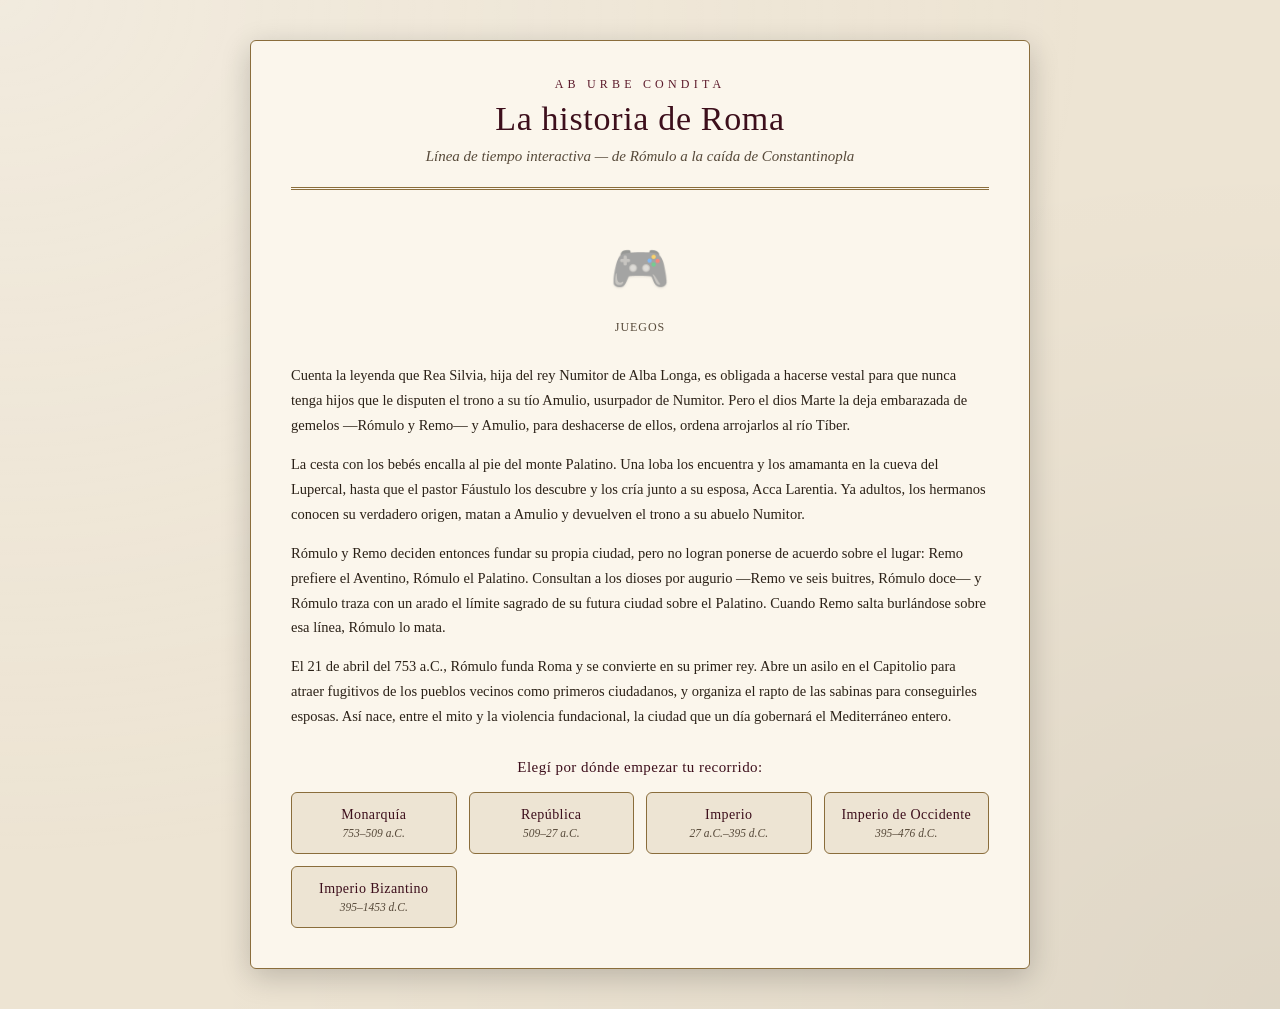
<file: index.html>
<!DOCTYPE html>
<html lang="es">
<head>
<meta charset="UTF-8">
<meta name="viewport" content="width=device-width, initial-scale=1.0">
<title>La historia de Roma</title>
<link rel="stylesheet" href="css/estilos.css?v=123">
</head>
<body>
<div class="start-screen" id="startScreen">
  <div class="start-box">
    <p class="start-eyebrow">Ab urbe condita</p>
    <h1 class="start-title">La historia de Roma</h1>
    <p class="start-subtitle">Línea de tiempo interactiva — de Rómulo a la caída de Constantinopla</p>

    <div class="title-row games-row">
      <button class="top-btn games" id="startJuegosBtn" aria-haspopup="true" aria-expanded="false">
        <span class="top-btn-emoji" aria-hidden="true">🎮</span>
        <span class="top-btn-label">Juegos</span>
      </button>
    </div>
    <div class="romandle-links" id="startJuegosMenu">
      <a class="romandle-link" href="romandle.html">🎲 Jugar Romandle — adiviná al emperador</a>
      <a class="romandle-link" href="imperator.html">❓ Guess the Imperator — adiviná con preguntas</a>
      <a class="romandle-link" href="grid.html">🔳 Grid Imperial — completá la grilla 3×3</a>
      <a class="romandle-link" href="silueta.html">🗺️ Silueta Imperial — adiviná la provincia</a>
      <a class="romandle-link" href="silueta-oculta.html">🕶️ Silueta Oculta — adiviná al emperador oculto</a>
      <a class="romandle-link" href="secuencia.html">📜 Secuencia Imperial — ordená los hechos históricos</a>
      <a class="romandle-link" href="orbita.html">🪐 Órbita Romana — adiviná al emperador con pistas</a>
      <a class="romandle-link" href="legion.html">🦅 La Legión — adiviná la legión por su emblema</a>
      <a class="romandle-link" href="mas-o-menos.html">📈 Más o Menos Años — racha de más o menos</a>
      <a class="romandle-link" href="guerra.html">⚔️ La Guerra — adiviná la guerra romana</a>
    </div>

    <div class="start-story">
      <div class="start-story-text">
        <p>Cuenta la leyenda que Rea Silvia, hija del rey Numitor de Alba Longa, es obligada a hacerse
        vestal para que nunca tenga hijos que le disputen el trono a su tío Amulio, usurpador de Numitor.
        Pero el dios Marte la deja embarazada de gemelos —Rómulo y Remo— y Amulio, para deshacerse de ellos,
        ordena arrojarlos al río Tíber.</p>

        <p>La cesta con los bebés encalla al pie del monte Palatino. Una loba los encuentra y los amamanta
        en la cueva del Lupercal, hasta que el pastor Fáustulo los descubre y los cría junto a su esposa,
        Acca Larentia. Ya adultos, los hermanos conocen su verdadero origen, matan a Amulio y devuelven el
        trono a su abuelo Numitor.</p>

        <p>Rómulo y Remo deciden entonces fundar su propia ciudad, pero no logran ponerse de acuerdo sobre
        el lugar: Remo prefiere el Aventino, Rómulo el Palatino. Consultan a los dioses por augurio —Remo ve
        seis buitres, Rómulo doce— y Rómulo traza con un arado el límite sagrado de su futura ciudad sobre
        el Palatino. Cuando Remo salta burlándose sobre esa línea, Rómulo lo mata.</p>

        <p>El 21 de abril del 753 a.C., Rómulo funda Roma y se convierte en su primer rey. Abre un asilo en
        el Capitolio para atraer fugitivos de los pueblos vecinos como primeros ciudadanos, y organiza el
        rapto de las sabinas para conseguirles esposas. Así nace, entre el mito y la violencia fundacional,
        la ciudad que un día gobernará el Mediterráneo entero.</p>
      </div>
    </div>

    <p class="start-cta">Elegí por dónde empezar tu recorrido:</p>
    <div class="start-choices" id="startChoices">
      <button class="start-choice" data-era="monarquia">
        <span class="start-choice-title">Monarquía</span>
        <span class="start-choice-sub">753–509 a.C.</span>
      </button>
      <button class="start-choice" data-era="republica">
        <span class="start-choice-title">República</span>
        <span class="start-choice-sub">509–27 a.C.</span>
      </button>
      <button class="start-choice" data-era="imperio">
        <span class="start-choice-title">Imperio</span>
        <span class="start-choice-sub">27 a.C.–395 d.C.</span>
      </button>
      <button class="start-choice" data-era="occidente">
        <span class="start-choice-title">Imperio de Occidente</span>
        <span class="start-choice-sub">395–476 d.C.</span>
      </button>
      <button class="start-choice" data-era="bizantino">
        <span class="start-choice-title">Imperio Bizantino</span>
        <span class="start-choice-sub">395–1453 d.C.</span>
      </button>
    </div>
  </div>
</div>

<div class="wrap" id="mainWrap" style="display:none;">
  <div class="header-flanked">
    <img class="header-flank-icon admin-icon" id="adminBtn" src="assets/img/administracion.webp?v=2" alt="Edificio de gobierno — tocar para ver la historia de la administración romana" tabindex="0" role="button" aria-haspopup="dialog">
    <img class="header-flank-icon estandarte-icon" id="estandarteBtn" src="assets/img/Estandarte.png" alt="Estandarte de la legión romana con el águila de Júpiter — tocar para ver la historia del águila legionaria" tabindex="0" role="button" aria-haspopup="dialog">
    <img class="header-flank-icon economia-icon" id="economiaBtn" src="assets/img/Economia.png" alt="Moneda y gráfico de crecimiento — tocar para ver la historia de la economía romana y sus rutas comerciales" tabindex="0" role="button" aria-haspopup="dialog">
    <img class="header-flank-icon politica-icon" id="politicaBtn" src="assets/img/Politica.png" alt="Oradores en atriles con banderas de facción — tocar para ver la historia de la política romana" tabindex="0" role="button" aria-haspopup="dialog">
    <header>
      <p class="subtitle">Línea de tiempo interactiva — de Rómulo a la caída de Constantinopla</p>
      <p class="eyebrow" id="backToStartBtn" tabindex="0" role="button" title="Volver a la pantalla de inicio">Ab urbe condita</p>
      <div class="title-row">
        <button class="top-btn spqr" id="spqrBtn">
          <img src="assets/img/spqr-aguila.png" alt="Águila de Júpiter, símbolo de Roma">
          <span class="top-btn-label">SPQR</span>
        </button>
        <span class="title-divider"></span>
        <button class="top-btn occ" data-era="occidente">
          <img src="assets/img/estandarte-occidente.jpg" alt="Estandarte del Imperio Romano de Occidente">
          <span class="top-btn-label">Imperio de Occidente</span>
        </button>
        <span class="title-divider"></span>
        <button class="top-btn byz" data-era="bizantino">
          <img src="assets/img/aguila-bicefala.png" alt="Águila bicéfala, símbolo del Imperio Bizantino">
          <span class="top-btn-label">Imperio Bizantino</span>
        </button>
      </div>
    </header>
    <img class="header-flank-icon cruz-icon" id="cruzBtn" src="assets/img/cruz.png" alt="Cruz cristiana — tocar para ver la historia del cristianismo en Roma" tabindex="0" role="button" aria-haspopup="dialog">
    <img class="header-flank-icon pagan-icon" id="paganBtn" src="assets/img/aquila.png" alt="Águila de Júpiter — tocar para ver un resumen del paganismo en Roma" tabindex="0" role="button" aria-haspopup="dialog">
  </div>

  <div class="modal-overlay" id="cruzModalOverlay">
    <div class="modal-box" id="cruzModalBox" role="dialog" aria-modal="true" aria-labelledby="cruzModalTitle">
      <button class="modal-close" id="cruzModalClose" aria-label="Cerrar">✕</button>
      <h3 id="cruzModalTitle">✝ El cristianismo en Roma</h3>
      <div class="modal-body">
        <div class="modal-row roman-only">
          <p><strong>Orígenes y persecuciones (s. I–III d.C.):</strong> el cristianismo surge en Judea bajo Tiberio y se
          expande por el Mediterráneo gracias a la <em>Pax Romana</em> y a las redes comerciales del Imperio. Al negarse
          a rendir culto al emperador, los cristianos son vistos como una amenaza para la unidad religiosa del Estado.
          Nerón los culpa del incendio de Roma en el 64 d.C.; siguen persecuciones bajo Domiciano, Decio, Valeriano y,
          la más dura de todas, la <strong>Gran Persecución de Diocleciano</strong> (303–311 d.C.).</p>
          <figure class="modal-figure-group">
            <img class="modal-figure" src="assets/img/diocleciano.jfif" alt="Diocleciano">
            <figcaption>Diocleciano</figcaption>
          </figure>
        </div>

        <div class="modal-row roman-only">
          <figure class="modal-figure-group">
            <img class="modal-figure" src="assets/img/Constantino el Grande.png" alt="Constantino el Grande">
            <figcaption>Constantino el Grande</figcaption>
          </figure>
          <p><strong>Tolerancia y legalización (s. IV d.C.):</strong> en el 311, el emperador Galerio publica un edicto
          de tolerancia en su lecho de muerte. En el 313, Constantino I y Licinio firman el
          <strong>Edicto de Milán</strong>, que otorga libertad de culto a los cristianos en todo el Imperio.
          Constantino, tras su victoria en el Puente Milvio (312 d.C.) bajo el signo <em>"in hoc signo vinces"</em>.
          <span class="latin-trans">("Con este signo vencerás")</span>
          Así, se convierte en el gran protector de la nueva fe.</p>
        </div>

        <p class="roman-only"><strong>Concilios y unidad doctrinal:</strong> en el 325 d.C., Constantino convoca el
        <strong>Concilio de Nicea</strong> para resolver la controversia arriana y fijar el Credo niceno. Nuevos
        concilios (Constantinopla 381, Éfeso 431, Calcedonia 451) siguen definiendo la doctrina cristiana.</p>

        <div class="modal-row roman-only">
          <figure class="modal-figure-group">
            <img class="modal-figure" src="assets/img/Teodosio el Grande.jfif" alt="Teodosio el Grande">
            <figcaption>Teodosio el Grande</figcaption>
          </figure>
          <p><strong>Religión de Estado (380 d.C.):</strong> con el <strong>Edicto de Tesalónica</strong>, Teodosio I
          proclama al cristianismo niceno como religión oficial del Imperio Romano. Poco después se prohíben los cultos
          paganos y se cierran templos como el Serapeum de Alejandría (391 d.C.).</p>
        </div>

        <div class="modal-row byz-only">
          <p><strong>Legado en Oriente:</strong> tras la caída de Roma en el 476 d.C., el cristianismo ortodoxo
          permanece como pilar del Imperio Bizantino, con el emperador como protector de la Iglesia
          (<em>cesaropapismo</em>) y Constantinopla como su gran centro espiritual. La controversia del
          <strong>Iconoclasmo</strong> (726–843 d.C.) sacude al Imperio durante más de un siglo por la veneración
          de íconos religiosos, hasta que el "Triunfo de la Ortodoxia" restaura definitivamente su culto. La
          distancia cada vez mayor con Roma en materia de autoridad papal, liturgia y teología estalla en el
          <strong>Cisma de Oriente y Occidente</strong> (1054 d.C.), que separa para siempre a las Iglesias católica
          y ortodoxa. Misioneros como Cirilo y Metodio llevan la fe ortodoxa —y un alfabeto propio, el cirílico— a
          los pueblos eslavos, extendiendo el legado religioso de Bizancio mucho más allá de su caída en 1453.</p>
          <img class="modal-figure" src="assets/img/cruz ortodoxa.png" alt="Cruz ortodoxa">
        </div>

        <p class="occ-only"><strong>El cristianismo en Occidente:</strong> los pueblos bárbaros que se asientan en
        el Imperio —visigodos, vándalos, ostrogodos— ya son mayoritariamente cristianos, pero de credo
        <strong>arriano</strong> (niegan la plena divinidad de Cristo), lo que los enfrenta religiosamente con la
        población romana nicena a la que gobiernan. En Hipona, el obispo <strong>Agustín</strong> escribe
        <em>La Ciudad de Dios</em> (413–426 d.C.) para responder a quienes culpan al cristianismo por el saqueo de
        Roma de Alarico en el 410. El papa <strong>León I</strong> gana enorme prestigio al persuadir, según la
        tradición, a Atila de no marchar sobre Roma en el 452, y al negociar sin éxito con el vándalo Genserico en
        el 455 para limitar el saqueo de la ciudad: con el poder imperial desmoronándose, el obispo de Roma
        empieza a llenar el vacío de autoridad en Occidente.</p>
      </div>
    </div>
  </div>

  <div class="modal-overlay" id="estandarteModalOverlay">
    <div class="modal-box" id="estandarteModalBox" role="dialog" aria-modal="true" aria-labelledby="estandarteModalTitle">
      <button class="modal-close" id="estandarteModalClose" aria-label="Cerrar">✕</button>
      <h3 id="estandarteModalTitle">🦅 El águila de la legión</h3>
      <div class="modal-body">
        <p class="roman-only"><strong>Antes de Mario (siglo IV–II a.C.):</strong> cada manípulo de la legión llevaba su propio
        <em>signum</em>, coronado por la figura de un animal — el lobo, el minotauro, el caballo, el jabalí o el
        águila — que servía de punto de referencia en la batalla y de objeto de culto para sus soldados.</p>

        <div class="modal-row roman-only">
          <p><strong>La reforma de Mario (104 a.C.):</strong> el cónsul Cayo Mario unifica los estandartes de la
          legión bajo un único símbolo, el <em>aquila</em> de plata (más tarde de oro), portado por el
          <em>aquilifer</em>, el abanderado de mayor rango entre los suboficiales. El águila se convierte en el
          alma de la legión: se le rinden honores casi religiosos y su pérdida es la mayor deshonra posible.</p>
          <figure class="modal-figure-group">
            <img class="modal-figure" src="assets/img/retratos/retrato-129.jpg" alt="Cayo Mario">
            <figcaption>Cayo Mario</figcaption>
          </figure>
        </div>

        <div class="modal-row roman-only">
          <figure class="modal-figure-group">
            <img class="modal-figure" src="assets/img/retratos/retrato-132.jpg" alt="Marco Licinio Craso">
            <figcaption>Marco Licinio Craso</figcaption>
          </figure>
          <p><strong>Carrhae (53 a.C.) y Teutoburgo (9 d.C.):</strong> Marco Licinio Craso pierde tres águilas
          ante los partos en el desastre de Carrhae. Más de medio siglo después, tres legiones enteras — la XVII,
          la XVIII y la XIX — son aniquiladas junto a sus estandartes por los germanos de Arminio en el bosque de
          Teutoburgo, la peor derrota militar del Alto Imperio: esas legiones nunca vuelven a existir.</p>
        </div>

        <div class="modal-row roman-only">
          <p><strong>La recuperación (20 a.C. – 41 d.C.):</strong> Augusto obtiene por vía diplomática la
          devolución de las águilas de Craso en el 20 a.C. y lo celebra como un gran triunfo, acuñando monedas
          con la leyenda <em>SIGNIS RECEPTIS</em> ("estandartes recuperados") y erigiendo un templo a Marte Ultor
          para guardarlas. De las águilas perdidas en Teutoburgo, Germánico recupera dos entre el 15 y el 16 d.C.;
          la tercera solo se recobra en el 41 d.C., bajo Claudio.</p>
          <figure class="modal-figure-group">
            <img class="modal-figure" src="assets/img/retratos/retrato-14.jpg" alt="Augusto">
            <figcaption>Augusto</figcaption>
          </figure>
        </div>

        <p class="byz-only"><strong>El fin de la legión y el ejército bizantino:</strong> las reformas de Diocleciano y Constantino
        (fines del s. III–IV d.C.) dividen el ejército en tropas fronterizas (<em>limitanei</em>) y un ejército de
        campaña móvil (<em>comitatenses</em>), y la vieja legión de seis mil hombres con su águila de plata se
        disuelve en unidades mucho más chicas y flexibles — hacia el siglo VI la palabra <em>legio</em> ya no
        describe nada parecido a las legiones de César o Trajano.</p>

        <p class="byz-only">En Oriente, tras la caída de Roma, esa transformación sigue un camino propio: el
        <strong>sistema de temas</strong> (<em>themata</em>) convierte a buena parte del ejército en
        soldados-campesinos que reciben tierra a cambio de servicio militar y defienden su propia región bajo el
        mando de un <em>estratego</em>; en el centro, cuerpos profesionales de élite (<em>tagmata</em>) protegen al
        emperador y Constantinopla; la caballería pesada acorazada (<em>catafractos</em>), inspirada en los persas,
        reemplaza a la infantería como el arma decisiva de los campos de batalla bizantinos; y hacia el siglo XI,
        ante la escasez de reclutas propios, hasta mercenarios extranjeros —normandos, rusos y, más tarde, turcos—
        llenan las filas, siendo la <strong>Guardia Varega</strong> (nórdicos y anglosajones armados con hachas de
        doble filo) la escolta personal del emperador. El viejo estandarte del águila de plata desaparece: en su
        lugar, los ejércitos bizantinos marchan bajo el <em>lábaro</em> con el <em>chi-rho</em> cristiano y los
        íconos de la Virgen y los santos — un ejército que ya piensa y combate como bizantino, no como romano.</p>

        <figure class="legiones-figure byz-only">
          <p class="figure-subtitle">El ejército bizantino</p>
          <img class="legiones-img" src="assets/img/Ejercito Bizantino.png" alt="Estandarte del ejército bizantino" style="max-width:280px;">
        </figure>

        <p class="occ-only"><strong>El ejército de Occidente:</strong> en sus últimas décadas, el ejército
        occidental depende cada vez más de tropas bárbaras federadas (<em>foederati</em>) —visigodos, vándalos,
        ostrogodos, suevos— que sirven bajo sus propios jefes en vez de integrarse como legionarios romanos. La
        frontera entre "romano" y "bárbaro" se borra: generales como <strong>Estilicón</strong> (medio vándalo) o
        <strong>Ricimero</strong> (suevo-visigodo) gobiernan de hecho como reyes en las sombras, al mando de
        ejércitos bárbaros en todo menos el nombre, mientras entronizan y derrocan emperadores títere a su
        antojo.</p>

        <p class="occ-only">La vieja legión prácticamente desaparece de Occidente bastante antes del 476. El
        final no llega con una gran batalla sino casi de forma administrativa: el general bárbaro
        <strong>Odoacro</strong> —al mando de las mismas tropas federadas que debían defender Rávena, amotinadas
        por tierras que nunca recibieron— depone sin más al niño emperador <strong>Rómulo Augústulo</strong> en el
        476 y manda las insignias imperiales a Constantinopla: juzga que Roma ya no necesita un emperador propio.</p>

        <figure class="legiones-figure occ-only">
          <p class="figure-subtitle">El ejército de Occidente</p>
          <img class="legiones-img" src="assets/img/estandarte-occidente.jpg" alt="Estandarte del Imperio Romano de Occidente" style="max-width:280px;">
        </figure>

        <p class="roman-only"><strong>El emblema propio de cada legión:</strong> además de la <em>aquila</em>, común a todas, cada
        legión conservaba un segundo símbolo distintivo — pintado en los escudos, grabado en ladrillos o acuñado
        en sus monedas — heredado de su fundador, su primera campaña o el signo zodiacal bajo el que fue
        reclutada. Estos son los emblemas documentados de las legiones del Alto Imperio:</p>
        <figure class="legiones-figure roman-only">
          <img class="legiones-img" id="legionesImg" src="assets/img/legiones-emblemas.jpg?v=5" alt="Cuadro con los emblemas de las legiones romanas del Alto Imperio — tocar para ampliar" tabindex="0" role="button" aria-haspopup="dialog">
          <figcaption>Tocá la imagen para ampliarla</figcaption>
        </figure>
      </div>
    </div>
  </div>

  <div class="modal-overlay" id="adminModalOverlay">
    <div class="modal-box" id="adminModalBox" role="dialog" aria-modal="true" aria-labelledby="adminModalTitle">
      <button class="modal-close" id="adminModalClose" aria-label="Cerrar">✕</button>
      <h3 id="adminModalTitle">🏛 La administración del Estado romano</h3>
      <div class="modal-body">
        <div class="modal-row roman-only">
          <p><strong>La República y el cursus honorum:</strong> el poder se reparte entre magistraturas anuales y
          colegiadas — cuestores, ediles, pretores y, en la cúspide, los dos cónsules — que todo romano ambicioso
          recorre en orden dentro del <em>cursus honorum</em>. El <strong>Senado</strong>, compuesto por exmagistrados,
          no legisla pero domina la política real a través de su autoridad (<em>auctoritas</em>) sobre finanzas,
          guerra y provincias, mientras las asambleas populares (comitia) votan las leyes y eligen a los magistrados.</p>
          <figure class="modal-figure-group">
            <img class="modal-figure" src="assets/img/retratos/retrato-06.jpg" alt="Servio Tulio">
            <figcaption>Servio Tulio</figcaption>
          </figure>
        </div>

        <p class="roman-only"><strong>La reforma censitaria de Servio Tulio (s. VI a.C.):</strong> ya bajo la Monarquía, el rey Servio
        Tulio organiza a la ciudadanía en clases según su riqueza y crea los <em>comitia centuriata</em>, sentando
        las bases del sistema censal que la República hereda para repartir derechos políticos, impuestos y el
        servicio militar.</p>

        <div class="modal-row roman-only">
          <figure class="modal-figure-group">
            <img class="modal-figure" src="assets/img/retratos/retrato-14.jpg" alt="Augusto">
            <figcaption>Augusto</figcaption>
          </figure>
          <p><strong>El Principado (27 a.C.):</strong> Augusto conserva la fachada republicana pero crea una
          administración paralela al servicio del emperador: divide las provincias en <em>imperiales</em>
          (fronterizas, con ejército, gobernadas por legados suyos) y <em>senatoriales</em> (pacificadas, a cargo de
          procónsules), y arma una burocracia propia de prefectos — el <em>praefectus praetorio</em>, el
          <em>praefectus urbi</em> y el <em>praefectus annonae</em> — apoyada en libertos y caballeros (equites) leales
          a su persona antes que al Senado.</p>
        </div>

        <div class="modal-row roman-only">
          <p><strong>La Tetrarquía de Diocleciano (284 d.C.):</strong> tras la Crisis del Siglo III, Diocleciano
          reconstruye el Estado dividiendo el gobierno entre dos Augustos y dos Césares, multiplica el número de
          provincias — ahora agrupadas en <em>diócesis</em> — y separa el mando civil del militar en cada una, para
          que ningún gobernador vuelva a reunir suficiente poder como para proclamarse emperador.</p>
          <figure class="modal-figure-group">
            <img class="modal-figure" src="assets/img/retratos/retrato-32.jpg" alt="Diocleciano">
            <figcaption>Diocleciano</figcaption>
          </figure>
          <figure class="modal-map-figure">
            <img id="tetrarquiaImg" src="assets/img/tetrarquia-romana.webp?v=2" alt="Mapa de las cuatro prefecturas de la Tetrarquía (Constancio, Maximiano, Galerio y Diocleciano) con sus diócesis y residencias imperiales — tocar para ampliar" tabindex="0" role="button" aria-haspopup="dialog">
            <figcaption>Las cuatro prefecturas de la Tetrarquía</figcaption>
          </figure>
        </div>

        <p class="byz-only"><strong>La administración bizantina:</strong> el Imperio de Oriente reorganiza el Estado
        por completo con el <strong>sistema de temas</strong> (<em>themata</em>), grandes distritos donde un único
        <em>estratego</em> reúne el mando militar y el civil bajo control directo del emperador, la respuesta
        bizantina a siglos de invasiones que exigían reaccionar rápido en cada frontera. Justiniano I manda
        compilar el <em>Corpus Iuris Civilis</em> (529–534 d.C.), la gran codificación que ordena de una vez las
        leyes romanas dispersas de siglos y se vuelve la base del derecho civil europeo hasta hoy. Una burocracia
        palaciega enorme, meticulosa y organizada en un rígido sistema de rangos y títulos honoríficos termina
        dando origen a la palabra "bizantino" como sinónimo, todavía hoy, de trámite excesivamente complicado.</p>

        <p class="occ-only"><strong>La administración del Imperio de Occidente:</strong> en sus últimas décadas el
        control central se desmorona provincia por provincia: tratados de asentamiento (<em>foederati</em>) ceden
        tierras enteras en la Galia, Hispania y África a pueblos bárbaros a cambio de una lealtad cada vez más
        nominal. La corte imperial se muda a Rávena en el 402, protegida por sus pantanos, mientras el poder real
        queda en manos de generalísimos (<em>magister militum</em>) como Estilicón, Aecio o Ricimero, que
        entronizan y deponen emperadores niños o títere a voluntad. Para el 476, el aparato administrativo
        occidental ya se disolvió en un mosaico de reinos bárbaros —visigodo, vándalo, ostrogodo, franco— que
        conservan formas romanas pero ya no responden a Roma.</p>

        <figure class="legiones-figure roman-only">
          <p class="figure-subtitle">Provincias romanas y sus tipos</p>
          <img class="legiones-img" id="provinciasImg" src="assets/img/provincias-imperio.webp" alt="Mapa del Imperio romano en 117 d.C. con sus provincias senatoriales, imperiales y los estados satélites — tocar para ampliar" tabindex="0" role="button" aria-haspopup="dialog">
          <figcaption>Tocá la imagen para ampliarla</figcaption>
        </figure>
      </div>
    </div>
  </div>

  <div class="modal-overlay" id="paganModalOverlay">
    <div class="modal-box" id="paganModalBox" role="dialog" aria-modal="true" aria-labelledby="paganModalTitle">
      <button class="modal-close" id="paganModalClose" aria-label="Cerrar">✕</button>
      <h3 id="paganModalTitle">⚡ El paganismo romano</h3>
      <div class="modal-body">
        <p><strong>Un politeísmo cívico:</strong> los romanos veneran a una amplia familia de dioses antropomorfos
        que, por <em>interpretatio graeca</em>, se identifican con los griegos — Júpiter con Zeus, Juno con Hera,
        Minerva con Atenea — encabezados por la <strong>Tríada Capitolina</strong> (Júpiter, Juno y Minerva), a la
        que se suman Marte, Venus, Neptuno y decenas de divinidades menores. La relación con ellos es ante todo
        contractual: <em>do ut des</em> <span class="latin-trans">("doy para que des")</span>, un intercambio de
        ofrendas por favores.</p>

        <div class="modal-row">
          <figure class="modal-figure-group">
            <img class="modal-figure" src="assets/img/retratos/retrato-02.jpg" alt="Numa Pompilio">
            <figcaption>Numa Pompilio</figcaption>
          </figure>
          <p><strong>Religión de Estado:</strong> el rey Numa Pompilio funda el andamiaje institucional que dura
          toda la historia romana: el <em>pontifex maximus</em> y su colegio de pontífices custodian el calendario
          y los ritos oficiales, los augures interpretan la voluntad divina en el vuelo de las aves, y las vírgenes
          vestales mantienen encendido el fuego sagrado de Vesta, garantía simbólica de la continuidad de Roma.</p>
        </div>

        <p><strong>Culto doméstico:</strong> en cada hogar, el <em>paterfamilias</em> oficia de sacerdote ante los
        <strong>Lares</strong> y <strong>Penates</strong>, dioses protectores de la familia y la despensa, y ante el
        <em>Genio</em>, el espíritu propio de cada varón que se venera en vida. Es una religión sin dogma ni libro
        sagrado: lo que cuenta es el ritual correcto, no la creencia interior.</p>

        <p><strong>Culto imperial:</strong> con Augusto, el emperador se asocia en vida a su <em>Genio</em> y, tras
        la muerte, el Senado puede divinizarlo formalmente (<em>consecratio</em>), sumando un nuevo <em>divus</em>
        al panteón y reforzando la lealtad política a través de la religión.</p>

        <p><strong>El ocaso:</strong> el breve intento de Juliano el Apóstata de restaurar los cultos tradicionales
        (361–363 d.C.) no revierte el avance del cristianismo, y en el 391 d.C. Teodosio I prohíbe por ley todo
        culto pagano, cerrando templos y apagando, tras más de mil años, el fuego de Vesta.</p>
      </div>
    </div>
  </div>

  <div class="modal-overlay" id="economiaModalOverlay">
    <div class="modal-box" id="economiaModalBox" role="dialog" aria-modal="true" aria-labelledby="economiaModalTitle">
      <button class="modal-close" id="economiaModalClose" aria-label="Cerrar">✕</button>
      <h3 id="economiaModalTitle">💰 La economía romana</h3>
      <div class="modal-body">
        <p class="roman-only"><strong>La agricultura, motor principal:</strong> la inmensa mayoría de la población vive del campo.
        Las conquistas alimentan grandes <em>latifundios</em> trabajados por mano de obra esclava, mientras Egipto
        y el norte de África se convierten en el granero del Imperio, sosteniendo la <em>annona</em>, el reparto
        gratuito o subsidiado de trigo a la plebe de Roma.</p>

        <p class="roman-only"><strong>Comercio y moneda:</strong> el Mediterráneo —el <em>mare nostrum</em>— funciona como una gran
        autopista de agua por la que circulan aceite, vino, grano, textiles, mármol y hasta especias llegadas desde
        la India. Una moneda imperial única, el <em>denario</em> y luego el <em>sestercio</em>, respaldada por el
        Estado, permite comerciar a la misma escala desde Britania hasta Siria; puertos como Ostia y gremios de
        mercaderes (<em>collegia</em>) organizan ese tráfico constante de mercancías.</p>

        <p class="roman-only"><strong>Impuestos y fisco:</strong> las provincias pagan el <em>tributum</em> sobre la tierra y las
        personas, y aduanas internas (<em>portoria</em>) gravan el paso de mercancías entre regiones. En la
        República estos cobros se arriendan a particulares, los <em>publicani</em>; con el Imperio, procuradores
        al servicio directo del emperador toman su lugar, financiando así al ejército y a las grandes obras
        públicas.</p>

        <div class="modal-row roman-only">
          <p><strong>Las rutas del Imperio:</strong> más de 80.000 km de calzadas empedradas —pensadas primero
          para mover legiones con rapidez a cualquier frontera— terminan siendo el sistema circulatorio de toda
          la economía y la administración. Estaciones de posta (<em>mansiones</em> y <em>mutationes</em>) jalonan
          el camino, y el <em>cursus publicus</em> creado por Augusto permite relevar caballos y mensajeros para
          que una orden o una noticia cruce el Imperio en pocos días. Todas parten, simbólicamente, del
          <em>Miliario de Oro</em> en el Foro de Roma: de ahí la idea de que "todos los caminos llevan a Roma".</p>
        </div>

        <figure class="legiones-figure roman-only">
          <p class="figure-subtitle">Las rutas del Imperio</p>
          <img class="legiones-img" id="carreterasImg" src="assets/img/Carreteras.webp" alt="Mapa de la red de calzadas romanas que conectaba Roma con las provincias del Imperio — tocar para ampliar" tabindex="0" role="button" aria-haspopup="dialog">
          <figcaption>Tocá la imagen para ampliarla</figcaption>
        </figure>

        <p class="byz-only"><strong>La economía bizantina:</strong> el <em>sólido</em> de oro acuñado por Constantino se mantiene
        casi sin devaluarse durante casi 700 años, la moneda más confiable del Mediterráneo medieval. Bajo
        Justiniano, dos monjes contrabandean huevos de gusano de seda desde China escondidos en un bastón de
        bambú, rompiendo el monopolio chino y fundando la industria sedera bizantina; el <em>eparca</em> de
        Constantinopla regula de cerca los gremios de artesanos y comerciantes, y la ciudad —bisagra entre Europa
        y Asia— domina el comercio del Mediterráneo oriental durante siglos. Ese dominio se quiebra recién con la
        Cuarta Cruzada (1204): el saqueo de Constantinopla deja el comercio mediterráneo en manos de Venecia y
        Génova, y el Imperio ya no vuelve a controlar sus propias rutas comerciales.</p>

        <p class="occ-only"><strong>La economía del Imperio de Occidente:</strong> la base fiscal se encoge sin
        parar a medida que provincias enteras se ceden o se pierden ante los bárbaros, y ciudades que dependían
        del grano africano pasan hambre cuando los vándalos toman Cartago en el 439 y cortan ese suministro. Los
        grandes terratenientes se repliegan a villas fortificadas y autosuficientes que ya casi no comercian con
        el exterior —el germen del futuro sistema feudal—, mientras las ciudades occidentales, sin el flujo de
        impuestos y mercancías que las sostenía, se achican drásticamente frente al campo. Cuando cae Rómulo
        Augústulo en el 476, la economía monetaria y urbana del Imperio ya lleva décadas retrocediendo hacia una
        subsistencia rural que anticipa la Alta Edad Media.</p>
      </div>
    </div>
  </div>

  <div class="modal-overlay lightbox-overlay" id="carreterasLightboxOverlay">
    <div class="lightbox-content">
      <button class="modal-close" id="carreterasLightboxClose" aria-label="Cerrar">✕</button>
      <img src="assets/img/Carreteras.webp" alt="Mapa de la red de calzadas romanas que conectaba Roma con las provincias del Imperio">
    </div>
  </div>

  <div class="modal-overlay" id="politicaModalOverlay">
    <div class="modal-box" id="politicaModalBox" role="dialog" aria-modal="true" aria-labelledby="politicaModalTitle">
      <button class="modal-close" id="politicaModalClose" aria-label="Cerrar">✕</button>
      <h3 id="politicaModalTitle">👑 La política romana</h3>
      <div class="modal-body">
        <p class="roman-only"><strong>Patricios y plebeyos:</strong> la Roma temprana vive tironeada por el <em>conflicto de los
        órdenes</em>: los plebeyos se retiran en bloque de la ciudad (<em>secessio plebis</em>) para forzar
        concesiones, y así arrancan el <strong>tribunado de la plebe</strong>, con poder de veto (<em>intercessio</em>)
        y sus personas declaradas sacrosantas. Las Doce Tablas (450 a.C.) fijan por escrito la ley para todos, y
        la <em>lex Hortensia</em> (287 a.C.) termina de igualar el peso político al dar fuerza de ley a los
        plebiscitos incluso sin aval del Senado.</p>

        <p class="roman-only"><strong>Populares y optimates:</strong> hacia el final de la República, la política se parte en dos
        corrientes: los <em>optimates</em>, que defienden el peso tradicional del Senado, y los <em>populares</em>,
        que buscan apoyo directo en las asambleas. La reforma agraria de los hermanos <strong>Tiberio y Cayo
        Graco</strong> y su asesinato (133 y 121 a.C.) marcan el momento en que la violencia política entra para
        quedarse en la vida pública romana.</p>

        <p class="roman-only"><strong>De Sila a César:</strong> Sila marcha sobre Roma con su propio ejército y purga a sus rivales
        con listas de proscripción, un precedente que normaliza el uso de la fuerza para ganar el poder. Décadas
        después, el <strong>primer triunvirato</strong> —César, Pompeyo y Craso— se reparte el control del Estado
        por fuera de los cauces legales; César cruza el Rubicón en el 49 a.C. desatando la guerra civil, y es
        asesinado por un grupo de senadores en los Idus de Marzo del 44 a.C., el último intento de salvar la
        República por la fuerza.</p>

        <p class="roman-only"><strong>El segundo triunvirato y el fin de la República:</strong> Octavio, Marco Antonio y Lépido
        vuelven a repartirse el poder y a purgar opositores, hasta que la victoria de Octavio sobre Antonio y
        Cleopatra en Accio (31 a.C.) lo deja como único dueño del Estado: al año siguiente el Senado le concede
        el título de <strong>Augusto</strong>, y la República queda enterrada bajo la fachada del Principado.</p>

        <p class="roman-only"><strong>El juego político del Imperio:</strong> bajo los emperadores, la política real ya no se
        decide en el foro sino en la lealtad del ejército y de la Guardia Pretoriana. El Año de los Cuatro
        Emperadores (69 d.C.) y la subasta pública del trono por los pretorianos (193 d.C.) muestran lo frágil
        que sigue siendo una sucesión imperial que nunca llega a fijarse por ley.</p>

        <p class="byz-only"><strong>Bizancio, política de palacio:</strong> en Oriente el poder se juega puertas adentro de la
        corte: eunucos en los cargos más altos por no poder fundar una dinastía propia, matrimonios dinásticos
        para legitimar a un usurpador, y la "nacida en púrpura" como marca de legitimidad. Cegar a un rival
        reemplaza a la ejecución como forma de apartarlo del trono sin cometer el pecado cristiano de matar a un
        emperador ungido. Motines como el de Nika (532 d.C.), que casi le cuesta el trono a Justiniano, o
        conjuras palaciegas como la que lleva a Basilio I al poder (867 d.C.) muestran lo brutal e inestable que
        sigue siendo la sucesión imperial hasta el final mismo del Imperio.</p>

        <p class="occ-only"><strong>Occidente, el poder detrás del trono:</strong> en sus últimas décadas, la
        política occidental la manejan generalísimos bárbaros o semibárbaros que gobiernan en nombre de
        emperadores niños o títere: Estilicón como regente de Honorio, después Aecio —"el último de los
        romanos", vencedor de Atila en los Campos Cataláunicos (451 d.C.)— y por último Ricimero, que en apenas
        15 años entroniza y derroca a nueve emperadores distintos según le convenga. Todo el sistema colapsa
        cuando las propias tropas bárbaras de Orestes, hartas de no recibir las tierras prometidas, se amotinan
        bajo Odoacro y deponen a Rómulo Augústulo en el 476 sin siquiera nombrar un reemplazo: el Imperio de
        Occidente no termina en una gran batalla, sino con un encogimiento de hombros administrativo.</p>
      </div>
    </div>
  </div>

  <div class="modal-overlay lightbox-overlay" id="provinciasLightboxOverlay">
    <div class="lightbox-content">
      <button class="modal-close" id="provinciasLightboxClose" aria-label="Cerrar">✕</button>
      <img src="assets/img/provincias-imperio.webp" alt="Mapa del Imperio romano en 117 d.C. con sus provincias senatoriales, imperiales y los estados satélites">
    </div>
  </div>

  <div class="modal-overlay lightbox-overlay" id="tetrarquiaLightboxOverlay">
    <div class="lightbox-content">
      <button class="modal-close" id="tetrarquiaLightboxClose" aria-label="Cerrar">✕</button>
      <img src="assets/img/tetrarquia-romana.webp?v=2" alt="Mapa de las cuatro prefecturas de la Tetrarquía (Constancio, Maximiano, Galerio y Diocleciano) con sus diócesis y residencias imperiales">
    </div>
  </div>

  <div class="modal-overlay lightbox-overlay" id="legionesLightboxOverlay">
    <div class="lightbox-content">
      <button class="modal-close" id="legionesLightboxClose" aria-label="Cerrar">✕</button>
      <img src="assets/img/legiones-emblemas.jpg?v=5" alt="Cuadro con los emblemas de las legiones romanas del Alto Imperio">
    </div>
  </div>

  <details class="conflicts-box" id="conflictsBox">
    <summary>⚔ Conflictos bélicos de Roma (753 a.C. – 395 d.C.)</summary>
    <div class="conflicts-inner">
      <div class="conflicts-era" data-era="monarquia">
      <h4>Monarquía (753–509 a.C.)</h4>
      <table class="conflicts-table">
        <tr><th>Conflicto</th><th>Inicio</th><th>Fin</th><th>Ganancia territorial</th></tr>
        <tr><td>Guerra contra los sabinos (rapto de las sabinas)</td><td class="years">750 a.C.</td><td class="years">750 a.C.</td><td>Fusión de comunidades; sin anexión formal</td></tr>
        <tr><td>Guerra contra Alba Longa (Horacios y Curiacios)</td><td class="years">673 a.C.</td><td class="years">673 a.C.</td><td>Destrucción de Alba Longa; su población trasladada a Roma</td></tr>
        <tr><td>Guerras contra los pueblos latinos (Anco Marcio)</td><td class="years">642 a.C.</td><td class="years">617 a.C.</td><td>Territorio hasta la desembocadura del Tíber; fundación de Ostia</td></tr>
        <tr><td>Guerras contra etruscos y sabinos (últimos reyes)</td><td class="years">616 a.C.</td><td class="years">509 a.C.</td><td>Consolidación del Lacio bajo dominio romano</td></tr>
      </table>
      </div>

      <div class="conflicts-era" data-era="republica">
      <h4>República (509–27 a.C.)</h4>
      <table class="conflicts-table">
        <tr><th>Conflicto</th><th>Inicio</th><th>Fin</th><th>Ganancia territorial</th></tr>
        <tr><td>Guerra contra Clusium (Lars Porsena)</td><td class="years">508 a.C.</td><td class="years">507 a.C.</td><td>Ninguna; Roma mantiene su independencia</td></tr>
        <tr><td>Guerra Latina (primera) — batalla del Lago Regilo</td><td class="years">499 a.C.</td><td class="years">493 a.C.</td><td>Foedus Cassianum: alianza con la Liga Latina</td></tr>
        <tr><td>Guerra contra Veyes (primera fase)</td><td class="years">483 a.C.</td><td class="years">474 a.C.</td><td>Tregua sin cambios territoriales</td></tr>
        <tr><td>Guerra contra Veyes (conquista final)</td><td class="years">406 a.C.</td><td class="years">396 a.C.</td><td>Anexión de Veyes y su territorio en Etruria meridional</td></tr>
        <tr><td>Invasión gala (saqueo de Roma)</td><td class="years">390 a.C.</td><td class="years">390 a.C.</td><td>Pérdida temporal de la ciudad; sin cambio territorial neto</td></tr>
        <tr><td>Primera Guerra Samnita</td><td class="years">343 a.C.</td><td class="years">341 a.C.</td><td>Alianza con Capua; influencia en Campania</td></tr>
        <tr><td>Guerra Latina (segunda, disolución de la Liga)</td><td class="years">340 a.C.</td><td class="years">338 a.C.</td><td>Anexión directa del Lacio; fin de la Liga Latina</td></tr>
        <tr><td>Segunda Guerra Samnita</td><td class="years">327 a.C.</td><td class="years">304 a.C.</td><td>Dominio sobre Samnio y el centro de Italia</td></tr>
        <tr><td>Tercera Guerra Samnita</td><td class="years">298 a.C.</td><td class="years">290 a.C.</td><td>Sometimiento definitivo de samnitas, etruscos, umbros y galos senones</td></tr>
        <tr><td>Guerra Pírrica</td><td class="years">280 a.C.</td><td class="years">275 a.C.</td><td>Conquista de la Magna Grecia (sur de Italia, incluida Tarento)</td></tr>
        <tr><td>Primera Guerra Púnica</td><td class="years">264 a.C.</td><td class="years">241 a.C.</td><td>Sicilia (primera provincia); luego Cerdeña y Córcega (238 a.C.)</td></tr>
        <tr><td>Primera Guerra Ilírica</td><td class="years">229 a.C.</td><td class="years">228 a.C.</td><td>Protectorado sobre la costa dálmata</td></tr>
        <tr><td>Guerra de los galos cisalpinos</td><td class="years">225 a.C.</td><td class="years">222 a.C.</td><td>Conquista de la Galia Cisalpina (norte de Italia)</td></tr>
        <tr><td>Segunda Guerra Púnica</td><td class="years">218 a.C.</td><td class="years">201 a.C.</td><td>Hispania (arrebatada a Cartago); Cartago pierde su flota y su imperio</td></tr>
        <tr><td>Segunda Guerra Macedónica</td><td class="years">200 a.C.</td><td class="years">197 a.C.</td><td>"Libertad" de Grecia bajo tutela romana; sin anexión directa aún</td></tr>
        <tr><td>Guerra Siríaca (contra Antíoco III)</td><td class="years">192 a.C.</td><td class="years">188 a.C.</td><td>Paz de Apamea: Antíoco cede Asia Menor (repartida entre Roma, Pérgamo y Rodas)</td></tr>
        <tr><td>Tercera Guerra Macedónica</td><td class="years">171 a.C.</td><td class="years">168 a.C.</td><td>Fin del reino de Macedonia (dividido en cuatro repúblicas clientes)</td></tr>
        <tr><td>Guerras celtibéricas y lusitanas (Viriato, Numancia)</td><td class="years">154 a.C.</td><td class="years">133 a.C.</td><td>Conquista efectiva de gran parte de Hispania</td></tr>
        <tr><td>Cuarta Guerra Macedónica</td><td class="years">150 a.C.</td><td class="years">148 a.C.</td><td>Macedonia anexada como provincia romana</td></tr>
        <tr><td>Tercera Guerra Púnica</td><td class="years">149 a.C.</td><td class="years">146 a.C.</td><td>Destrucción de Cartago; provincia de África</td></tr>
        <tr><td>Guerra Aquea (destrucción de Corinto)</td><td class="years">146 a.C.</td><td class="years">146 a.C.</td><td>Provincia de Acaya (Grecia)</td></tr>
        <tr><td>Guerra de Numancia</td><td class="years">143 a.C.</td><td class="years">133 a.C.</td><td>Consolidación del dominio sobre la Meseta hispana</td></tr>
        <tr><td>Guerra de Aristónico (Pérgamo)</td><td class="years">133 a.C.</td><td class="years">129 a.C.</td><td>Provincia de Asia (antiguo reino de Pérgamo)</td></tr>
        <tr><td>Guerra de Yugurta</td><td class="years">112 a.C.</td><td class="years">105 a.C.</td><td>Numidia dividida; influencia romana reforzada en el norte de África</td></tr>
        <tr><td>Guerra de los Cimbrios y Teutones</td><td class="years">113 a.C.</td><td class="years">101 a.C.</td><td>Ninguna anexión directa; defensa de Italia y la Galia Narbonense</td></tr>
        <tr><td>Guerra Social (itálica)</td><td class="years">91 a.C.</td><td class="years">88 a.C.</td><td>Sin ganancia territorial; ciudadanía romana extendida a los itálicos</td></tr>
        <tr><td>Primera Guerra Mitridática</td><td class="years">89 a.C.</td><td class="years">85 a.C.</td><td>Recuperación de Asia Menor y Grecia</td></tr>
        <tr><td>Guerra contra Sertorio (Hispania)</td><td class="years">80 a.C.</td><td class="years">72 a.C.</td><td>Consolidación del control sobre Hispania</td></tr>
        <tr><td>Tercera Guerra Servil (Espartaco)</td><td class="years">73 a.C.</td><td class="years">71 a.C.</td><td>Ninguna; revuelta de esclavos sofocada en Italia</td></tr>
        <tr><td>Guerra contra los piratas (Pompeyo)</td><td class="years">67 a.C.</td><td class="years">67 a.C.</td><td>Control romano del Mediterráneo</td></tr>
        <tr><td>Tercera Guerra Mitridática</td><td class="years">73 a.C.</td><td class="years">63 a.C.</td><td>Ponto y Bitinia anexados; Siria convertida en provincia (fin del reino seléucida)</td></tr>
        <tr><td>Guerra de las Galias (César)</td><td class="years">58 a.C.</td><td class="years">50 a.C.</td><td>Toda la Galia (Francia, Bélgica actuales) anexada al Imperio</td></tr>
        <tr><td>Guerra Civil de César contra Pompeyo</td><td class="years">49 a.C.</td><td class="years">45 a.C.</td><td>Ninguna; guerra interna por el poder</td></tr>
        <tr><td>Guerra de Alejandría</td><td class="years">48 a.C.</td><td class="years">47 a.C.</td><td>Egipto como reino cliente bajo Cleopatra</td></tr>
        <tr><td>Guerra Civil (Segundo Triunvirato vs. cesaricidas)</td><td class="years">44 a.C.</td><td class="years">42 a.C.</td><td>Ninguna; guerra interna (batalla de Filipos)</td></tr>
        <tr><td>Guerra de Perusia</td><td class="years">41 a.C.</td><td class="years">40 a.C.</td><td>Ninguna; conflicto interno entre triunviros</td></tr>
        <tr><td>Guerra contra Sexto Pompeyo</td><td class="years">42 a.C.</td><td class="years">36 a.C.</td><td>Sicilia recuperada por Octavio</td></tr>
        <tr><td>Guerra final (Octavio vs. Marco Antonio y Cleopatra)</td><td class="years">32 a.C.</td><td class="years">30 a.C.</td><td>Egipto anexado como provincia; fin de la República</td></tr>
      </table>
      </div>

      <div class="conflicts-era" data-era="imperio">
      <h4>Imperio (27 a.C. – 395 d.C.)</h4>
      <table class="conflicts-table">
        <tr><th>Conflicto</th><th>Inicio</th><th>Fin</th><th>Ganancia territorial</th></tr>
        <tr><td>Guerras cántabras (Hispania)</td><td class="years">29 a.C.</td><td class="years">19 a.C.</td><td>Pacificación total de Hispania</td></tr>
        <tr><td>Conquista de los Alpes y Recia</td><td class="years">25 a.C.</td><td class="years">14 a.C.</td><td>Provincias de Recia y los Alpes</td></tr>
        <tr><td>Campañas en Germania (hasta el Elba)</td><td class="years">12 a.C.</td><td class="years">9 d.C.</td><td>Territorio hasta el Elba, perdido tras Teutoburgo</td></tr>
        <tr><td>Desastre de Teutoburgo</td><td class="years">9 d.C.</td><td class="years">9 d.C.</td><td>Pérdida de Germania más allá del Rin</td></tr>
        <tr><td>Conquista de Britania</td><td class="years">43 d.C.</td><td class="years">84 d.C.</td><td>Britania (Inglaterra y Gales) como provincia</td></tr>
        <tr><td>Revuelta judía (primera, destrucción del Templo)</td><td class="years">66 d.C.</td><td class="years">73 d.C.</td><td>Judea consolidada como provincia</td></tr>
        <tr><td>Guerras dácicas de Trajano</td><td class="years">101 d.C.</td><td class="years">106 d.C.</td><td>Provincia de Dacia (actual Rumania)</td></tr>
        <tr><td>Campaña pártica de Trajano</td><td class="years">114 d.C.</td><td class="years">117 d.C.</td><td>Armenia, Mesopotamia y Asiria (abandonadas por Adriano poco después)</td></tr>
        <tr><td>Segunda revuelta judía (Bar Kojba)</td><td class="years">132 d.C.</td><td class="years">136 d.C.</td><td>Judea reorganizada como Siria Palestina; expulsión judía de Jerusalén</td></tr>
        <tr><td>Guerras marcomanas</td><td class="years">166 d.C.</td><td class="years">180 d.C.</td><td>Sin anexión permanente; defensa del Danubio</td></tr>
        <tr><td>Guerra civil (Año de los Cinco Emperadores)</td><td class="years">193 d.C.</td><td class="years">197 d.C.</td><td>Ninguna; conflicto interno</td></tr>
        <tr><td>Campañas párticas de Septimio Severo</td><td class="years">197 d.C.</td><td class="years">198 d.C.</td><td>Mesopotamia septentrional anexada</td></tr>
        <tr><td>Crisis del Siglo III (invasiones y guerras civiles)</td><td class="years">235 d.C.</td><td class="years">284 d.C.</td><td>Pérdidas temporales (Dacia, parte de Germania) y fragmentación (Imperio Galo, Imperio de Palmira), reunificados por Aureliano</td></tr>
        <tr><td>Guerra contra Palmira (Zenobia)</td><td class="years">272 d.C.</td><td class="years">273 d.C.</td><td>Recuperación de Siria, Egipto y Asia Menor</td></tr>
        <tr><td>Guerras de Diocleciano y la Tetrarquía</td><td class="years">296 d.C.</td><td class="years">298 d.C.</td><td>Recuperación de Egipto y frontera persa reforzada</td></tr>
        <tr><td>Guerra civil de Constantino (Puente Milvio)</td><td class="years">312 d.C.</td><td class="years">312 d.C.</td><td>Ninguna; unificación bajo Constantino</td></tr>
        <tr><td>Guerra civil de Constantino contra Licinio</td><td class="years">316 d.C.</td><td class="years">324 d.C.</td><td>Ninguna; reunificación del Imperio bajo un solo emperador</td></tr>
        <tr><td>Batalla de Adrianópolis (contra los godos)</td><td class="years">378 d.C.</td><td class="years">378 d.C.</td><td>Pérdida de control sobre los godos, asentados como foederati en los Balcanes</td></tr>
      </table>
      </div>
    </div>
  </details>

  <details class="conflicts-box" id="civilWarsBox">
    <summary>⚔ Rebeliones y guerras civiles de Roma (753 a.C. – 395 d.C.)</summary>
    <div class="conflicts-inner">
      <div class="conflicts-era" data-era="monarquia">
      <h4>Monarquía (753–509 a.C.)</h4>
      <h5>Rebeliones</h5>
      <table class="conflicts-table">
        <tr><th>Conflicto</th><th>Inicio</th><th>Fin</th><th>Resultado</th></tr>
        <tr><td>Conjura de los hijos de Anco Marcio contra Tarquinio Prisco</td><td class="years">579 a.C.</td><td class="years">579 a.C.</td><td>Tarquinio muere asesinado; le sucede Servio Tulio</td></tr>
        <tr><td>Golpe de Tarquinio el Soberbio y Tulia contra Servio Tulio</td><td class="years">535 a.C.</td><td class="years">535 a.C.</td><td>Servio Tulio asesinado; Tarquinio el Soberbio toma el trono</td></tr>
        <tr><td>Revuelta contra Tarquinio el Soberbio (violación de Lucrecia)</td><td class="years">509 a.C.</td><td class="years">509 a.C.</td><td>Expulsión de los reyes; fin de la Monarquía e inicio de la República</td></tr>
      </table>
      <p class="conflicts-note">No se registran guerras civiles propiamente dichas en este período (sin ejércitos rivales organizados).</p>
      </div>

      <div class="conflicts-era" data-era="republica">
      <h4>República (509–27 a.C.)</h4>
      <h5>Guerras civiles</h5>
      <table class="conflicts-table">
        <tr><th>Conflicto</th><th>Inicio</th><th>Fin</th><th>Resultado</th></tr>
        <tr><td>Primera guerra civil (Mario vs. Sila)</td><td class="years">88 a.C.</td><td class="years">82 a.C.</td><td>Victoria de Sila; dictadura y proscripciones</td></tr>
        <tr><td>Guerra Civil de César contra Pompeyo</td><td class="years">49 a.C.</td><td class="years">45 a.C.</td><td>Victoria de César; dictadura vitalicia</td></tr>
        <tr><td>Guerra Civil (Segundo Triunvirato vs. cesaricidas)</td><td class="years">44 a.C.</td><td class="years">42 a.C.</td><td>Derrota de Bruto y Casio en Filipos</td></tr>
        <tr><td>Guerra contra Sexto Pompeyo</td><td class="years">42 a.C.</td><td class="years">36 a.C.</td><td>Derrota y muerte de Sexto Pompeyo</td></tr>
        <tr><td>Guerra de Perusia</td><td class="years">41 a.C.</td><td class="years">40 a.C.</td><td>Octavio derrota a Lucio Antonio</td></tr>
        <tr><td>Guerra final (Octavio vs. Marco Antonio y Cleopatra)</td><td class="years">32 a.C.</td><td class="years">30 a.C.</td><td>Victoria de Octavio; fin de la República</td></tr>
      </table>
      <h5>Rebeliones</h5>
      <table class="conflicts-table">
        <tr><th>Conflicto</th><th>Inicio</th><th>Fin</th><th>Resultado</th></tr>
        <tr><td>Primera secesión de la plebe</td><td class="years">494 a.C.</td><td class="years">494 a.C.</td><td>Creación del tribunado de la plebe</td></tr>
        <tr><td>Conjura de Espurio Casio (aspiración a la realeza)</td><td class="years">485 a.C.</td><td class="years">485 a.C.</td><td>Casio ejecutado por el Senado</td></tr>
        <tr><td>Segunda secesión de la plebe (caída del Decenvirato)</td><td class="years">449 a.C.</td><td class="years">449 a.C.</td><td>Fin del segundo decenvirato; se confirman las Leyes de las XII Tablas</td></tr>
        <tr><td>Conjura de Espurio Melio (aspiración a la realeza)</td><td class="years">439 a.C.</td><td class="years">439 a.C.</td><td>Melio muerto por orden del dictador Cincinato</td></tr>
        <tr><td>Tercera secesión de la plebe</td><td class="years">342 a.C.</td><td class="years">342 a.C.</td><td>Reformas Genucias; acceso plebeyo garantizado al consulado</td></tr>
        <tr><td>Cuarta secesión de la plebe (Lex Hortensia)</td><td class="years">287 a.C.</td><td class="years">287 a.C.</td><td>Fin del Conflicto de los Órdenes; los plebiscitos obtienen fuerza de ley</td></tr>
        <tr><td>Guerra Social (itálica)</td><td class="years">91 a.C.</td><td class="years">88 a.C.</td><td>Ciudadanía romana extendida a los aliados itálicos</td></tr>
        <tr><td>Conjura de Catilina</td><td class="years">63 a.C.</td><td class="years">62 a.C.</td><td>Conjura descubierta por Cicerón; Catilina muere en batalla</td></tr>
      </table>
      </div>

      <div class="conflicts-era" data-era="imperio">
      <h4>Imperio (27 a.C. – 395 d.C.)</h4>
      <h5>Guerras civiles</h5>
      <table class="conflicts-table">
        <tr><th>Conflicto</th><th>Inicio</th><th>Fin</th><th>Resultado</th></tr>
        <tr><td>Guerra Civil del Año de los Cuatro Emperadores</td><td class="years">68 d.C.</td><td class="years">69 d.C.</td><td>Vespasiano se impone; nueva dinastía Flavia</td></tr>
        <tr><td>Guerra Civil (Año de los Cinco Emperadores)</td><td class="years">193 d.C.</td><td class="years">197 d.C.</td><td>Victoria de Septimio Severo; nueva dinastía Severa</td></tr>
        <tr><td>Crisis del Siglo III (usurpaciones militares)</td><td class="years">235 d.C.</td><td class="years">284 d.C.</td><td>Fragmentación del Imperio; reunificado por Aureliano y Diocleciano</td></tr>
        <tr><td>Guerra Civil de Constantino (Puente Milvio)</td><td class="years">312 d.C.</td><td class="years">312 d.C.</td><td>Constantino derrota a Majencio; control de Occidente</td></tr>
        <tr><td>Guerra Civil de Constantino contra Licinio</td><td class="years">316 d.C.</td><td class="years">324 d.C.</td><td>Constantino reunifica el Imperio bajo su único mando</td></tr>
        <tr><td>Usurpación de Magnencio contra Constancio II</td><td class="years">350 d.C.</td><td class="years">353 d.C.</td><td>Magnencio derrotado; se suicida</td></tr>
        <tr><td>Usurpación de Procopio contra Valente</td><td class="years">365 d.C.</td><td class="years">366 d.C.</td><td>Procopio capturado y ejecutado</td></tr>
        <tr><td>Usurpación de Magno Máximo</td><td class="years">383 d.C.</td><td class="years">388 d.C.</td><td>Derrotado por Teodosio I y ejecutado</td></tr>
        <tr><td>Guerra Civil contra Eugenio (batalla del Frígido)</td><td class="years">392 d.C.</td><td class="years">394 d.C.</td><td>Teodosio I vence; último emperador en gobernar el Imperio unificado</td></tr>
      </table>
      <h5>Rebeliones</h5>
      <table class="conflicts-table">
        <tr><th>Conflicto</th><th>Inicio</th><th>Fin</th><th>Resultado</th></tr>
        <tr><td>Revuelta de Panonia e Ilírico (Bellum Batonianum)</td><td class="years">6 d.C.</td><td class="years">9 d.C.</td><td>Sofocada tras un gran esfuerzo militar; Panonia e Iliria aseguradas</td></tr>
        <tr><td>Motín de las legiones del Rin y Panonia</td><td class="years">14 d.C.</td><td class="years">14 d.C.</td><td>Sofocado por Germánico y Druso; sin cambio de poder</td></tr>
        <tr><td>Conjuración de Sejano</td><td class="years">31 d.C.</td><td class="years">31 d.C.</td><td>Sejano ejecutado por orden de Tiberio</td></tr>
        <tr><td>Revuelta de Escriboniano contra Claudio</td><td class="years">42 d.C.</td><td class="years">42 d.C.</td><td>Sofocada en pocos días; Escriboniano se suicida</td></tr>
        <tr><td>Revuelta de Boudica en Britania</td><td class="years">60 d.C.</td><td class="years">61 d.C.</td><td>Sofocada por Suetonio Paulino</td></tr>
        <tr><td>Conjura de Pisón contra Nerón</td><td class="years">65 d.C.</td><td class="years">65 d.C.</td><td>Conjura descubierta; ejecuciones masivas (incluido Séneca)</td></tr>
        <tr><td>Revuelta de los bátavos (Civilis)</td><td class="years">69 d.C.</td><td class="years">70 d.C.</td><td>Sofocada por Cerial; los bátavos permanecen aliados de Roma</td></tr>
        <tr><td>Revuelta de Saturnino en Germania</td><td class="years">89 d.C.</td><td class="years">89 d.C.</td><td>Sofocada por Domiciano</td></tr>
        <tr><td>Usurpación de Avidio Casio</td><td class="years">175 d.C.</td><td class="years">175 d.C.</td><td>Asesinado por sus propios oficiales</td></tr>
      </table>
      </div>
    </div>
  </details>

  <details class="conflicts-box" id="conflictsBoxOccidente" style="display:none;">
    <summary>⚔ Conflictos bélicos del Imperio de Occidente (395–476 d.C.)</summary>
    <div class="conflicts-inner">
      <h4>Imperio de Occidente (395–476 d.C.)</h4>
      <table class="conflicts-table">
        <tr><th>Conflicto</th><th>Inicio</th><th>Fin</th><th>Ganancia territorial</th></tr>
        <tr><td>Saqueo de Roma por Alarico (visigodos)</td><td class="years">408 d.C.</td><td class="years">410 d.C.</td><td>Pérdida de prestigio; visigodos se asientan luego en Aquitania (418 d.C.)</td></tr>
        <tr><td>Invasión de vándalos, alanos y suevos en Hispania</td><td class="years">409 d.C.</td><td class="years">411 d.C.</td><td>Pérdida de control directo sobre gran parte de Hispania</td></tr>
        <tr><td>Conquista vándala del norte de África</td><td class="years">429 d.C.</td><td class="years">439 d.C.</td><td>Pérdida definitiva de África (incluida Cartago)</td></tr>
        <tr><td>Invasión de Atila y los hunos en la Galia</td><td class="years">451 d.C.</td><td class="years">451 d.C.</td><td>Ninguna pérdida territorial (victoria en los Campos Cataláunicos)</td></tr>
        <tr><td>Saqueo de Roma por Genserico (vándalos)</td><td class="years">455 d.C.</td><td class="years">455 d.C.</td><td>Ninguna anexión; segundo saqueo de la ciudad</td></tr>
        <tr><td>Expedición fallida contra los vándalos</td><td class="years">468 d.C.</td><td class="years">468 d.C.</td><td>Fracaso; pérdida definitiva de esperanzas de recuperar África</td></tr>
        <tr><td>Caída del Imperio de Occidente (Odoacro depone a Rómulo Augústulo)</td><td class="years">476 d.C.</td><td class="years">476 d.C.</td><td>Italia pasa a manos de Odoacro; fin del Imperio de Occidente</td></tr>
      </table>
    </div>
  </details>

  <details class="conflicts-box" id="civilWarsBoxOccidente" style="display:none;">
    <summary>⚔ Rebeliones y guerras civiles del Imperio de Occidente (395–476 d.C.)</summary>
    <div class="conflicts-inner">
      <h4>Imperio de Occidente (395–476 d.C.)</h4>
      <h5>Guerras civiles</h5>
      <table class="conflicts-table">
        <tr><th>Conflicto</th><th>Inicio</th><th>Fin</th><th>Resultado</th></tr>
        <tr><td>Usurpación de Constantino III en Britania y la Galia</td><td class="years">407 d.C.</td><td class="years">411 d.C.</td><td>Capturado y ejecutado por orden de Honorio</td></tr>
        <tr><td>Usurpación de Jovino en la Galia</td><td class="years">411 d.C.</td><td class="years">413 d.C.</td><td>Derrotado con apoyo visigodo; ejecutado</td></tr>
        <tr><td>Usurpación de Juan (Ioannes)</td><td class="years">423 d.C.</td><td class="years">425 d.C.</td><td>Derrocado; Valentiniano III impuesto con apoyo de Oriente</td></tr>
      </table>
      <h5>Rebeliones</h5>
      <table class="conflicts-table">
        <tr><th>Conflicto</th><th>Inicio</th><th>Fin</th><th>Resultado</th></tr>
        <tr><td>Revueltas de los bagaudas en la Galia</td><td class="years">435 d.C.</td><td class="years">437 d.C.</td><td>Sofocadas parcialmente por Aecio</td></tr>
        <tr><td>Asesinato de Aecio por Valentiniano III</td><td class="years">454 d.C.</td><td class="years">454 d.C.</td><td>Valentiniano III asesinado a su vez meses después por partidarios de Aecio</td></tr>
        <tr><td>Golpes de estado de Ricimero (deposición de emperadores)</td><td class="years">456 d.C.</td><td class="years">472 d.C.</td><td>Sucesivos emperadores títere depuestos o asesinados (Avito, Mayoriano, Antemio)</td></tr>
        <tr><td>Golpe de Orestes contra Julio Nepote</td><td class="years">475 d.C.</td><td class="years">475 d.C.</td><td>Orestes corona a su hijo Rómulo Augústulo</td></tr>
        <tr><td>Revuelta de Odoacro contra Orestes</td><td class="years">476 d.C.</td><td class="years">476 d.C.</td><td>Orestes ejecutado; Rómulo Augústulo depuesto, fin del Imperio de Occidente</td></tr>
      </table>
    </div>
  </details>

  <details class="conflicts-box" id="conflictsBoxBizantino" style="display:none;">
    <summary>⚔ Conflictos bélicos del Imperio Bizantino (395–1453 d.C.)</summary>
    <div class="conflicts-inner">
      <h4>Imperio Bizantino (395–1453 d.C.)</h4>
      <table class="conflicts-table">
        <tr><th>Conflicto</th><th>Inicio</th><th>Fin</th><th>Ganancia territorial</th></tr>
        <tr><td>Guerra contra los hunos de Atila (tributos)</td><td class="years">441 d.C.</td><td class="years">447 d.C.</td><td>Ninguna; pago de tributos para evitar invasión</td></tr>
        <tr><td>Guerra vándala (reconquista del norte de África)</td><td class="years">533 d.C.</td><td class="years">534 d.C.</td><td>Norte de África (antiguo reino vándalo) recuperado</td></tr>
        <tr><td>Guerra gótica (reconquista de Italia)</td><td class="years">535 d.C.</td><td class="years">554 d.C.</td><td>Italia y Sicilia recuperadas (devastadas por la guerra)</td></tr>
        <tr><td>Guerra contra los visigodos (sur de Hispania)</td><td class="years">552 d.C.</td><td class="years">555 d.C.</td><td>Franja costera del sur de Hispania (Spania)</td></tr>
        <tr><td>Guerras contra los lombardos en Italia</td><td class="years">568 d.C.</td><td class="years">605 d.C.</td><td>Pérdida progresiva del norte y centro de Italia</td></tr>
        <tr><td>Guerra romano-sasánida (Focas/Heraclio)</td><td class="years">602 d.C.</td><td class="years">628 d.C.</td><td>Recuperación de Siria, Egipto y Palestina (perdidos y reconquistados)</td></tr>
        <tr><td>Conquistas árabes (Siria, Egipto, Palestina)</td><td class="years">634 d.C.</td><td class="years">642 d.C.</td><td>Pérdida definitiva de Siria, Palestina y Egipto</td></tr>
        <tr><td>Primer asedio árabe de Constantinopla</td><td class="years">674 d.C.</td><td class="years">678 d.C.</td><td>Ninguna pérdida; ciudad defendida con fuego griego</td></tr>
        <tr><td>Segundo asedio árabe de Constantinopla</td><td class="years">717 d.C.</td><td class="years">718 d.C.</td><td>Ninguna pérdida; asedio rechazado</td></tr>
        <tr><td>Guerras búlgaro-bizantinas (Krum)</td><td class="years">811 d.C.</td><td class="years">814 d.C.</td><td>Pérdidas territoriales en los Balcanes; muerte de Nicéforo I</td></tr>
        <tr><td>Conquista árabe de Sicilia</td><td class="years">827 d.C.</td><td class="years">902 d.C.</td><td>Pérdida definitiva de Sicilia</td></tr>
        <tr><td>Guerras búlgaro-bizantinas (Basilio II)</td><td class="years">986 d.C.</td><td class="years">1018 d.C.</td><td>Anexión completa de Bulgaria</td></tr>
        <tr><td>Guerra contra los normandos en Italia</td><td class="years">1041 d.C.</td><td class="years">1071 d.C.</td><td>Pérdida definitiva del sur de Italia (Bari, última plaza)</td></tr>
        <tr><td>Batalla de Manzikert (contra los selyúcidas)</td><td class="years">1071 d.C.</td><td class="years">1071 d.C.</td><td>Pérdida de la mayor parte de Anatolia central</td></tr>
        <tr><td>Primera Cruzada (apoyo bizantino)</td><td class="years">1096 d.C.</td><td class="years">1099 d.C.</td><td>Recuperación de la costa occidental de Anatolia</td></tr>
        <tr><td>Guerras contra los normandos (Manuel I)</td><td class="years">1147 d.C.</td><td class="years">1158 d.C.</td><td>Sin ganancias permanentes; intentos fallidos en el sur de Italia</td></tr>
        <tr><td>Cuarta Cruzada (saqueo de Constantinopla)</td><td class="years">1203 d.C.</td><td class="years">1204 d.C.</td><td>Pérdida de Constantinopla; fragmentación en Nicea, Epiro y Trebisonda, más el Imperio Latino</td></tr>
        <tr><td>Reconquista de Constantinopla (Nicea)</td><td class="years">1259 d.C.</td><td class="years">1261 d.C.</td><td>Restauración del Imperio Bizantino con capital en Constantinopla</td></tr>
        <tr><td>Guerras civiles paleólogas</td><td class="years">1321 d.C.</td><td class="years">1357 d.C.</td><td>Pérdidas territoriales; entrada de mercenarios otomanos en Europa (1354)</td></tr>
        <tr><td>Conquista otomana de los Balcanes bizantinos</td><td class="years">1354 d.C.</td><td class="years">1430 d.C.</td><td>Pérdida progresiva de Tracia, Macedonia y Tesalónica</td></tr>
        <tr><td>Caída de Constantinopla</td><td class="years">1453 d.C.</td><td class="years">1453 d.C.</td><td>Fin definitivo del Imperio Romano/Bizantino; Constantinopla pasa a manos otomanas</td></tr>
      </table>
    </div>
  </details>

  <details class="conflicts-box" id="civilWarsBoxBizantino" style="display:none;">
    <summary>⚔ Rebeliones y guerras civiles del Imperio Bizantino (395–1453 d.C.)</summary>
    <div class="conflicts-inner">
      <h4>Imperio Bizantino (395–1453 d.C.)</h4>
      <h5>Guerras civiles</h5>
      <table class="conflicts-table">
        <tr><th>Conflicto</th><th>Inicio</th><th>Fin</th><th>Resultado</th></tr>
        <tr><td>Revuelta de los Heraclii contra Focas</td><td class="years">608 d.C.</td><td class="years">610 d.C.</td><td>Focas depuesto y ejecutado; Heraclio proclamado emperador</td></tr>
        <tr><td>Restauración y venganza de Justiniano II</td><td class="years">705 d.C.</td><td class="years">705 d.C.</td><td>Recupera el trono con apoyo búlgaro; ejecuta a sus rivales</td></tr>
        <tr><td>Usurpación de Artabasdo contra Constantino V</td><td class="years">741 d.C.</td><td class="years">743 d.C.</td><td>Constantino V recupera el trono; Artabasdo cegado</td></tr>
        <tr><td>Revuelta de Tomás el Eslavo contra Miguel II</td><td class="years">821 d.C.</td><td class="years">823 d.C.</td><td>Sofocada; Tomás capturado y ejecutado</td></tr>
        <tr><td>Revuelta de Bardas Esclero y Bardas Focas contra Basilio II</td><td class="years">976 d.C.</td><td class="years">989 d.C.</td><td>Sofocada con ayuda de la Rus de Kiev</td></tr>
        <tr><td>Rivalidad entre Nicea, Epiro y Trebisonda por el trono bizantino</td><td class="years">1204 d.C.</td><td class="years">1261 d.C.</td><td>Nicea se impone y recupera Constantinopla</td></tr>
        <tr><td>Guerra civil entre Juan V y Juan VI Cantacuceno</td><td class="years">1341 d.C.</td><td class="years">1347 d.C.</td><td>Victoria de Juan VI, luego co-emperador junto a Juan V</td></tr>
        <tr><td>Guerra civil entre Juan V y Andrónico IV/Juan VII</td><td class="years">1373 d.C.</td><td class="years">1390 d.C.</td><td>Sucesivas deposiciones y restauraciones; el imperio queda muy debilitado</td></tr>
      </table>
      <h5>Rebeliones</h5>
      <table class="conflicts-table">
        <tr><th>Conflicto</th><th>Inicio</th><th>Fin</th><th>Resultado</th></tr>
        <tr><td>Revuelta de Gainas</td><td class="years">399 d.C.</td><td class="years">400 d.C.</td><td>Sofocada; Gainas muere huyendo</td></tr>
        <tr><td>Motín de Nika contra Justiniano I</td><td class="years">532 d.C.</td><td class="years">532 d.C.</td><td>Sofocado por Belisario; miles de muertos, Justiniano se mantiene en el trono</td></tr>
        <tr><td>Primer derrocamiento de Justiniano II (revuelta de Leoncio)</td><td class="years">695 d.C.</td><td class="years">695 d.C.</td><td>Justiniano II mutilado y exiliado</td></tr>
        <tr><td>Derrocamiento de Leoncio por Tiberio III</td><td class="years">698 d.C.</td><td class="years">698 d.C.</td><td>Leoncio depuesto y recluido en un monasterio</td></tr>
        <tr><td>Revuelta que derroca definitivamente a Justiniano II</td><td class="years">711 d.C.</td><td class="years">711 d.C.</td><td>Justiniano II capturado y ejecutado</td></tr>
        <tr><td>Asesinato de Miguel III y usurpación de Basilio I</td><td class="years">867 d.C.</td><td class="years">867 d.C.</td><td>Basilio I funda la dinastía macedonia</td></tr>
        <tr><td>Usurpación de Andrónico I Comneno (reinado de terror)</td><td class="years">1182 d.C.</td><td class="years">1185 d.C.</td><td>Derrocado y linchado por el pueblo de Constantinopla</td></tr>
        <tr><td>Derrocamiento de Isaac II por Alejo III</td><td class="years">1195 d.C.</td><td class="years">1195 d.C.</td><td>Isaac II cegado y encarcelado</td></tr>
        <tr><td>Golpe de Alejo V Murzuflo contra Alejo IV</td><td class="years">1204 d.C.</td><td class="years">1204 d.C.</td><td>Facilita el saqueo de Constantinopla por la Cuarta Cruzada</td></tr>
      </table>
    </div>
  </details>

  <div class="eras" id="eras">
    <button class="era-btn" data-era="monarquia">Monarquía<span class="era-sub">753–509 a.C.</span></button>
    <button class="era-btn" data-era="republica">República<span class="era-sub">509–27 a.C.</span></button>
    <button class="era-btn" data-era="imperio">Imperio<span class="era-sub">27 a.C.–395 d.C.</span></button>
  </div>

  <div class="jumpbar" id="jumpbar" style="display:none;">
    <p class="jump-range" id="jumpRange">509–27 a.C.</p>
    <div class="jumpbar-row" id="jumpYearRow">
      <label for="jumpYear">Ir al año:</label>
      <input type="number" id="jumpYear" placeholder="ej: 218" min="27" max="509">
      <select id="jumpYearSuffix" class="jumpbar-era"></select>
      <button id="jumpBtn">Buscar</button>
    </div>
    <div class="jumpbar-row">
      <label for="jumpConsul" id="jumpSearchLabel">Buscar cónsul:</label>
      <input type="text" id="jumpConsul" placeholder="ej: Julio César" autocomplete="off">
    </div>
    <div class="consul-results" id="consulResults"></div>
  </div>

  <div class="rail-container">
    <div class="rail-scroll" id="railScroll">
      <div class="rail" id="rail"></div>
    </div>
  </div>
  <p class="hint">Hacé click en cualquier punto de la línea para ver el detalle</p>

  <div class="card" id="card">
    <span class="periodo" id="cardPeriodo"></span>
    <div class="titulo-row">
      <div class="portrait-circle" id="cardPortrait"></div>
      <div class="portrait-mini-group hidden" id="cardPortraitLeftGroup">
        <span class="portrait-circle"><img id="cardPortraitLeftImg" alt=""></span>
        <span class="portrait-mini-caption" id="cardPortraitLeftCaption"></span>
      </div>
      <h2 id="cardTitulo"></h2>
      <div class="portrait-mini-group hidden" id="cardPortraitRightGroup" style="margin-left:auto;">
        <span class="portrait-circle"><img id="cardPortraitRightImg" alt=""></span>
        <span class="portrait-mini-caption" id="cardPortraitRightCaption"></span>
      </div>
    </div>
    <div class="map-box" id="mapBox" style="display:none;">
      <img id="cardMapa" alt="Mapa del territorio romano">
      <p class="map-caption" id="cardMapaCaption"></p>
    </div>
    <p id="cardTexto"></p>
    <div class="navbtns">
      <button class="navbtn" id="prevBtn">&larr; Anterior</button>
      <button class="navbtn" id="nextBtn">Siguiente &rarr;</button>
    </div>
  </div>
</div>
<script src="js/datos.js?v=111"></script>
<script src="js/mapas.js?v=103"></script>
<script src="js/app.js?v=116"></script>
</body>
</html>
</file>
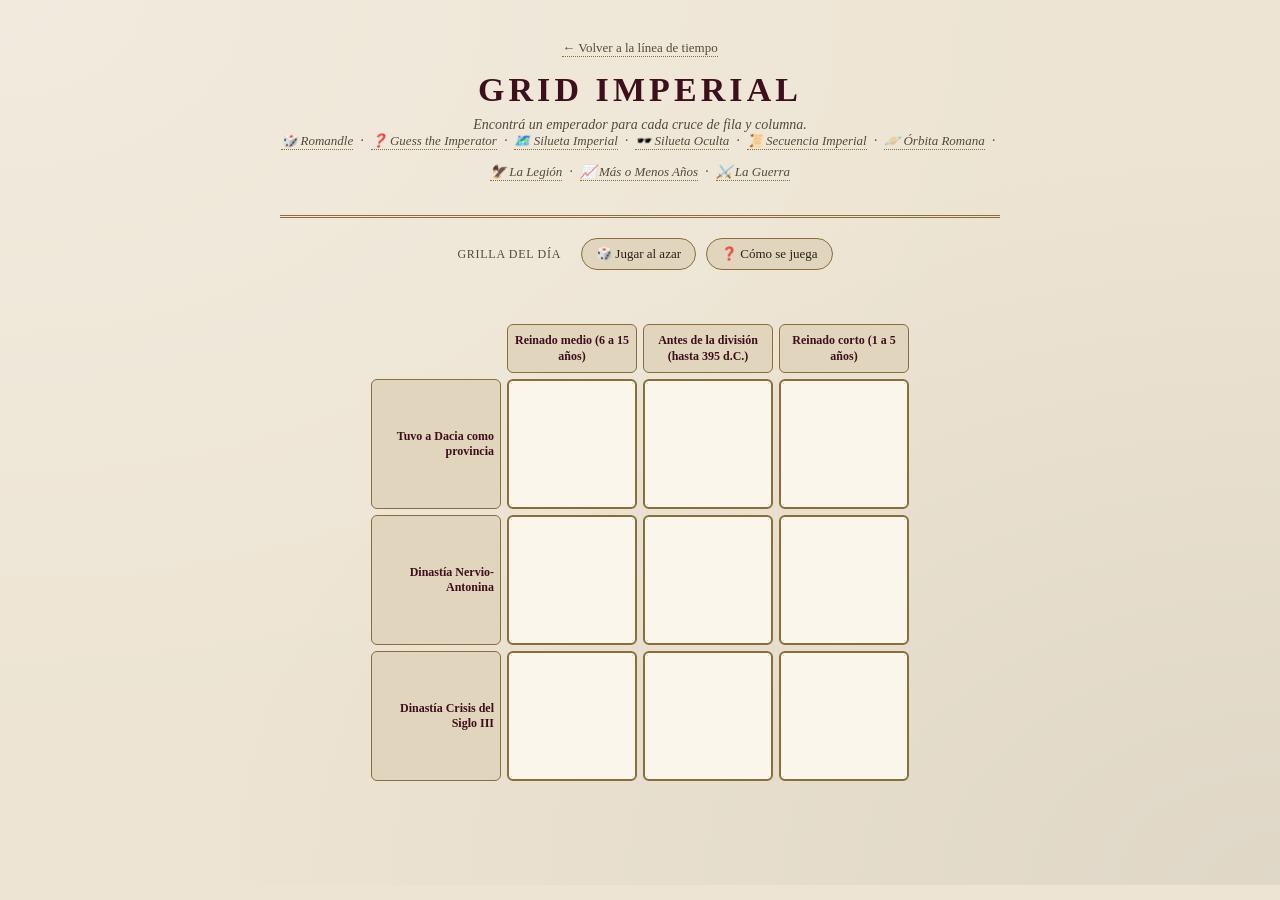
<file: grid.html>
<!DOCTYPE html>
<html lang="es">
<head>
<meta charset="UTF-8">
<meta name="viewport" content="width=device-width, initial-scale=1.0">
<title>Grid Imperial</title>
<link rel="stylesheet" href="css/estilos.css?v=122">
<link rel="stylesheet" href="css/romandle.css?v=1">
<link rel="stylesheet" href="css/grid.css?v=1">
</head>
<body>
<div class="wrap romandle-wrap grid-wrap">

  <header class="romandle-header">
    <a class="romandle-back" href="index.html">&larr; Volver a la línea de tiempo</a>
    <h1 class="romandle-title">GRID IMPERIAL</h1>
    <p class="romandle-subtitle">Encontrá un emperador para cada cruce de fila y columna.</p>
    <p class="romandle-subtitle">
      <a class="romandle-back" href="romandle.html">🎲 Romandle</a>
      &nbsp;·&nbsp;
      <a class="romandle-back" href="imperator.html">❓ Guess the Imperator</a>
      &nbsp;·&nbsp;
      <a class="romandle-back" href="silueta.html">🗺️ Silueta Imperial</a>
      &nbsp;·&nbsp;
      <a class="romandle-back" href="silueta-oculta.html">🕶️ Silueta Oculta</a>
      &nbsp;·&nbsp;
      <a class="romandle-back" href="secuencia.html">📜 Secuencia Imperial</a>
      &nbsp;·&nbsp;
      <a class="romandle-back" href="orbita.html">🪐 Órbita Romana</a>
      &nbsp;·&nbsp;
      <a class="romandle-back" href="legion.html">🦅 La Legión</a>
      &nbsp;·&nbsp;
      <a class="romandle-back" href="mas-o-menos.html">📈 Más o Menos Años</a>
      &nbsp;·&nbsp;
      <a class="romandle-back" href="guerra.html">⚔️ La Guerra</a>
    </p>
  </header>

  <div class="romandle-toolbar">
    <span class="romandle-mode-label" id="gridModeLabel">Grilla del día</span>
    <button class="romandle-btn secondary" id="gridRandomBtn" type="button">🎲 Jugar al azar</button>
    <button class="romandle-btn secondary" id="gridHelpBtn" type="button" aria-haspopup="dialog">❓ Cómo se juega</button>
  </div>

  <p class="romandle-message" id="gridMessage" role="status" aria-live="polite"></p>

  <div class="grid-table-wrap">
    <table class="grid-table" id="gridTable"></table>
  </div>

</div>

<div class="modal-overlay" id="gridResultOverlay">
  <div class="modal-box romandle-result-box" id="gridResultBox" role="dialog" aria-modal="true" aria-labelledby="gridResultTitle">
    <button class="modal-close" id="gridResultClose" aria-label="Cerrar">✕</button>
    <div id="gridResultContent"></div>
  </div>
</div>

<div class="modal-overlay" id="gridHelpOverlay">
  <div class="modal-box" id="gridHelpBox" role="dialog" aria-modal="true" aria-labelledby="gridHelpTitle">
    <button class="modal-close" id="gridHelpClose" aria-label="Cerrar">✕</button>
    <h3 id="gridHelpTitle">Cómo se juega Grid Imperial</h3>
    <div class="modal-body">
      <p>Cada fila y cada columna tiene una condición (era, dinastía, siglo, cómo terminó su reinado, o algún dato puntual como "tuvo a Dacia como provincia"). Tocá una celda vacía y escribí el nombre de un emperador que cumpla <strong>las dos condiciones</strong> del cruce.</p>
      <p>Cada emperador sólo se puede usar <strong>una vez</strong> en toda la grilla. No hay límite de intentos, pero al final se cuenta cuántos fallaste — cuanto menos, mejor.</p>
      <p>La grilla del día es la misma para todos y cambia a la medianoche. Con "Jugar al azar" podés practicar con grillas nuevas sin límite.</p>
    </div>
  </div>
</div>

<script src="js/datos.js"></script>
<script src="js/grid.js"></script>
</body>
</html>
</file>
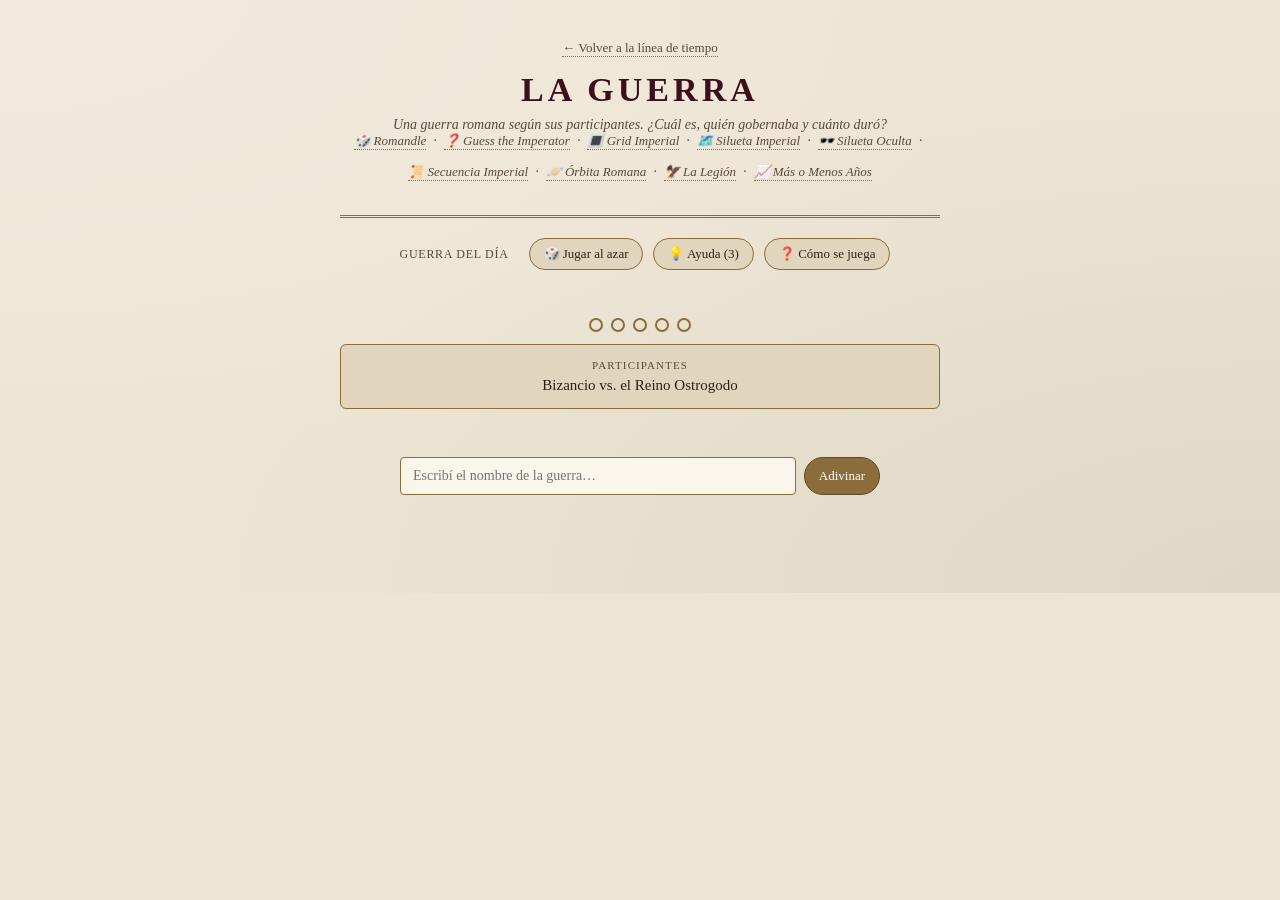
<file: guerra.html>
<!DOCTYPE html>
<html lang="es">
<head>
<meta charset="UTF-8">
<meta name="viewport" content="width=device-width, initial-scale=1.0">
<title>La Guerra</title>
<link rel="stylesheet" href="css/estilos.css?v=123">
<link rel="stylesheet" href="css/romandle.css?v=1">
<link rel="stylesheet" href="css/silueta.css?v=1">
<link rel="stylesheet" href="css/guerra.css?v=1">
</head>
<body>
<div class="wrap romandle-wrap silueta-wrap guerra-wrap">

  <header class="romandle-header">
    <a class="romandle-back" href="index.html">&larr; Volver a la línea de tiempo</a>
    <h1 class="romandle-title">LA GUERRA</h1>
    <p class="romandle-subtitle">Una guerra romana según sus participantes. ¿Cuál es, quién gobernaba y cuánto duró?</p>
    <p class="romandle-subtitle">
      <a class="romandle-back" href="romandle.html">🎲 Romandle</a>
      &nbsp;·&nbsp;
      <a class="romandle-back" href="imperator.html">❓ Guess the Imperator</a>
      &nbsp;·&nbsp;
      <a class="romandle-back" href="grid.html">🔳 Grid Imperial</a>
      &nbsp;·&nbsp;
      <a class="romandle-back" href="silueta.html">🗺️ Silueta Imperial</a>
      &nbsp;·&nbsp;
      <a class="romandle-back" href="silueta-oculta.html">🕶️ Silueta Oculta</a>
      &nbsp;·&nbsp;
      <a class="romandle-back" href="secuencia.html">📜 Secuencia Imperial</a>
      &nbsp;·&nbsp;
      <a class="romandle-back" href="orbita.html">🪐 Órbita Romana</a>
      &nbsp;·&nbsp;
      <a class="romandle-back" href="legion.html">🦅 La Legión</a>
      &nbsp;·&nbsp;
      <a class="romandle-back" href="mas-o-menos.html">📈 Más o Menos Años</a>
    </p>
  </header>

  <div class="romandle-toolbar">
    <span class="romandle-mode-label" id="guerraModeLabel">Guerra del día</span>
    <button class="romandle-btn secondary" id="guerraRandomBtn" type="button">🎲 Jugar al azar</button>
    <button class="romandle-btn secondary" id="guerraHintBtn" type="button">💡 Ayuda</button>
    <button class="romandle-btn secondary" id="guerraHelpBtn" type="button" aria-haspopup="dialog">❓ Cómo se juega</button>
  </div>

  <p class="romandle-message" id="guerraMessage" role="status" aria-live="polite"></p>

  <div class="silueta-attempts" id="guerraAttempts"></div>

  <div class="guerra-clue-box">
    <p class="guerra-clue-label">Participantes</p>
    <p class="guerra-clue-text" id="guerraParticipantes"></p>
  </div>

  <div class="silueta-hints" id="guerraHints"></div>

  <form class="romandle-guess-row" id="guerraForm" autocomplete="off">
    <div class="romandle-input-wrap">
      <input type="text" id="guerraInput" class="romandle-input" placeholder="Escribí el nombre de la guerra…" autocomplete="off" aria-label="Nombre de la guerra">
    </div>
    <button class="romandle-btn" id="guerraSubmitBtn" type="submit">Adivinar</button>
  </form>

  <div id="guerraQuestionZone"></div>

</div>

<div class="modal-overlay" id="guerraResultOverlay">
  <div class="modal-box romandle-result-box" id="guerraResultBox" role="dialog" aria-modal="true" aria-labelledby="guerraResultTitle">
    <button class="modal-close" id="guerraResultClose" aria-label="Cerrar">✕</button>
    <div id="guerraResultContent"></div>
  </div>
</div>

<div class="modal-overlay" id="guerraHelpOverlay">
  <div class="modal-box" id="guerraHelpBox" role="dialog" aria-modal="true" aria-labelledby="guerraHelpTitle">
    <button class="modal-close" id="guerraHelpClose" aria-label="Cerrar">✕</button>
    <h3 id="guerraHelpTitle">Cómo se juega La Guerra</h3>
    <div class="modal-body">
      <p>Aparecen los <strong>participantes</strong> de una guerra romana. Tenés <strong>5 intentos</strong> para
      adivinar de qué guerra se trata, escribiéndolo vos mismo (no hay una lista de nombres para elegir). Si te
      trabás, "💡 Ayuda" da una pista, hasta <strong>3 veces</strong> por partida.</p>
      <p>Al resolverse (la adivines o no), se revela el nombre y llegan tres preguntas: qué emperador o
      emperadores gobernaban durante la guerra (si hubo más de uno, hay que marcarlos <strong>todos</strong>), en
      qué año empezó y en qué año terminó.</p>
      <p>La guerra del día es la misma para todos y cambia a la medianoche. Con "Jugar al azar" podés practicar
      sin límite.</p>
    </div>
  </div>
</div>

<script src="js/datos.js"></script>
<script src="js/guerra.js"></script>
</body>
</html>
</file>
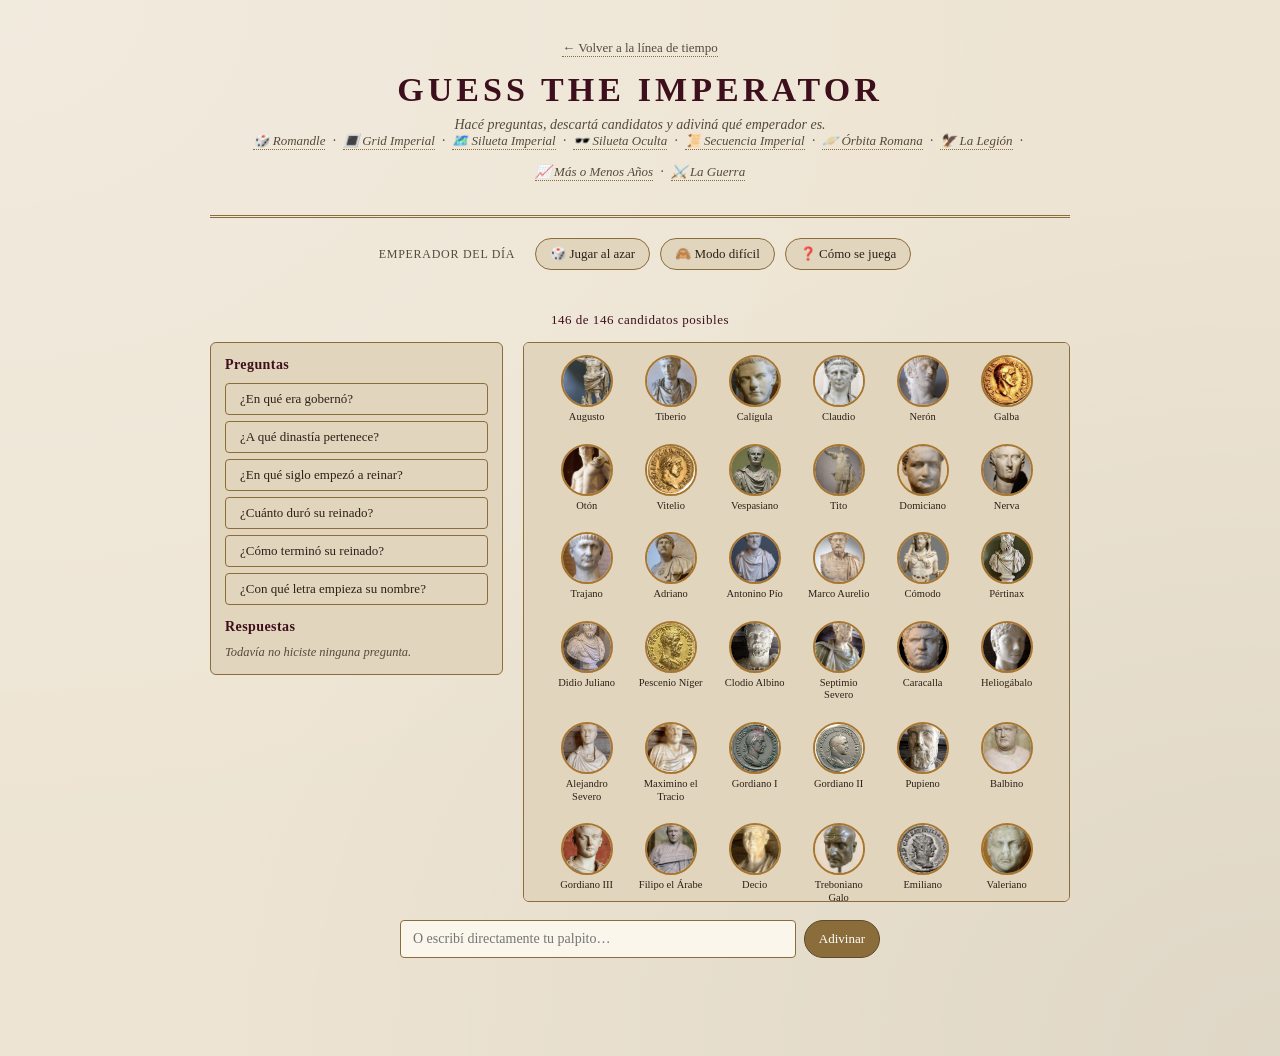
<file: imperator.html>
<!DOCTYPE html>
<html lang="es">
<head>
<meta charset="UTF-8">
<meta name="viewport" content="width=device-width, initial-scale=1.0">
<title>Guess the Imperator</title>
<link rel="stylesheet" href="css/estilos.css?v=122">
<link rel="stylesheet" href="css/romandle.css?v=1">
<link rel="stylesheet" href="css/imperator.css?v=1">
</head>
<body>
<div class="wrap romandle-wrap imperator-wrap">

  <header class="romandle-header">
    <a class="romandle-back" href="index.html">&larr; Volver a la línea de tiempo</a>
    <h1 class="romandle-title">GUESS THE IMPERATOR</h1>
    <p class="romandle-subtitle">Hacé preguntas, descartá candidatos y adiviná qué emperador es.</p>
    <p class="romandle-subtitle">
      <a class="romandle-back" href="romandle.html">🎲 Romandle</a>
      &nbsp;·&nbsp;
      <a class="romandle-back" href="grid.html">🔳 Grid Imperial</a>
      &nbsp;·&nbsp;
      <a class="romandle-back" href="silueta.html">🗺️ Silueta Imperial</a>
      &nbsp;·&nbsp;
      <a class="romandle-back" href="silueta-oculta.html">🕶️ Silueta Oculta</a>
      &nbsp;·&nbsp;
      <a class="romandle-back" href="secuencia.html">📜 Secuencia Imperial</a>
      &nbsp;·&nbsp;
      <a class="romandle-back" href="orbita.html">🪐 Órbita Romana</a>
      &nbsp;·&nbsp;
      <a class="romandle-back" href="legion.html">🦅 La Legión</a>
      &nbsp;·&nbsp;
      <a class="romandle-back" href="mas-o-menos.html">📈 Más o Menos Años</a>
      &nbsp;·&nbsp;
      <a class="romandle-back" href="guerra.html">⚔️ La Guerra</a>
    </p>
  </header>

  <div class="romandle-toolbar">
    <span class="romandle-mode-label" id="imperatorModeLabel">Emperador del día</span>
    <button class="romandle-btn secondary" id="imperatorRandomBtn" type="button">🎲 Jugar al azar</button>
    <button class="romandle-btn secondary" id="imperatorDifficultyBtn" type="button">🙈 Modo difícil</button>
    <button class="romandle-btn secondary" id="imperatorHelpBtn" type="button" aria-haspopup="dialog">❓ Cómo se juega</button>
  </div>
  <p class="imperator-difficulty-note" id="imperatorDifficultyNote"></p>

  <p class="romandle-message" id="imperatorMessage" role="status" aria-live="polite"></p>
  <p class="imperator-count" id="imperatorCount"></p>

  <div class="imperator-layout">
    <div class="imperator-panel">
      <h4>Preguntas</h4>
      <div class="imperator-questions" id="imperatorQuestions"></div>
      <h4>Respuestas</h4>
      <div class="imperator-answers" id="imperatorAnswers"></div>
    </div>
    <div class="imperator-grid-wrap">
      <div class="imperator-grid" id="imperatorGrid"></div>
    </div>
  </div>

  <form class="romandle-guess-row" id="imperatorForm" autocomplete="off">
    <div class="romandle-input-wrap">
      <input type="text" id="imperatorInput" class="romandle-input" placeholder="O escribí directamente tu palpito…" autocomplete="off" aria-label="Nombre del emperador">
      <div class="romandle-suggestions" id="imperatorSuggestions"></div>
    </div>
    <button class="romandle-btn" id="imperatorSubmitBtn" type="submit">Adivinar</button>
  </form>

</div>

<div class="modal-overlay" id="imperatorResultOverlay">
  <div class="modal-box romandle-result-box" id="imperatorResultBox" role="dialog" aria-modal="true" aria-labelledby="imperatorResultTitle">
    <button class="modal-close" id="imperatorResultClose" aria-label="Cerrar">✕</button>
    <div id="imperatorResultContent"></div>
  </div>
</div>

<div class="modal-overlay" id="imperatorHelpOverlay">
  <div class="modal-box" id="imperatorHelpBox" role="dialog" aria-modal="true" aria-labelledby="imperatorHelpTitle">
    <button class="modal-close" id="imperatorHelpClose" aria-label="Cerrar">✕</button>
    <h3 id="imperatorHelpTitle">Cómo se juega Guess the Imperator</h3>
    <div class="modal-body">
      <p>Cada día hay un <strong>emperador romano secreto</strong> (del Imperio, de Occidente o de Bizancio). Arriba tenés a los 146 candidatos posibles.</p>
      <ul class="romandle-help-list">
        <li>Elegí preguntas del panel: cada una te revela un dato del secreto (era, dinastía, siglo, duración del reinado, cómo terminó, inicial del nombre).</li>
        <li>Cada respuesta descarta automáticamente en la grilla a todos los candidatos que no la cumplen.</li>
        <li>En cualquier momento podés arriesgar un nombre: tocá una foto de la grilla o escribilo abajo. Si es incorrecto, ese candidato queda marcado y descartado.</li>
      </ul>
      <p>No hay límite de preguntas ni de intentos, pero al final se muestra cuántos usaste — cuanto menos, mejor. El emperador del día cambia a la medianoche; con "Jugar al azar" podés practicar sin límite.</p>
      <p><strong>Modo difícil:</strong> las mismas preguntas y respuestas, pero sin la grilla de candidatos ni el contador — tenés que llevar la cuenta de memoria (o con lápiz y papel) y adivinar escribiendo el nombre.</p>
    </div>
  </div>
</div>

<script src="js/datos.js"></script>
<script src="js/imperator.js"></script>
</body>
</html>
</file>
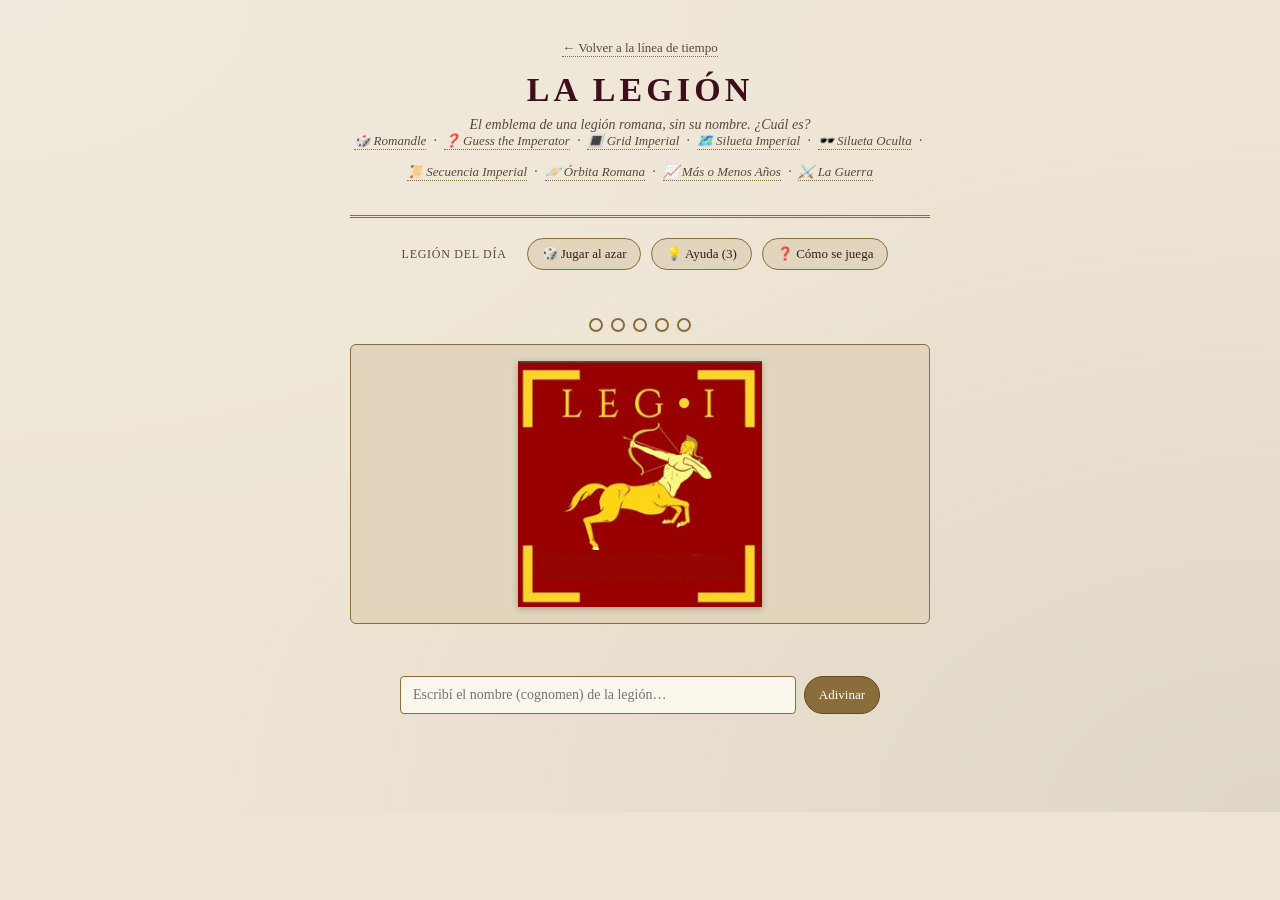
<file: legion.html>
<!DOCTYPE html>
<html lang="es">
<head>
<meta charset="UTF-8">
<meta name="viewport" content="width=device-width, initial-scale=1.0">
<title>La Legión</title>
<link rel="stylesheet" href="css/estilos.css?v=123">
<link rel="stylesheet" href="css/romandle.css?v=1">
<link rel="stylesheet" href="css/silueta.css?v=1">
<link rel="stylesheet" href="css/legion.css?v=1">
</head>
<body>
<div class="wrap romandle-wrap silueta-wrap legion-wrap">

  <header class="romandle-header">
    <a class="romandle-back" href="index.html">&larr; Volver a la línea de tiempo</a>
    <h1 class="romandle-title">LA LEGIÓN</h1>
    <p class="romandle-subtitle">El emblema de una legión romana, sin su nombre. ¿Cuál es?</p>
    <p class="romandle-subtitle">
      <a class="romandle-back" href="romandle.html">🎲 Romandle</a>
      &nbsp;·&nbsp;
      <a class="romandle-back" href="imperator.html">❓ Guess the Imperator</a>
      &nbsp;·&nbsp;
      <a class="romandle-back" href="grid.html">🔳 Grid Imperial</a>
      &nbsp;·&nbsp;
      <a class="romandle-back" href="silueta.html">🗺️ Silueta Imperial</a>
      &nbsp;·&nbsp;
      <a class="romandle-back" href="silueta-oculta.html">🕶️ Silueta Oculta</a>
      &nbsp;·&nbsp;
      <a class="romandle-back" href="secuencia.html">📜 Secuencia Imperial</a>
      &nbsp;·&nbsp;
      <a class="romandle-back" href="orbita.html">🪐 Órbita Romana</a>
      &nbsp;·&nbsp;
      <a class="romandle-back" href="mas-o-menos.html">📈 Más o Menos Años</a>
      &nbsp;·&nbsp;
      <a class="romandle-back" href="guerra.html">⚔️ La Guerra</a>
    </p>
  </header>

  <div class="romandle-toolbar">
    <span class="romandle-mode-label" id="legionModeLabel">Legión del día</span>
    <button class="romandle-btn secondary" id="legionRandomBtn" type="button">🎲 Jugar al azar</button>
    <button class="romandle-btn secondary" id="legionHintBtn" type="button">💡 Ayuda</button>
    <button class="romandle-btn secondary" id="legionHelpBtn" type="button" aria-haspopup="dialog">❓ Cómo se juega</button>
  </div>

  <p class="romandle-message" id="legionMessage" role="status" aria-live="polite"></p>

  <div class="silueta-attempts" id="legionAttempts"></div>

  <div class="legion-box">
    <img id="legionImg" src="" alt="Emblema de una legión romana, sin su nombre">
  </div>

  <div class="silueta-hints" id="legionHints"></div>

  <form class="romandle-guess-row" id="legionForm" autocomplete="off">
    <div class="romandle-input-wrap">
      <input type="text" id="legionInput" class="romandle-input" placeholder="Escribí el nombre (cognomen) de la legión…" autocomplete="off" aria-label="Nombre de la legión">
    </div>
    <button class="romandle-btn" id="legionSubmitBtn" type="submit">Adivinar</button>
  </form>

  <div id="legionQuestionZone"></div>

</div>

<div class="modal-overlay" id="legionResultOverlay">
  <div class="modal-box romandle-result-box" id="legionResultBox" role="dialog" aria-modal="true" aria-labelledby="legionResultTitle">
    <button class="modal-close" id="legionResultClose" aria-label="Cerrar">✕</button>
    <div id="legionResultContent"></div>
  </div>
</div>

<div class="modal-overlay" id="legionHelpOverlay">
  <div class="modal-box" id="legionHelpBox" role="dialog" aria-modal="true" aria-labelledby="legionHelpTitle">
    <button class="modal-close" id="legionHelpClose" aria-label="Cerrar">✕</button>
    <h3 id="legionHelpTitle">Cómo se juega La Legión</h3>
    <div class="modal-body">
      <p>Aparece el emblema real de una <strong>legión romana</strong>: se ve su número ("LEG·N") y el animal
      (o figura) que la representaba, pero su nombre (cognomen) está tapado. Tenés <strong>5 intentos</strong> para
      adivinarlo, escribiéndolo vos mismo en el buscador (alcanza con el cognomen, por ejemplo "Fretensis" para la
      Legio X Fretensis) — no hay una lista de nombres posibles para elegir.</p>
      <p>Si te trabás, "💡 Ayuda" te da una pista (hasta <strong>3 veces</strong> por partida): primero la inicial
      del cognomen, después cuántas palabras tiene, y por último su forma con la mayoría de las letras tapadas.</p>
      <p>Al resolverse (la adivines o no), llegan tres preguntas sobre esa legión: si tenía un apodo informal además
      de su nombre oficial, en qué batalla luchó, y si la ganó o no.</p>
      <p>La legión del día es la misma para todos y cambia a la medianoche. Con "Jugar al azar" podés practicar sin
      límite.</p>
    </div>
  </div>
</div>

<script src="js/legion.js"></script>
</body>
</html>
</file>
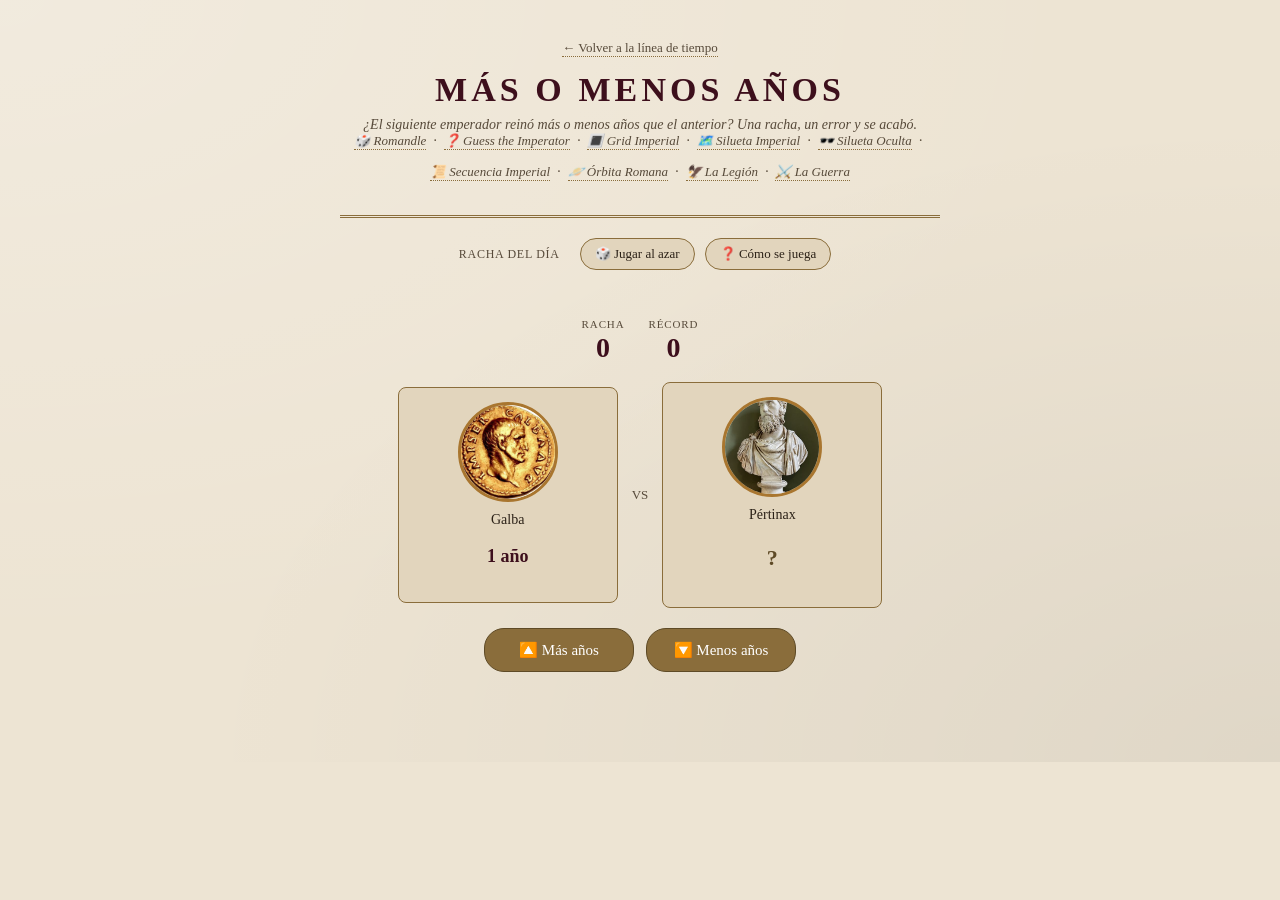
<file: mas-o-menos.html>
<!DOCTYPE html>
<html lang="es">
<head>
<meta charset="UTF-8">
<meta name="viewport" content="width=device-width, initial-scale=1.0">
<title>Más o Menos Años</title>
<link rel="stylesheet" href="css/estilos.css?v=123">
<link rel="stylesheet" href="css/romandle.css?v=1">
<link rel="stylesheet" href="css/silueta.css?v=1">
<link rel="stylesheet" href="css/mas-o-menos.css?v=1">
</head>
<body>
<div class="wrap romandle-wrap masomenos-wrap">

  <header class="romandle-header">
    <a class="romandle-back" href="index.html">&larr; Volver a la línea de tiempo</a>
    <h1 class="romandle-title">MÁS O MENOS AÑOS</h1>
    <p class="romandle-subtitle">¿El siguiente emperador reinó más o menos años que el anterior? Una racha, un error y se acabó.</p>
    <p class="romandle-subtitle">
      <a class="romandle-back" href="romandle.html">🎲 Romandle</a>
      &nbsp;·&nbsp;
      <a class="romandle-back" href="imperator.html">❓ Guess the Imperator</a>
      &nbsp;·&nbsp;
      <a class="romandle-back" href="grid.html">🔳 Grid Imperial</a>
      &nbsp;·&nbsp;
      <a class="romandle-back" href="silueta.html">🗺️ Silueta Imperial</a>
      &nbsp;·&nbsp;
      <a class="romandle-back" href="silueta-oculta.html">🕶️ Silueta Oculta</a>
      &nbsp;·&nbsp;
      <a class="romandle-back" href="secuencia.html">📜 Secuencia Imperial</a>
      &nbsp;·&nbsp;
      <a class="romandle-back" href="orbita.html">🪐 Órbita Romana</a>
      &nbsp;·&nbsp;
      <a class="romandle-back" href="legion.html">🦅 La Legión</a>
      &nbsp;·&nbsp;
      <a class="romandle-back" href="guerra.html">⚔️ La Guerra</a>
    </p>
  </header>

  <div class="romandle-toolbar">
    <span class="romandle-mode-label" id="momModeLabel">Racha del día</span>
    <button class="romandle-btn secondary" id="momRandomBtn" type="button">🎲 Jugar al azar</button>
    <button class="romandle-btn secondary" id="momHelpBtn" type="button" aria-haspopup="dialog">❓ Cómo se juega</button>
  </div>

  <p class="romandle-message" id="momMessage" role="status" aria-live="polite"></p>

  <div class="mom-scoreboard">
    <div class="mom-score">
      <span class="mom-score-label">Racha</span>
      <span class="mom-score-value" id="momScore">0</span>
    </div>
    <div class="mom-score">
      <span class="mom-score-label">Récord</span>
      <span class="mom-score-value" id="momBest">0</span>
    </div>
  </div>

  <div class="mom-table">
    <div class="mom-card" id="momRefCard">
      <img class="mom-card-img" id="momRefImg" src="" alt="">
      <p class="mom-card-name" id="momRefName"></p>
      <p class="mom-card-years" id="momRefYears"></p>
    </div>

    <div class="mom-vs">VS</div>

    <div class="mom-card" id="momChaCard">
      <img class="mom-card-img" id="momChaImg" src="" alt="">
      <p class="mom-card-name" id="momChaName"></p>
      <p class="mom-card-years" id="momChaYears"></p>
    </div>
  </div>

  <div class="mom-controls" id="momControls">
    <button class="romandle-btn mom-guess-btn" id="momMoreBtn" type="button">🔼 Más años</button>
    <button class="romandle-btn mom-guess-btn" id="momLessBtn" type="button">🔽 Menos años</button>
  </div>

</div>

<div class="modal-overlay" id="momResultOverlay">
  <div class="modal-box romandle-result-box" id="momResultBox" role="dialog" aria-modal="true" aria-labelledby="momResultTitle">
    <button class="modal-close" id="momResultClose" aria-label="Cerrar">✕</button>
    <div id="momResultContent"></div>
  </div>
</div>

<div class="modal-overlay" id="momHelpOverlay">
  <div class="modal-box" id="momHelpBox" role="dialog" aria-modal="true" aria-labelledby="momHelpTitle">
    <button class="modal-close" id="momHelpClose" aria-label="Cerrar">✕</button>
    <h3 id="momHelpTitle">Cómo se juega Más o Menos Años</h3>
    <div class="modal-body">
      <p>Aparecen dos gobernantes romanos (emperadores del Imperio, de Occidente o de Bizancio). El de la
      izquierda ya muestra cuántos años reinó. Tenés que adivinar si el de la derecha reinó
      <strong>más</strong> o <strong>menos</strong> años que el primero.</p>
      <p>Si acertás, ese gobernante pasa a la izquierda y aparece uno nuevo a la derecha: la racha sigue. Si
      fallás, se termina la partida — y si empatan en la misma cantidad de años, el intento cuenta como acierto.</p>
      <p>La racha del día usa la misma secuencia de gobernantes para todos, y cambia a la medianoche. Con "Jugar
      al azar" podés practicar con una secuencia nueva cada vez. El récord se guarda en tu navegador.</p>
    </div>
  </div>
</div>

<script src="js/datos.js"></script>
<script src="js/mas-o-menos.js"></script>
</body>
</html>
</file>
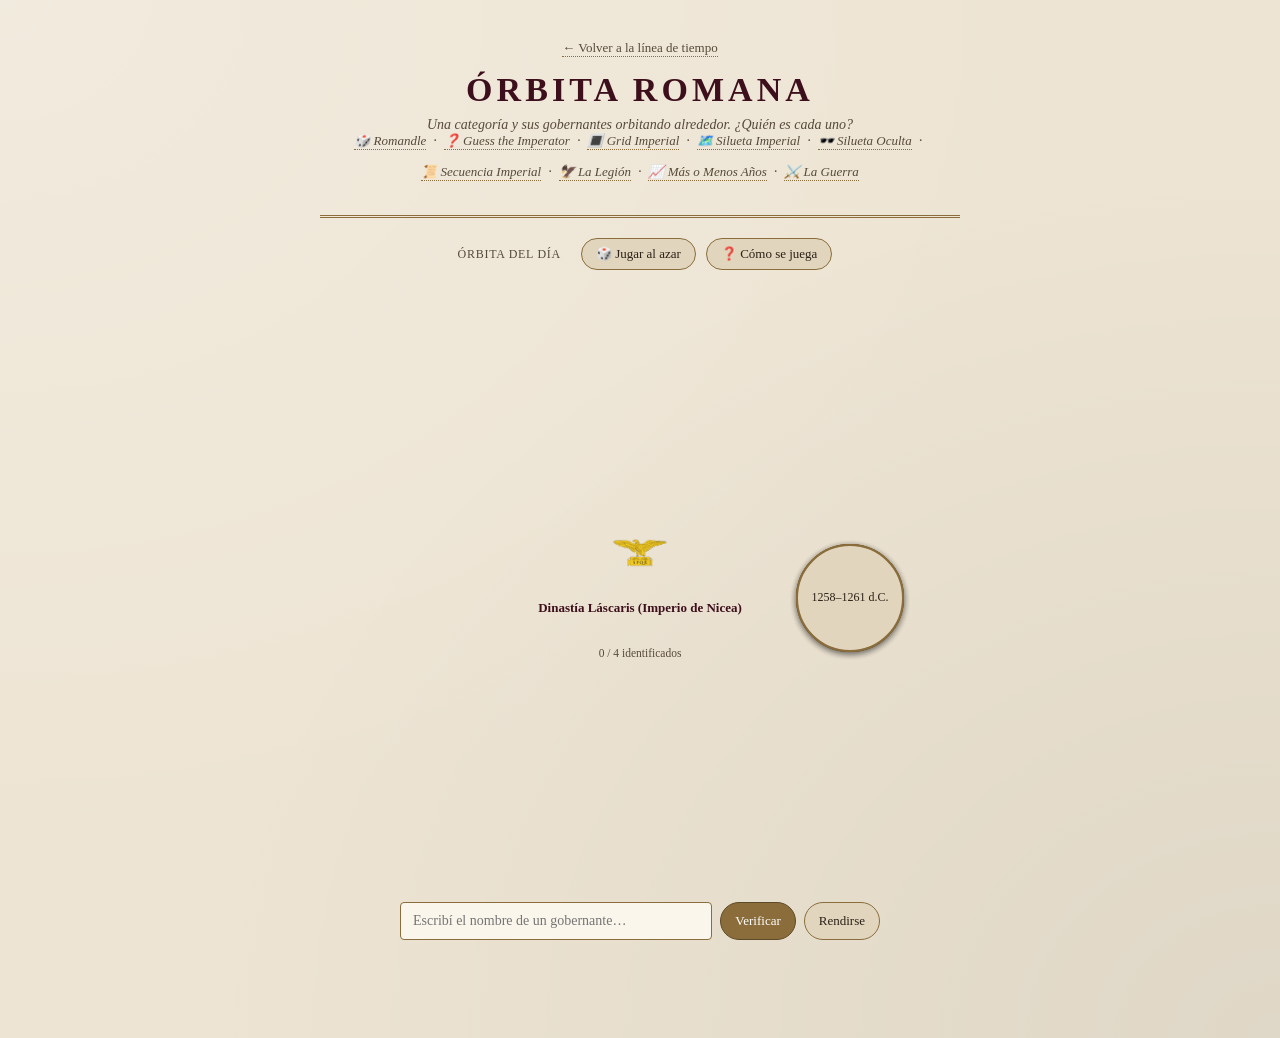
<file: orbita.html>
<!DOCTYPE html>
<html lang="es">
<head>
<meta charset="UTF-8">
<meta name="viewport" content="width=device-width, initial-scale=1.0">
<title>Órbita Romana</title>
<link rel="stylesheet" href="css/estilos.css?v=123">
<link rel="stylesheet" href="css/romandle.css?v=1">
<link rel="stylesheet" href="css/secuencia.css?v=1">
<link rel="stylesheet" href="css/orbita.css?v=2">
</head>
<body>
<div class="wrap romandle-wrap orbita-wrap">

  <header class="romandle-header">
    <a class="romandle-back" href="index.html">&larr; Volver a la línea de tiempo</a>
    <h1 class="romandle-title">ÓRBITA ROMANA</h1>
    <p class="romandle-subtitle">Una categoría y sus gobernantes orbitando alrededor. ¿Quién es cada uno?</p>
    <p class="romandle-subtitle">
      <a class="romandle-back" href="romandle.html">🎲 Romandle</a>
      &nbsp;·&nbsp;
      <a class="romandle-back" href="imperator.html">❓ Guess the Imperator</a>
      &nbsp;·&nbsp;
      <a class="romandle-back" href="grid.html">🔳 Grid Imperial</a>
      &nbsp;·&nbsp;
      <a class="romandle-back" href="silueta.html">🗺️ Silueta Imperial</a>
      &nbsp;·&nbsp;
      <a class="romandle-back" href="silueta-oculta.html">🕶️ Silueta Oculta</a>
      &nbsp;·&nbsp;
      <a class="romandle-back" href="secuencia.html">📜 Secuencia Imperial</a>
      &nbsp;·&nbsp;
      <a class="romandle-back" href="legion.html">🦅 La Legión</a>
      &nbsp;·&nbsp;
      <a class="romandle-back" href="mas-o-menos.html">📈 Más o Menos Años</a>
      &nbsp;·&nbsp;
      <a class="romandle-back" href="guerra.html">⚔️ La Guerra</a>
    </p>
  </header>

  <div class="romandle-toolbar">
    <span class="romandle-mode-label" id="orbitaModeLabel">Órbita del día</span>
    <button class="romandle-btn secondary" id="orbitaRandomBtn" type="button">🎲 Jugar al azar</button>
    <button class="romandle-btn secondary" id="orbitaHelpBtn" type="button" aria-haspopup="dialog">❓ Cómo se juega</button>
  </div>

  <p class="romandle-message" id="orbitaMessage" role="status" aria-live="polite"></p>

  <div class="orbita-stage" id="orbitaStage">
    <div class="orbita-center">
      <img class="orbita-center-icon" src="assets/img/spqr-aguila.png" alt="">
      <p class="orbita-center-label" id="orbitaCategoryLabel"></p>
      <p class="orbita-center-progress" id="orbitaProgress"></p>
    </div>
  </div>

  <form class="romandle-guess-row" id="orbitaForm" autocomplete="off">
    <div class="romandle-input-wrap">
      <input type="text" id="orbitaInput" class="romandle-input" placeholder="Escribí el nombre de un gobernante…" autocomplete="off" aria-label="Nombre del gobernante">
      <div class="romandle-suggestions" id="orbitaSuggestions"></div>
    </div>
    <button class="romandle-btn" id="orbitaVerifyBtn" type="submit">Verificar</button>
    <button class="romandle-btn secondary" id="orbitaGiveUpBtn" type="button">Rendirse</button>
  </form>

</div>

<div class="modal-overlay" id="orbitaResultOverlay">
  <div class="modal-box romandle-result-box" id="orbitaResultBox" role="dialog" aria-modal="true" aria-labelledby="orbitaResultTitle">
    <button class="modal-close" id="orbitaResultClose" aria-label="Cerrar">✕</button>
    <div id="orbitaResultContent"></div>
  </div>
</div>

<div class="modal-overlay" id="orbitaHelpOverlay">
  <div class="modal-box" id="orbitaHelpBox" role="dialog" aria-modal="true" aria-labelledby="orbitaHelpTitle">
    <button class="modal-close" id="orbitaHelpClose" aria-label="Cerrar">✕</button>
    <h3 id="orbitaHelpTitle">Cómo se juega Órbita Romana</h3>
    <div class="modal-body">
      <p>En el centro aparece una <strong>categoría</strong> romana: una dinastía, o un año con varios gobernantes
      rivales (como el año de los cuatro emperadores del 69 d.C.). Alrededor orbitan círculos, uno por cada
      integrante de esa categoría, mostrando su período de reinado.</p>
      <p>Tocá un círculo para elegirlo (o escribí directamente: por defecto apunta al primero sin resolver) y
      escribí su nombre en el buscador. Si acertás, el círculo se pone verde y muestra su foto. No hay límite de
      intentos por integrante.</p>
      <p>Ganás cuando identificás a <strong>todos</strong> los integrantes de la categoría. "Rendirse" termina la
      partida y revela a los que falten.</p>
      <p>La órbita del día es la misma para todos y cambia a la medianoche. Con "Jugar al azar" podés practicar sin
      límite.</p>
    </div>
  </div>
</div>

<script src="js/datos.js"></script>
<script src="js/orbita.js"></script>
</body>
</html>
</file>
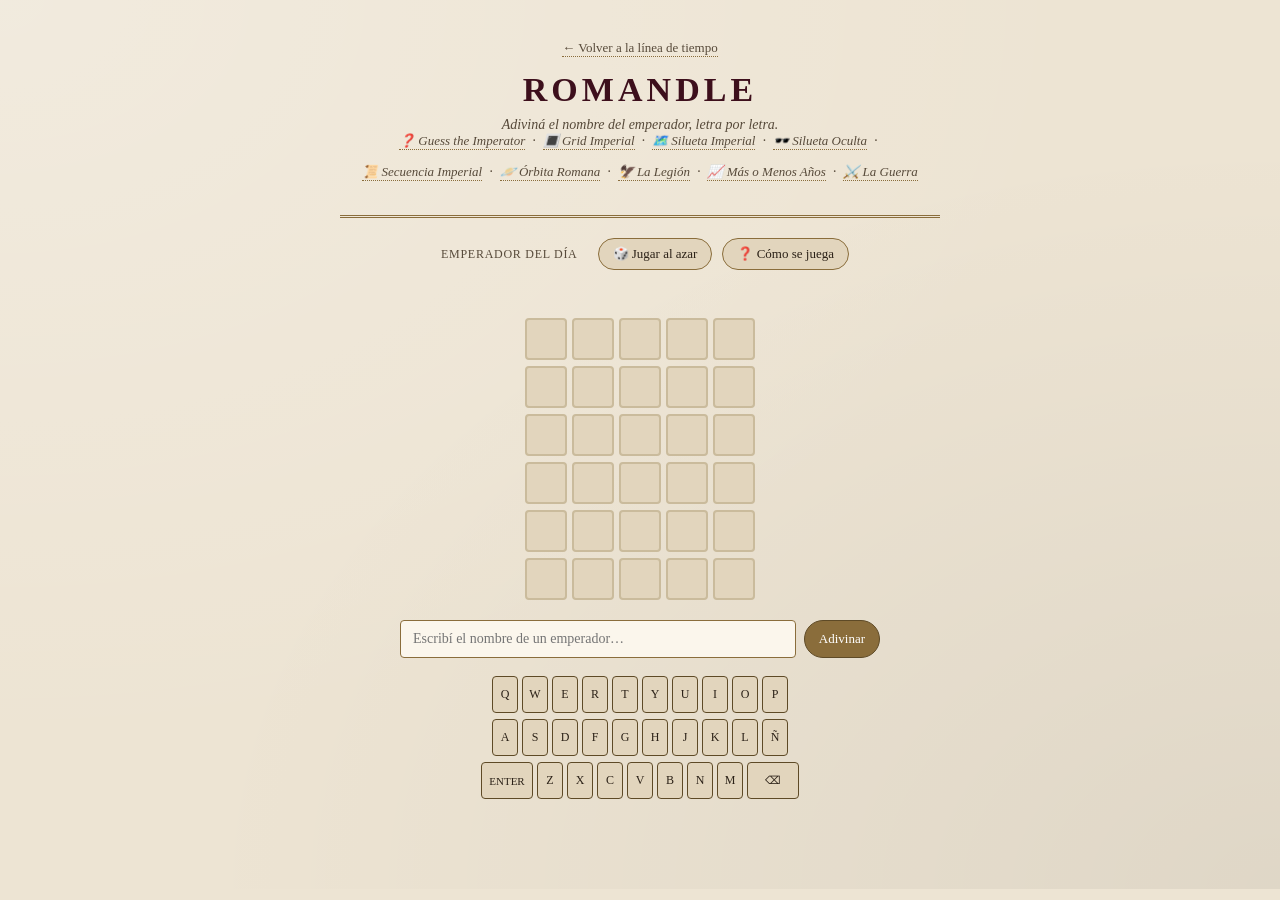
<file: romandle.html>
<!DOCTYPE html>
<html lang="es">
<head>
<meta charset="UTF-8">
<meta name="viewport" content="width=device-width, initial-scale=1.0">
<title>Romandle — adiviná al emperador</title>
<link rel="stylesheet" href="css/estilos.css?v=122">
<link rel="stylesheet" href="css/romandle.css?v=1">
</head>
<body>
<div class="wrap romandle-wrap">

  <header class="romandle-header">
    <a class="romandle-back" href="index.html">&larr; Volver a la línea de tiempo</a>
    <h1 class="romandle-title">ROMANDLE</h1>
    <p class="romandle-subtitle">Adiviná el nombre del emperador, letra por letra.</p>
    <p class="romandle-subtitle">
      <a class="romandle-back" href="imperator.html">❓ Guess the Imperator</a>
      &nbsp;·&nbsp;
      <a class="romandle-back" href="grid.html">🔳 Grid Imperial</a>
      &nbsp;·&nbsp;
      <a class="romandle-back" href="silueta.html">🗺️ Silueta Imperial</a>
      &nbsp;·&nbsp;
      <a class="romandle-back" href="silueta-oculta.html">🕶️ Silueta Oculta</a>
      &nbsp;·&nbsp;
      <a class="romandle-back" href="secuencia.html">📜 Secuencia Imperial</a>
      &nbsp;·&nbsp;
      <a class="romandle-back" href="orbita.html">🪐 Órbita Romana</a>
      &nbsp;·&nbsp;
      <a class="romandle-back" href="legion.html">🦅 La Legión</a>
      &nbsp;·&nbsp;
      <a class="romandle-back" href="mas-o-menos.html">📈 Más o Menos Años</a>
      &nbsp;·&nbsp;
      <a class="romandle-back" href="guerra.html">⚔️ La Guerra</a>
    </p>
  </header>

  <div class="romandle-toolbar">
    <span class="romandle-mode-label" id="romandleModeLabel">Emperador del día</span>
    <button class="romandle-btn secondary" id="romandleRandomBtn" type="button">🎲 Jugar al azar</button>
    <button class="romandle-btn secondary" id="romandleHelpBtn" type="button" aria-haspopup="dialog">❓ Cómo se juega</button>
  </div>

  <p class="romandle-message" id="romandleMessage" role="status" aria-live="polite"></p>

  <div class="romandle-grid" id="romandleGrid"></div>

  <form class="romandle-guess-row" id="romandleForm" autocomplete="off">
    <div class="romandle-input-wrap">
      <input type="text" id="romandleInput" class="romandle-input" placeholder="Escribí el nombre de un emperador…" autocomplete="off" aria-label="Nombre del emperador">
      <div class="romandle-suggestions" id="romandleSuggestions"></div>
    </div>
    <button class="romandle-btn" id="romandleSubmitBtn" type="submit">Adivinar</button>
  </form>

  <div class="romandle-keyboard" id="romandleKeyboard"></div>

</div>

<div class="modal-overlay" id="romandleResultOverlay">
  <div class="modal-box romandle-result-box" id="romandleResultBox" role="dialog" aria-modal="true" aria-labelledby="romandleResultTitle">
    <button class="modal-close" id="romandleResultClose" aria-label="Cerrar">✕</button>
    <div id="romandleResultContent"></div>
  </div>
</div>

<div class="modal-overlay" id="romandleHelpOverlay">
  <div class="modal-box" id="romandleHelpBox" role="dialog" aria-modal="true" aria-labelledby="romandleHelpTitle">
    <button class="modal-close" id="romandleHelpClose" aria-label="Cerrar">✕</button>
    <h3 id="romandleHelpTitle">Cómo se juega Romandle</h3>
    <div class="modal-body">
      <p>Cada día hay un <strong>emperador romano secreto</strong> (del Imperio, de Occidente o de Bizancio — nunca un rey de la Monarquía ni un cónsul de la República). Tenés que adivinar su nombre letra por letra, en 6 intentos.</p>
      <ul class="romandle-help-list">
        <li><span class="romandle-help-swatch" style="background:#5c7a4a"></span> Verde: la letra está y en esa posición exacta.</li>
        <li><span class="romandle-help-swatch" style="background:var(--oro)"></span> Dorado: la letra está en el nombre, pero en otra posición.</li>
        <li><span class="romandle-help-swatch" style="background:var(--piedra)"></span> Piedra: la letra no está en el nombre.</li>
      </ul>
      <p>Los espacios, tildes y apodos entre comillas (como "el Grande") no cuentan: sólo importan las letras del nombre. Escribí un nombre en el buscador — tiene que ser el de un emperador con la misma cantidad de letras que el secreto — y elegilo de la lista o apretá Enter.</p>
      <p>El emperador del día es el mismo para todos y cambia a la medianoche. Con "Jugar al azar" podés practicar con secretos sin límite.</p>
    </div>
  </div>
</div>

<script src="js/datos.js"></script>
<script src="js/romandle.js"></script>
</body>
</html>
</file>
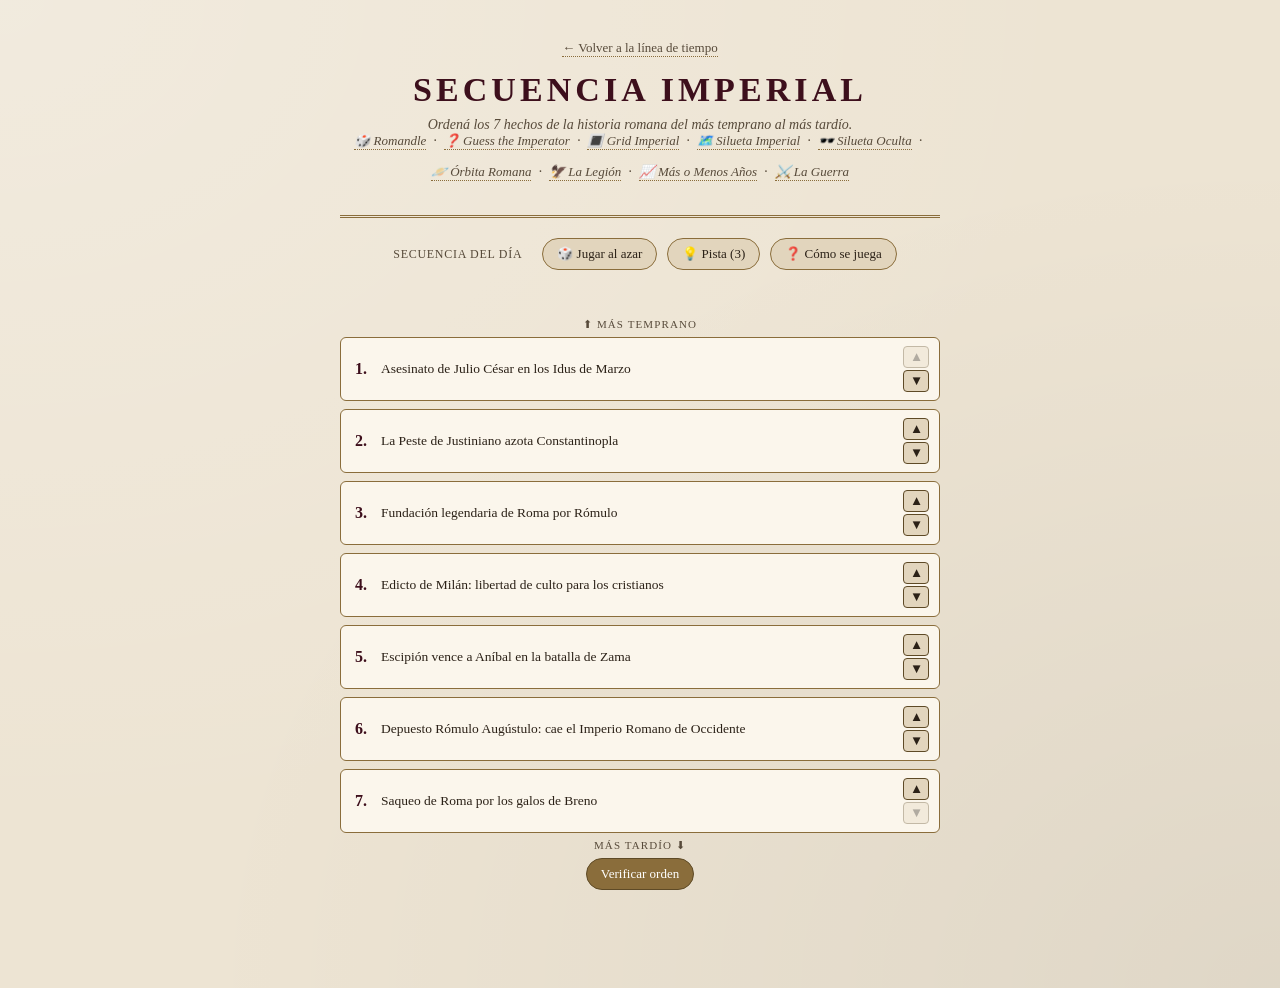
<file: secuencia.html>
<!DOCTYPE html>
<html lang="es">
<head>
<meta charset="UTF-8">
<meta name="viewport" content="width=device-width, initial-scale=1.0">
<title>Secuencia Imperial</title>
<link rel="stylesheet" href="css/estilos.css?v=123">
<link rel="stylesheet" href="css/romandle.css?v=1">
<link rel="stylesheet" href="css/secuencia.css?v=1">
</head>
<body>
<div class="wrap romandle-wrap secuencia-wrap">

  <header class="romandle-header">
    <a class="romandle-back" href="index.html">&larr; Volver a la línea de tiempo</a>
    <h1 class="romandle-title">SECUENCIA IMPERIAL</h1>
    <p class="romandle-subtitle">Ordená los 7 hechos de la historia romana del más temprano al más tardío.</p>
    <p class="romandle-subtitle">
      <a class="romandle-back" href="romandle.html">🎲 Romandle</a>
      &nbsp;·&nbsp;
      <a class="romandle-back" href="imperator.html">❓ Guess the Imperator</a>
      &nbsp;·&nbsp;
      <a class="romandle-back" href="grid.html">🔳 Grid Imperial</a>
      &nbsp;·&nbsp;
      <a class="romandle-back" href="silueta.html">🗺️ Silueta Imperial</a>
      &nbsp;·&nbsp;
      <a class="romandle-back" href="silueta-oculta.html">🕶️ Silueta Oculta</a>
      &nbsp;·&nbsp;
      <a class="romandle-back" href="orbita.html">🪐 Órbita Romana</a>
      &nbsp;·&nbsp;
      <a class="romandle-back" href="legion.html">🦅 La Legión</a>
      &nbsp;·&nbsp;
      <a class="romandle-back" href="mas-o-menos.html">📈 Más o Menos Años</a>
      &nbsp;·&nbsp;
      <a class="romandle-back" href="guerra.html">⚔️ La Guerra</a>
    </p>
  </header>

  <div class="romandle-toolbar">
    <span class="romandle-mode-label" id="secuenciaModeLabel">Secuencia del día</span>
    <button class="romandle-btn secondary" id="secuenciaRandomBtn" type="button">🎲 Jugar al azar</button>
    <button class="romandle-btn secondary" id="secuenciaHintBtn" type="button">💡 Pista</button>
    <button class="romandle-btn secondary" id="secuenciaHelpBtn" type="button" aria-haspopup="dialog">❓ Cómo se juega</button>
  </div>

  <p class="romandle-message" id="secuenciaMessage" role="status" aria-live="polite"></p>

  <div class="silueta-attempts" id="secuenciaAttempts"></div>

  <div class="secuencia-endpoint">⬆ MÁS TEMPRANO</div>
  <ol class="secuencia-list" id="secuenciaList"></ol>
  <div class="secuencia-endpoint">MÁS TARDÍO ⬇</div>

  <div class="romandle-guess-row" style="justify-content:center;">
    <button class="romandle-btn" id="secuenciaVerifyBtn" type="button">Verificar orden</button>
  </div>

</div>

<div class="modal-overlay" id="secuenciaResultOverlay">
  <div class="modal-box romandle-result-box" id="secuenciaResultBox" role="dialog" aria-modal="true" aria-labelledby="secuenciaResultTitle">
    <button class="modal-close" id="secuenciaResultClose" aria-label="Cerrar">✕</button>
    <div id="secuenciaResultContent"></div>
  </div>
</div>

<div class="modal-overlay" id="secuenciaHelpOverlay">
  <div class="modal-box" id="secuenciaHelpBox" role="dialog" aria-modal="true" aria-labelledby="secuenciaHelpTitle">
    <button class="modal-close" id="secuenciaHelpClose" aria-label="Cerrar">✕</button>
    <h3 id="secuenciaHelpTitle">Cómo se juega Secuencia Imperial</h3>
    <div class="modal-body">
      <p>Aparecen <strong>7 hechos</strong> de la historia romana (de la fundación de Roma a la caída de
      Constantinopla) en un orden al azar. Usá las flechas ▲▼ de cada fila para reordenarlos del más
      <strong>temprano</strong> (arriba) al más <strong>tardío</strong> (abajo), y apretá "Verificar orden".</p>
      <p>Cada fila se marca en verde si quedó en la posición correcta, o en rojo si no. Tenés <strong>6 intentos</strong>
      de verificación para lograr las 7 en verde.</p>
      <p>Si te trabás, "💡 Pista" revela un hecho que ya está bien ubicado y lo deja fijo (hasta 3 pistas por
      partida).</p>
      <p>La secuencia del día es la misma para todos y cambia a la medianoche. Con "Jugar al azar" podés practicar
      sin límite.</p>
    </div>
  </div>
</div>

<script src="js/secuencia.js"></script>
</body>
</html>
</file>
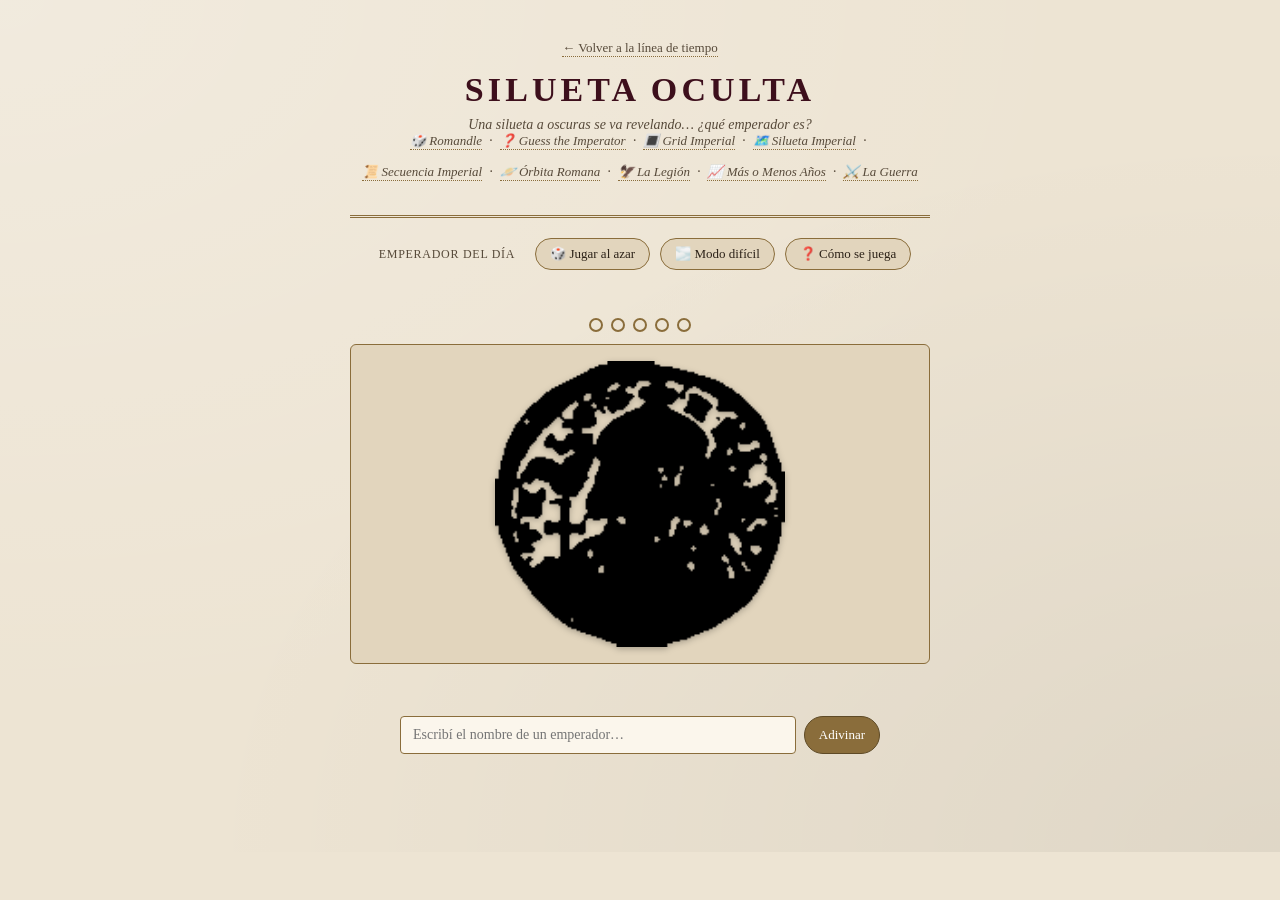
<file: silueta-oculta.html>
<!DOCTYPE html>
<html lang="es">
<head>
<meta charset="UTF-8">
<meta name="viewport" content="width=device-width, initial-scale=1.0">
<title>Silueta Oculta — adiviná al emperador</title>
<link rel="stylesheet" href="css/estilos.css?v=123">
<link rel="stylesheet" href="css/romandle.css?v=1">
<link rel="stylesheet" href="css/silueta.css?v=1">
<link rel="stylesheet" href="css/silueta-oculta.css?v=2">
</head>
<body>
<div class="wrap romandle-wrap silueta-wrap oculta-wrap">

  <header class="romandle-header">
    <a class="romandle-back" href="index.html">&larr; Volver a la línea de tiempo</a>
    <h1 class="romandle-title">SILUETA OCULTA</h1>
    <p class="romandle-subtitle">Una silueta a oscuras se va revelando… ¿qué emperador es?</p>
    <p class="romandle-subtitle">
      <a class="romandle-back" href="romandle.html">🎲 Romandle</a>
      &nbsp;·&nbsp;
      <a class="romandle-back" href="imperator.html">❓ Guess the Imperator</a>
      &nbsp;·&nbsp;
      <a class="romandle-back" href="grid.html">🔳 Grid Imperial</a>
      &nbsp;·&nbsp;
      <a class="romandle-back" href="silueta.html">🗺️ Silueta Imperial</a>
      &nbsp;·&nbsp;
      <a class="romandle-back" href="secuencia.html">📜 Secuencia Imperial</a>
      &nbsp;·&nbsp;
      <a class="romandle-back" href="orbita.html">🪐 Órbita Romana</a>
      &nbsp;·&nbsp;
      <a class="romandle-back" href="legion.html">🦅 La Legión</a>
      &nbsp;·&nbsp;
      <a class="romandle-back" href="mas-o-menos.html">📈 Más o Menos Años</a>
      &nbsp;·&nbsp;
      <a class="romandle-back" href="guerra.html">⚔️ La Guerra</a>
    </p>
  </header>

  <div class="romandle-toolbar">
    <span class="romandle-mode-label" id="ocultaModeLabel">Emperador del día</span>
    <button class="romandle-btn secondary" id="ocultaRandomBtn" type="button">🎲 Jugar al azar</button>
    <button class="romandle-btn secondary" id="ocultaDifficultyBtn" type="button">🌫️ Modo difícil</button>
    <button class="romandle-btn secondary" id="ocultaHelpBtn" type="button" aria-haspopup="dialog">❓ Cómo se juega</button>
  </div>

  <p class="romandle-message" id="ocultaMessage" role="status" aria-live="polite"></p>

  <div class="silueta-attempts" id="ocultaAttempts"></div>

  <div class="silueta-box oculta-box">
    <img id="ocultaImg" src="" alt="Silueta oculta de un emperador romano">
  </div>

  <div class="silueta-hints" id="ocultaHints"></div>

  <form class="romandle-guess-row" id="ocultaForm" autocomplete="off">
    <div class="romandle-input-wrap">
      <input type="text" id="ocultaInput" class="romandle-input" placeholder="Escribí el nombre de un emperador…" autocomplete="off" aria-label="Nombre del emperador">
      <div class="romandle-suggestions" id="ocultaSuggestions"></div>
    </div>
    <button class="romandle-btn" id="ocultaSubmitBtn" type="submit">Adivinar</button>
  </form>

  <div id="ocultaQuestionZone"></div>

</div>

<div class="modal-overlay" id="ocultaResultOverlay">
  <div class="modal-box romandle-result-box" id="ocultaResultBox" role="dialog" aria-modal="true" aria-labelledby="ocultaResultTitle">
    <button class="modal-close" id="ocultaResultClose" aria-label="Cerrar">✕</button>
    <div id="ocultaResultContent"></div>
  </div>
</div>

<div class="modal-overlay" id="ocultaHelpOverlay">
  <div class="modal-box" id="ocultaHelpBox" role="dialog" aria-modal="true" aria-labelledby="ocultaHelpTitle">
    <button class="modal-close" id="ocultaHelpClose" aria-label="Cerrar">✕</button>
    <h3 id="ocultaHelpTitle">Cómo se juega Silueta Oculta</h3>
    <div class="modal-body">
      <p>Tenés que adivinar un <strong>emperador romano</strong> (del Imperio, de Occidente o de Bizancio) en
      <strong>5 intentos</strong>, escribiendo su nombre en el buscador.</p>
      <ul class="romandle-help-list">
        <li><strong>Modo fácil:</strong> ves la silueta negra (aproximada) del retrato, recortada de su fondo.</li>
        <li><strong>Modo difícil:</strong> ves el retrato real, pero totalmente a oscuras y desenfocado; con cada
        intento fallido se va aclarando y enfocando un poco más.</li>
      </ul>
      <p>En los dos modos, con cada intento fallido también aparecen pistas: primero de qué era es (Imperio,
      Occidente o Bizancio), y más adelante la inicial de su nombre.</p>
      <p>Al resolver la silueta (la adivines o no), llegan tres preguntas de opción múltiple sobre ese emperador: en
      qué período gobernó, cuántos años estuvo en el poder, y cuál de dos mapas corresponde a su territorio (cuando
      hay un mapa disponible para ese reinado).</p>
      <p>El emperador del día es el mismo para todos y cambia a la medianoche. Con "Jugar al azar" podés practicar sin
      límite.</p>
    </div>
  </div>
</div>

<script src="js/datos.js"></script>
<script src="js/silueta-oculta.js"></script>
</body>
</html>
</file>
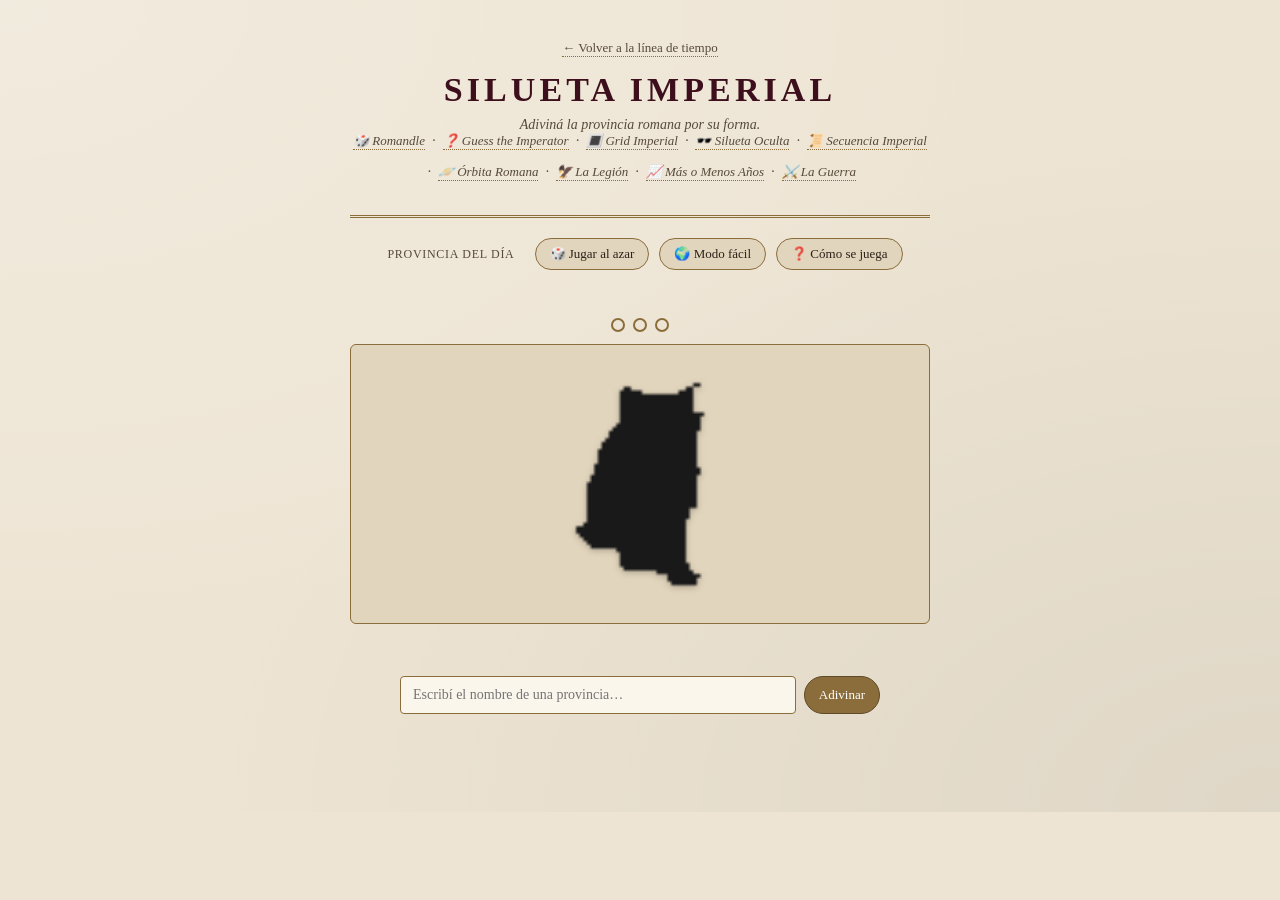
<file: silueta.html>
<!DOCTYPE html>
<html lang="es">
<head>
<meta charset="UTF-8">
<meta name="viewport" content="width=device-width, initial-scale=1.0">
<title>Silueta Imperial</title>
<link rel="stylesheet" href="css/estilos.css?v=122">
<link rel="stylesheet" href="css/romandle.css?v=1">
<link rel="stylesheet" href="css/silueta.css?v=1">
</head>
<body>
<div class="wrap romandle-wrap silueta-wrap">

  <header class="romandle-header">
    <a class="romandle-back" href="index.html">&larr; Volver a la línea de tiempo</a>
    <h1 class="romandle-title">SILUETA IMPERIAL</h1>
    <p class="romandle-subtitle">Adiviná la provincia romana por su forma.</p>
    <p class="romandle-subtitle">
      <a class="romandle-back" href="romandle.html">🎲 Romandle</a>
      &nbsp;·&nbsp;
      <a class="romandle-back" href="imperator.html">❓ Guess the Imperator</a>
      &nbsp;·&nbsp;
      <a class="romandle-back" href="grid.html">🔳 Grid Imperial</a>
      &nbsp;·&nbsp;
      <a class="romandle-back" href="silueta-oculta.html">🕶️ Silueta Oculta</a>
      &nbsp;·&nbsp;
      <a class="romandle-back" href="secuencia.html">📜 Secuencia Imperial</a>
      &nbsp;·&nbsp;
      <a class="romandle-back" href="orbita.html">🪐 Órbita Romana</a>
      &nbsp;·&nbsp;
      <a class="romandle-back" href="legion.html">🦅 La Legión</a>
      &nbsp;·&nbsp;
      <a class="romandle-back" href="mas-o-menos.html">📈 Más o Menos Años</a>
      &nbsp;·&nbsp;
      <a class="romandle-back" href="guerra.html">⚔️ La Guerra</a>
    </p>
  </header>

  <div class="romandle-toolbar">
    <span class="romandle-mode-label" id="siluetaModeLabel">Provincia del día</span>
    <button class="romandle-btn secondary" id="siluetaRandomBtn" type="button">🎲 Jugar al azar</button>
    <button class="romandle-btn secondary" id="siluetaDifficultyBtn" type="button">🌍 Modo fácil</button>
    <button class="romandle-btn secondary" id="siluetaHelpBtn" type="button" aria-haspopup="dialog">❓ Cómo se juega</button>
  </div>

  <p class="romandle-message" id="siluetaMessage" role="status" aria-live="polite"></p>

  <div class="silueta-attempts" id="siluetaAttempts"></div>

  <div class="silueta-box">
    <img id="siluetaImg" src="" alt="Silueta de la provincia a adivinar">
  </div>

  <div class="silueta-hints" id="siluetaHints"></div>

  <form class="romandle-guess-row" id="siluetaForm" autocomplete="off">
    <div class="romandle-input-wrap">
      <input type="text" id="siluetaInput" class="romandle-input" placeholder="Escribí el nombre de una provincia…" autocomplete="off" aria-label="Nombre de la provincia">
      <div class="romandle-suggestions" id="siluetaSuggestions"></div>
    </div>
    <button class="romandle-btn" id="siluetaSubmitBtn" type="submit">Adivinar</button>
  </form>

  <div id="siluetaQuestionZone"></div>

</div>

<div class="modal-overlay" id="siluetaResultOverlay">
  <div class="modal-box romandle-result-box" id="siluetaResultBox" role="dialog" aria-modal="true" aria-labelledby="siluetaResultTitle">
    <button class="modal-close" id="siluetaResultClose" aria-label="Cerrar">✕</button>
    <div id="siluetaResultContent"></div>
  </div>
</div>

<div class="modal-overlay" id="siluetaHelpOverlay">
  <div class="modal-box" id="siluetaHelpBox" role="dialog" aria-modal="true" aria-labelledby="siluetaHelpTitle">
    <button class="modal-close" id="siluetaHelpClose" aria-label="Cerrar">✕</button>
    <h3 id="siluetaHelpTitle">Cómo se juega Silueta Imperial</h3>
    <div class="modal-body">
      <p>Aparece la <strong>silueta negra</strong> de una provincia romana. Tenés <strong>3 intentos</strong> para adivinar cuál es, escribiendo el nombre en el buscador.</p>
      <p>Cada intento fallido revela una pista: primero la región del Imperio, después la inicial del nombre.</p>
      <p>Al resolver la silueta (la adivines o no), viene una pregunta sobre esa provincia, elegida al azar entre varias posibles:</p>
      <ul class="romandle-help-list">
        <li><strong>Modo fácil:</strong> pregunta sobre el país actual que ocupa ese territorio (por ejemplo, su capital moderna).</li>
        <li><strong>Modo difícil:</strong> pregunta sobre la provincia romana en sí (si era senatorial o imperial).</li>
      </ul>
      <p>La provincia del día es la misma para todos y cambia a la medianoche. Con "Jugar al azar" podés practicar sin límite.</p>
    </div>
  </div>
</div>

<script src="js/datos.js"></script>
<script src="js/provincias-data.js"></script>
<script src="js/silueta.js"></script>
</body>
</html>
</file>
<file: css/estilos.css>
@font-face {
    font-family: 'Trajan-ish';
  }
  :root{
    --pergamino: #ede4d3;
    --pergamino2: #e2d5bd;
    --piedra: #cabb9c;
    --bronce: #8a6d3b;
    --bronce-dark: #5e4a26;
    --purpura: #5c1a2b;
    --purpura-dark: #3d0f1c;
    --tinta: #2b2117;
    --tinta-suave: #574a3a;
    --oro: #a9762f;
  }
  body.byz-theme{
    --pergamino: #f6ecd8;
    --pergamino2: #efdfbb;
    --piedra: #ddc48f;
    --bronce: #9c1c2b;
    --bronce-dark: #6e1019;
    --purpura: #6a2280;
    --purpura-dark: #3d1350;
    --tinta: #2a1620;
    --tinta-suave: #5a3a4d;
    --oro: #c9982c;
  }
  body{ transition: background-color 0.3s; }
  *{box-sizing:border-box;}
  html,body{
    margin:0;padding:0;
    background: var(--pergamino);
    color: var(--tinta);
    font-family: Georgia, 'Times New Roman', serif;
  }
  body{
    background-image:
      radial-gradient(ellipse at top left, rgba(255,255,255,0.25), transparent 60%),
      radial-gradient(ellipse at bottom right, rgba(0,0,0,0.06), transparent 60%);
  }
  .wrap{max-width:1000px;margin:0 auto;padding:28px 20px 80px;}

  .start-screen{
    min-height: 100vh;
    display:flex;
    align-items:center;
    justify-content:center;
    padding: 40px 20px;
  }
  .start-box{
    max-width: 780px;
    width: 100%;
    background: #fbf6ec;
    border: 1px solid var(--bronce);
    border-radius: 6px;
    padding: 36px 40px 40px;
    box-shadow: 0 8px 30px rgba(0,0,0,0.2);
    text-align: center;
  }
  .start-eyebrow{
    letter-spacing: 0.35em;
    font-size: 12px;
    color: var(--purpura);
    text-transform: uppercase;
    margin: 0 0 8px;
    font-family: Georgia, serif;
  }
  .start-title{
    font-family: 'Cinzel', Georgia, serif;
    font-size: 34px;
    font-weight: normal;
    letter-spacing: 0.02em;
    margin: 0 0 10px;
    color: var(--purpura-dark);
  }
  .start-subtitle{
    color: var(--tinta-suave);
    font-size: 15px;
    font-style: italic;
    margin: 0 0 26px;
    padding-bottom: 22px;
    border-bottom: 3px double var(--bronce);
  }
  .start-story{
    text-align: left;
    margin: 0 0 30px;
  }
  .start-story-text p{
    font-size: 14.5px;
    line-height: 1.72;
    color: var(--tinta);
    margin: 0 0 14px;
  }
  .start-story-text p:last-child{ margin-bottom: 0; }
  .start-cta{
    font-family: 'Cinzel', Georgia, serif;
    color: var(--purpura-dark);
    font-size: 15px;
    letter-spacing: 0.03em;
    margin: 0 0 16px;
  }
  .start-choices{
    display: grid;
    grid-template-columns: repeat(auto-fit, minmax(150px, 1fr));
    gap: 12px;
  }
  .start-choice{
    background: var(--pergamino);
    border: 1px solid var(--bronce);
    border-radius: 6px;
    padding: 14px 10px;
    cursor: pointer;
    display: flex;
    flex-direction: column;
    align-items: center;
    gap: 4px;
    font-family: inherit;
    transition: background 0.2s, box-shadow 0.2s;
  }
  .start-choice:hover, .start-choice:focus-visible{
    background: var(--pergamino2);
    box-shadow: 0 0 8px var(--oro);
  }
  .start-choice-title{
    font-family: 'Cinzel', Georgia, serif;
    font-size: 14px;
    color: var(--purpura-dark);
    letter-spacing: 0.03em;
  }
  .start-choice-sub{
    font-size: 11.5px;
    color: var(--tinta-suave);
    font-style: italic;
  }
  @media (max-width: 480px){
    .start-box{ padding: 24px 18px 28px; }
    .start-title{ font-size: 24px; }
    .start-choices{ grid-template-columns: 1fr 1fr; }
  }

  .header-flanked{
    display:flex;
    align-items:center;
    justify-content:center;
    justify-content:safe center;
    gap: 18px;
    overflow-x: auto;
    overflow-y: hidden;
    padding-bottom: 2px;
  }
  .header-flanked header{
    flex: 0 0 auto;
  }
  .header-flank-icon{
    flex: 0 0 auto;
    height: 130px;
    width: auto;
    border-radius: 4px;
    filter: drop-shadow(0 1px 2px rgba(0,0,0,0.2));
    opacity: 0.9;
  }
  .cruz-icon, .estandarte-icon, .admin-icon, .pagan-icon, .economia-icon, .politica-icon{
    cursor: pointer;
    transition: opacity 0.2s, filter 0.2s;
  }
  .cruz-icon:hover, .cruz-icon:focus-visible,
  .estandarte-icon:hover, .estandarte-icon:focus-visible,
  .admin-icon:hover, .admin-icon:focus-visible,
  .pagan-icon:hover, .pagan-icon:focus-visible,
  .economia-icon:hover, .economia-icon:focus-visible,
  .politica-icon:hover, .politica-icon:focus-visible{
    opacity: 1;
    filter: drop-shadow(0 1px 2px rgba(0,0,0,0.2)) drop-shadow(0 0 6px var(--oro));
  }

  /* Modal informativo (cruz cristiana / estandarte legionario) */
  .modal-overlay{
    display:none;
    position: fixed;
    inset: 0;
    background: rgba(20,14,8,0.55);
    z-index: 1000;
    align-items: center;
    justify-content: center;
    padding: 20px;
  }
  .modal-overlay.open{ display:flex; }
  .modal-box{
    background: var(--pergamino);
    border: 1px solid var(--bronce);
    border-radius: 6px;
    max-width: 640px;
    width: 100%;
    max-height: 85vh;
    overflow-y: auto;
    padding: 26px 28px 22px;
    position: relative;
    box-shadow: 0 8px 30px rgba(0,0,0,0.35);
  }
  .modal-box h3{
    font-family: 'Cinzel', Georgia, serif;
    color: var(--purpura-dark);
    margin: 0 0 16px;
    padding-bottom: 12px;
    border-bottom: 2px double var(--bronce);
    letter-spacing: 0.03em;
  }
  .modal-body p{
    font-size: 14px;
    line-height: 1.65;
    color: var(--tinta);
    margin: 0 0 14px;
  }
  .modal-body p:last-child{ margin-bottom: 0; }
  .latin-trans{
    display: block;
    font-size: 12.5px;
    font-style: italic;
    color: var(--tinta-suave);
  }
  .modal-row{
    display: flex;
    align-items: flex-start;
    gap: 14px;
    margin: 0 0 14px;
  }
  .modal-row p{ margin: 0; flex: 1; }
  .modal-figure-group{
    flex: 0 0 auto;
    margin: 0;
    display: flex;
    flex-direction: column;
    align-items: center;
    gap: 6px;
    width: 84px;
  }
  .modal-figure{
    width: 84px;
    height: 84px;
    object-fit: cover;
    border-radius: 6px;
    border: 2px solid var(--oro);
    box-shadow: 0 1px 4px rgba(0,0,0,0.25);
  }
  .modal-figure-group figcaption{
    font-family: 'Cinzel', Georgia, serif;
    font-size: 11px;
    line-height: 1.3;
    text-align: center;
    color: var(--tinta-suave);
    letter-spacing: 0.02em;
  }
  @media (max-width: 480px){
    .modal-row{ flex-direction: column; align-items: center; gap: 8px; }
    .modal-figure-group{ width: 100px; }
    .modal-figure{ width: 100px; height: 100px; }
  }
  .modal-map-figure{
    flex: 0 0 auto;
    margin: 0;
    display: flex;
    flex-direction: column;
    align-items: center;
    gap: 6px;
    width: 170px;
    max-width: 42%;
  }
  .modal-map-figure img{
    width: 100%;
    height: auto;
    border-radius: 6px;
    border: 2px solid var(--oro);
    box-shadow: 0 1px 4px rgba(0,0,0,0.25);
    cursor: zoom-in;
    transition: filter 0.2s;
  }
  .modal-map-figure img:hover, .modal-map-figure img:focus-visible{
    filter: drop-shadow(0 0 6px var(--oro));
  }
  .modal-map-figure figcaption{
    font-family: 'Cinzel', Georgia, serif;
    font-size: 11px;
    line-height: 1.3;
    text-align: center;
    color: var(--tinta-suave);
    letter-spacing: 0.02em;
  }
  @media (max-width: 480px){
    .modal-map-figure{ width: 140px; max-width: 70%; }
  }
  .legiones-figure{
    margin: 4px 0 16px;
    text-align: center;
  }
  .figure-subtitle{
    font-family: 'Cinzel', Georgia, serif;
    color: var(--purpura-dark);
    font-size: 14px;
    font-weight: 700;
    letter-spacing: 0.02em;
    margin: 0 0 8px;
  }
  .legiones-img{
    max-width: 100%;
    height: auto;
    border-radius: 6px;
    border: 1px solid var(--bronce);
    box-shadow: 0 2px 8px rgba(0,0,0,0.25);
    cursor: zoom-in;
    transition: filter 0.2s;
  }
  .legiones-img:hover, .legiones-img:focus-visible{
    filter: drop-shadow(0 0 6px var(--oro));
  }
  .lightbox-overlay{ z-index: 1100; padding: 16px; cursor: zoom-out; }
  .lightbox-content{
    position: relative;
    max-width: 96vw;
    max-height: 92vh;
    line-height: 0;
  }
  .lightbox-content img{
    max-width: 96vw;
    max-height: 92vh;
    width: auto;
    height: auto;
    display: block;
    border-radius: 4px;
    box-shadow: 0 8px 30px rgba(0,0,0,0.5);
  }
  .lightbox-content .modal-close{
    top: -14px;
    right: -14px;
    background: var(--pergamino);
  }
  .legiones-figure figcaption{
    margin-top: 6px;
    font-size: 11px;
    color: var(--tinta-suave);
  }
  .legiones-figure figcaption a{ color: var(--tinta-suave); }
  .modal-close{
    position: absolute;
    top: 14px;
    right: 14px;
    background: none;
    border: 1px solid var(--bronce);
    border-radius: 50%;
    width: 28px;
    height: 28px;
    line-height: 1;
    cursor: pointer;
    color: var(--tinta-suave);
    font-size: 14px;
  }
  .modal-close:hover{ background: var(--piedra); }
  @media (max-width: 480px){
    .modal-box{ padding: 20px 18px 16px; }
    .modal-body p{ font-size: 13px; }
  }

  header{
    text-align:center;
    padding: 10px 0 26px;
    border-bottom: 3px double var(--bronce);
    margin-bottom: 22px;
  }
  .eyebrow{
    letter-spacing: 0.35em;
    font-size: 12px;
    color: var(--purpura);
    text-transform: uppercase;
    margin: 0 0 8px;
    font-family: Georgia, serif;
    cursor: pointer;
    display: inline-block;
    transition: color 0.2s;
  }
  .eyebrow:hover, .eyebrow:focus-visible{
    color: var(--oro);
  }
  .subtitle{
    color: var(--tinta-suave);
    font-size: 15px;
    font-style: italic;
    margin: 0 0 10px;
  }
  .games-row{
    margin: 0 0 6px;
  }
  .top-btn-emoji{
    height: 90px;
    display:flex;
    align-items:center;
    justify-content:center;
    font-size: 48px;
    line-height: 1;
    filter: drop-shadow(0 1px 1px rgba(0,0,0,0.15));
    opacity: 0.55;
    transition: opacity 0.2s;
  }
  .top-btn:hover .top-btn-emoji{ opacity: 0.8; }
  .top-btn.games.open{ background: var(--pergamino2); }
  .top-btn.games.open .top-btn-emoji{ opacity: 1; }
  .top-btn.games.open .top-btn-label{ color: var(--purpura-dark); font-weight:bold; }
  .romandle-links{
    display:flex;
    flex-wrap:wrap;
    justify-content:center;
    gap: 10px;
    margin: 0 0 14px;
    max-height: 0;
    overflow: hidden;
    opacity: 0;
    transition: max-height 0.25s ease, opacity 0.2s ease, margin 0.25s ease;
  }
  .romandle-links.open{
    max-height: 300px;
    opacity: 1;
  }
  .romandle-link{
    display:inline-block;
    max-width: min(340px, 88vw);
    margin: 0;
    padding: 6px 16px;
    border: 1px solid var(--bronce);
    border-radius: 20px;
    background: var(--pergamino2);
    color: var(--purpura-dark);
    font-family: 'Cinzel', Georgia, serif;
    font-size: 12px;
    letter-spacing: 0.05em;
    text-decoration: none;
    text-transform: uppercase;
    text-align: center;
    transition: background 0.2s, box-shadow 0.2s, color 0.2s;
  }
  .romandle-link:hover, .romandle-link:focus-visible{
    background: var(--oro);
    color: #fff;
    box-shadow: 0 0 8px var(--oro);
  }
  .title-row{
    display:flex;
    align-items:center;
    justify-content:center;
    gap: 14px;
    flex-wrap: wrap;
    margin: 0 0 6px;
  }
  .title-divider{
    width: 1px;
    height: 90px;
    background: var(--bronce);
    opacity: 0.4;
  }
  .top-btn{
    flex: 0 0 auto;
    background: none;
    border: none;
    padding: 8px 14px;
    border-radius: 10px;
    cursor: pointer;
    transition: background 0.2s, opacity 0.2s;
    display:flex;
    flex-direction:column;
    align-items:center;
    gap:6px;
  }
  .top-btn img{
    height: 90px;
    width: auto;
    display:block;
    filter: drop-shadow(0 1px 1px rgba(0,0,0,0.15));
    opacity: 0.55;
    transition: opacity 0.2s;
  }
  .top-btn:hover img{ opacity: 0.8; }
  .top-btn .top-btn-label{
    font-family: 'Cinzel', Georgia, serif;
    font-size: 12px;
    letter-spacing: 0.08em;
    text-transform: uppercase;
    color: var(--tinta-suave);
  }
  .top-btn:hover{ background: var(--pergamino2); }
  .top-btn.active{ background: var(--pergamino2); }
  .top-btn.active img{ opacity: 1; }
  .top-btn.active .top-btn-label{ color: var(--purpura-dark); font-weight:bold; }
  @media (max-width: 480px){
    .title-row{ gap:8px; }
    .top-btn img{ height:60px; }
    .top-btn-emoji{ height:60px; font-size:32px; }
    .top-btn .top-btn-label{ font-size:10px; }
    .title-divider{ height:60px; }
    .romandle-links{ flex-direction: column; align-items: center; }
  }

  /* Conflictos bélicos (sección colapsable, arriba de la barra de eras) */
  .conflicts-box{
    max-width: 900px;
    margin: 0 auto 22px;
    border: 1px solid var(--bronce);
    border-radius: 3px;
    background: #f3ecdd;
  }
  .conflicts-box summary{
    cursor: pointer;
    list-style: none;
    padding: 12px 18px;
    font-family: 'Cinzel', Georgia, serif;
    font-size: 14px;
    letter-spacing: 0.06em;
    text-transform: uppercase;
    color: var(--purpura-dark);
    display:flex;
    align-items:center;
    justify-content:space-between;
  }
  .conflicts-box summary::-webkit-details-marker{ display:none; }
  .conflicts-box summary::after{
    content: '▾';
    font-size: 12px;
    transition: transform 0.2s;
  }
  .conflicts-box[open] summary::after{ transform: rotate(180deg); }
  .conflicts-box summary:hover{ background: var(--piedra); }
  .conflicts-inner{
    padding: 4px 18px 18px;
    max-height: 480px;
    overflow-y: auto;
    border-top: 1px solid var(--piedra);
  }
  .conflicts-inner h4{
    font-family: 'Cinzel', Georgia, serif;
    font-size: 14px;
    color: var(--purpura-dark);
    margin: 18px 0 8px;
    letter-spacing: 0.04em;
  }
  .conflicts-inner h4:first-child{ margin-top: 14px; }
  .conflicts-inner h5{
    font-family: Georgia, serif;
    font-style: italic;
    font-size: 12.5px;
    color: var(--tinta-suave);
    margin: 8px 0 4px;
    letter-spacing: 0.02em;
  }
  .conflicts-inner .conflicts-note{
    font-size: 12px;
    font-style: italic;
    color: var(--tinta-suave);
    margin: 6px 0 0;
  }
  .conflicts-table{
    width: 100%;
    border-collapse: collapse;
    font-size: 12.5px;
    line-height: 1.5;
  }
  .conflicts-table th{
    text-align:left;
    background: var(--pergamino2);
    padding: 6px 8px;
    border: 1px solid var(--piedra);
    font-weight:bold;
    color: var(--tinta);
  }
  .conflicts-table td{
    padding: 6px 8px;
    border: 1px solid var(--piedra);
    vertical-align: top;
    color: var(--tinta);
  }
  .conflicts-table td.years{ white-space:nowrap; }
  @media (max-width: 640px){
    .conflicts-table{ font-size: 11px; }
    .conflicts-inner{ max-height: 380px; }
  }

  /* Retrato / avatar de iniciales */
  .titulo-row{
    display:flex;
    align-items:center;
    gap:14px;
    margin: 4px 0 10px;
  }
  .portrait-circle{
    flex: 0 0 auto;
    width: 56px;
    height: 56px;
    border-radius: 50%;
    display:flex;
    align-items:center;
    justify-content:center;
    font-family: 'Cinzel', Georgia, serif;
    font-weight: bold;
    font-size: 18px;
    color: #f6ecd8;
    border: 2px solid var(--oro);
    box-shadow: 0 1px 3px rgba(0,0,0,0.25);
    overflow: hidden;
    position: relative;
    flex-shrink: 0;
  }
  .portrait-circle.hidden{ display:none; }
  .portrait-circle img{
    position:absolute; inset:0;
    width:100%; height:100%;
    object-fit: cover;
    opacity: 0;
    transition: opacity 0.2s;
  }
  .titulo-row h2{ margin: 0; }
  @media (max-width: 480px){
    .portrait-circle{ width:44px; height:44px; font-size:15px; }
  }
  .portrait-mini-group{
    display: flex;
    flex-direction: column;
    align-items: center;
    gap: 4px;
    flex-shrink: 0;
  }
  .portrait-mini-group.hidden{ display:none; }
  .portrait-mini-group .portrait-circle{
    width: 48px;
    height: 48px;
    font-size: 15px;
  }
  .portrait-mini-group .portrait-circle .portrait-abbr{
    font-size: 13px;
    line-height: 1;
    letter-spacing: 0.02em;
  }
  .portrait-mini-caption{
    font-size: 13px;
    font-family: 'Cinzel', Georgia, serif;
    color: var(--oro, #b8935a);
    letter-spacing: 0.03em;
    white-space: nowrap;
  }

  /* Era tabs */
  .eras{
    display:flex;
    gap:0;
    justify-content:center;
    margin: 0 0 30px;
    border: 1px solid var(--bronce);
    border-radius: 3px;
    overflow:hidden;
    max-width: 720px;
    margin-left:auto;margin-right:auto;
  }
  .era-btn{
    flex:1;
    background: var(--pergamino2);
    border:none;
    border-right: 1px solid var(--bronce);
    padding: 14px 10px;
    font-family: Georgia, serif;
    font-size: 14px;
    letter-spacing: 0.08em;
    text-transform: uppercase;
    color: var(--tinta-suave);
    cursor: pointer;
    transition: background 0.2s, color 0.2s;
  }
  .era-btn:last-child{border-right:none;}
  .era-btn:hover{ background: var(--piedra); }
  .era-btn.active{
    background: var(--purpura-dark);
    color: #f1e6d8;
  }
  .era-sub{
    display:block;
    font-size:11px;
    font-weight:normal;
    letter-spacing:0.03em;
    opacity:0.8;
    margin-top:3px;
    text-transform:none;
    font-style: italic;
  }

  /* Timeline rail */
  .rail-container{
    position:relative;
    margin: 0 0 20px;
  }
  .rail-scroll{
    overflow-x:auto;
    padding: 10px 4px 22px;
  }
  .rail{
    position:relative;
    display:flex;
    align-items:flex-end;
    min-width: max-content;
    padding: 30px 10px 0;
  }
  .rail.has-groups{ padding-top: 64px; }
  .rail-groups-svg{
    position:absolute;
    top:0; left:0;
    overflow:visible;
    pointer-events:none;
  }
  .rail-brace-path{
    fill:none;
    stroke: var(--bronce);
    stroke-width:1.5;
  }
  .rail-brace-label{
    font-family: 'Cinzel', Georgia, serif;
    font-size:10.5px;
    letter-spacing:0.02em;
    fill: var(--bronce);
  }
  .rail::before{
    content:'';
    position:absolute;
    left:0;right:0;bottom:26px;
    height:3px;
    background: linear-gradient(to right, var(--bronce), var(--oro), var(--bronce));
    border-radius:2px;
  }
  .tick{
    position:relative;
    display:flex;
    flex-direction:column;
    align-items:center;
    width: 46px;
    flex:0 0 auto;
    padding-bottom: 26px;
    cursor:pointer;
    z-index:1;
  }
  .tick.wide{ width: 130px; }
  .tick .dot{
    width:12px;height:12px;
    border-radius:50%;
    background: var(--pergamino);
    border: 2px solid var(--bronce);
    margin-bottom: 6px;
    transition: transform 0.15s, background 0.15s, border-color .15s;
  }
  .tick .label{
    font-size: 11px;
    color: var(--tinta-suave);
    text-align:center;
    white-space:nowrap;
    transform: rotate(0deg);
    line-height:1.25;
  }
  .tick.wide .label{ font-size:12px; font-weight:bold; white-space:normal; }
  .tick.wide .label .label-fecha{ display:inline-block; margin-top:2px; font-weight:normal; font-size:11px; color:var(--tinta-suave); }
  .tick:hover .dot{ background: var(--oro); border-color: var(--oro); transform:scale(1.3); }
  .tick.selected .dot{
    background: var(--purpura-dark);
    border-color: var(--purpura-dark);
    transform:scale(1.5);
  }
  .tick.selected .label{ color: var(--purpura-dark); font-weight:bold; }

  .hint{
    text-align:center;
    font-size:12px;
    color: var(--tinta-suave);
    font-style:italic;
    margin: -6px 0 22px;
  }

  /* Jump box */
  .jumpbar{
    display:flex;
    flex-direction: column;
    align-items:center;
    gap:8px;
    margin: 0 0 26px;
    font-size:13px;
    color: var(--tinta-suave);
  }
  .jump-range{
    margin:0;
    font-family: 'Cinzel', Georgia, serif;
    font-size:13px;
    letter-spacing:0.08em;
    color: var(--bronce);
    text-transform: uppercase;
  }
  .jumpbar-row{
    display:flex;
    gap:8px;
    justify-content:center;
    align-items:center;
  }
  .jumpbar input, .jumpbar select{
    font-family: Georgia, serif;
    padding: 6px 10px;
    border:1px solid var(--bronce);
    border-radius:3px;
    background: #fbf6ec;
    color: var(--tinta);
    font-size:13px;
  }
  .jumpbar input{ width:110px; }
  .jumpbar input#jumpConsul{ width:210px; }
  .jumpbar input[type=number]::-webkit-inner-spin-button,
  .jumpbar input[type=number]::-webkit-outer-spin-button{
    -webkit-appearance:none;
    margin:0;
  }
  .jumpbar input[type=number]{ -moz-appearance: textfield; }
  .jumpbar-era{
    font-family: Georgia, serif;
    font-style: italic;
    color: var(--tinta-suave);
  }
  .jumpbar button{
    font-family: Georgia, serif;
    padding: 6px 14px;
    border:1px solid var(--bronce-dark);
    border-radius:3px;
    background: var(--bronce);
    color:#fff;
    cursor:pointer;
    font-size:13px;
  }
  .jumpbar button:hover{ background: var(--bronce-dark); }

  /* Buscador de consules */
  .consul-results{
    display:flex;
    flex-direction:column;
    gap:6px;
    width:100%;
    max-width:520px;
    margin-top:2px;
  }
  .consul-results:empty{ display:none; }
  .consul-result{
    display:flex;
    align-items:center;
    gap:10px;
    padding:6px 10px;
    background:#fbf6ec;
    border:1px solid var(--bronce);
    border-radius:3px;
    text-align:left;
  }
  .consul-result.clickable{ cursor:pointer; }
  .consul-result.clickable:hover,
  .consul-result.clickable.result-active{ background:#f2e8d5; }
  .consul-result.clickable.result-active{ box-shadow: inset 0 0 0 2px var(--bronce-dark); }
  .consul-result .portrait-circle{
    width:38px;
    height:38px;
    font-size:12px;
    border-width:1px;
  }
  .consul-result .portrait-circle span{
    padding:0 2px;
    text-align:center;
    line-height:1;
  }
  .consul-result-body{
    display:flex;
    flex-direction:column;
    gap:3px;
    min-width:0;
  }
  .consul-result-name{
    font-family:'Cinzel', Georgia, serif;
    font-size:13px;
    color:var(--tinta);
    letter-spacing:0.02em;
  }
  .consul-result-latin{
    font-family:Georgia, serif;
    font-style:italic;
    font-size:12px;
    color:var(--oro, #a9762f);
    letter-spacing:0.02em;
  }
  .consul-result-years{
    display:flex;
    flex-wrap:wrap;
    gap:4px;
  }
  .consul-year-btn{
    font-family:Georgia, serif;
    font-size:12px;
    padding:1px 8px;
    border:1px solid var(--bronce-dark);
    border-radius:10px;
    background:var(--bronce);
    color:#fff;
    cursor:pointer;
  }
  .consul-year-btn:hover,
  .consul-year-btn.result-active{ background:var(--bronce-dark); }
  .consul-year-btn.result-active{ box-shadow: 0 0 0 2px var(--oro); }
  .consul-noresult{
    margin:0;
    font-style:italic;
    font-size:13px;
    color:var(--tinta-suave);
  }

  /* Detail card */
  .card{
    background: #fbf6ec;
    border: 1px solid var(--bronce);
    border-radius: 4px;
    padding: 26px 30px;
    box-shadow: 0 1px 0 rgba(0,0,0,0.05);
    position:relative;
  }
  .card::before{
    content:'';
    position:absolute;
    top:6px;left:6px;right:6px;bottom:6px;
    border: 1px solid var(--piedra);
    border-radius:2px;
    pointer-events:none;
  }
  .card .periodo{
    display:inline-block;
    background: var(--purpura-dark);
    color: #f1e6d8;
    font-size: 12px;
    letter-spacing: 0.06em;
    padding: 4px 12px;
    border-radius: 2px;
    margin-bottom: 12px;
  }
  .card h2{
    font-family: 'Cinzel', Georgia, serif;
    font-size: 24px;
    margin: 0 0 14px;
    color: var(--purpura-dark);
    font-weight:normal;
    line-height:1.3;
  }
  .card p{
    font-size: 15.5px;
    line-height: 1.75;
    color: var(--tinta);
    margin:0;
  }
  .map-box{
    margin: 0 0 18px;
    border: 1px solid var(--piedra);
    border-radius: 3px;
    background: #f3ecdd;
    padding: 10px;
  }
  .map-box img{
    display:block;
    width:100%;
    max-height: 320px;
    object-fit: contain;
    border-radius: 2px;
    background:#fff;
  }
  .map-caption{
    margin: 8px 2px 0;
    font-size: 12px;
    line-height:1.5;
    color: var(--tinta-suave);
    font-style: italic;
  }
  .card .navbtns{
    display:flex;
    justify-content:space-between;
    margin-top:20px;
    padding-top:14px;
    border-top: 1px solid var(--piedra);
  }
  .navbtn{
    background:none;
    border:1px solid var(--bronce);
    border-radius:3px;
    padding:6px 14px;
    font-family:Georgia,serif;
    font-size:13px;
    color: var(--bronce-dark);
    cursor:pointer;
  }
  .navbtn:hover{ background: var(--pergamino2); }
  .navbtn:disabled{ opacity:0.3; cursor:default; }

  ::-webkit-scrollbar{ height:10px; }
  ::-webkit-scrollbar-track{ background: var(--pergamino2); border-radius:6px;}
  ::-webkit-scrollbar-thumb{ background: var(--bronce); border-radius:6px;}

  @media (max-width: 640px){
    h1{font-size:28px;}
    .card{padding:18px 18px;}
    .card h2{font-size:19px;}
  }
</file>
<file: css/romandle.css>
/* Romandle: wordle de emperadores romanos */

.romandle-wrap{ max-width: 640px; }

.romandle-header{
  text-align: center;
  padding: 10px 0 20px;
  border-bottom: 3px double var(--bronce);
  margin-bottom: 20px;
}
.romandle-back{
  display: inline-block;
  margin-bottom: 14px;
  font-size: 13px;
  color: var(--tinta-suave);
  text-decoration: none;
  border-bottom: 1px dotted var(--bronce);
}
.romandle-back:hover, .romandle-back:focus-visible{ color: var(--purpura-dark); }
.romandle-title{
  font-family: 'Cinzel', Georgia, serif;
  letter-spacing: 0.12em;
  color: var(--purpura-dark);
  font-size: 34px;
  margin: 0 0 8px;
}
.romandle-subtitle{
  color: var(--tinta-suave);
  font-style: italic;
  font-size: 14px;
  margin: 0;
}

.romandle-toolbar{
  display: flex;
  align-items: center;
  justify-content: center;
  flex-wrap: wrap;
  gap: 10px;
  margin: 0 0 16px;
}
.romandle-mode-label{
  font-family: 'Cinzel', Georgia, serif;
  font-size: 12px;
  letter-spacing: 0.06em;
  text-transform: uppercase;
  color: var(--tinta-suave);
  padding: 6px 10px;
}
.romandle-btn{
  font-family: Georgia, serif;
  padding: 7px 14px;
  border: 1px solid var(--bronce-dark);
  border-radius: 20px;
  background: var(--bronce);
  color: #fff;
  cursor: pointer;
  font-size: 13px;
}
.romandle-btn:hover, .romandle-btn:focus-visible{ background: var(--bronce-dark); }
.romandle-btn.secondary{
  background: var(--pergamino2);
  color: var(--tinta);
  border-color: var(--bronce);
}
.romandle-btn.secondary:hover, .romandle-btn.secondary:focus-visible{ background: var(--piedra); }

.romandle-message{
  min-height: 22px;
  text-align: center;
  font-size: 14px;
  font-weight: bold;
  color: var(--purpura-dark);
  margin-bottom: 10px;
}
.romandle-message.error{ color: var(--purpura); }

.romandle-grid{
  display: flex;
  flex-direction: column;
  align-items: center;
  gap: 6px;
  margin: 0 auto 20px;
}
.romandle-row{
  display: flex;
  gap: 5px;
  flex-wrap: wrap;
  justify-content: center;
}
.romandle-tile{
  width: var(--tile-size, 38px);
  height: var(--tile-size, 38px);
  display: flex;
  align-items: center;
  justify-content: center;
  font-family: 'Cinzel', Georgia, serif;
  font-weight: bold;
  font-size: calc(var(--tile-size, 38px) * 0.46);
  color: var(--tinta);
  background: var(--pergamino2);
  border: 2px solid var(--piedra);
  border-radius: 4px;
  text-transform: uppercase;
  transition: transform 0.15s;
}
.romandle-tile.filled{ border-color: var(--bronce); }
.romandle-tile.green{ background: #5c7a4a; border-color: #44603a; color: #fff; }
.romandle-tile.yellow{ background: var(--oro); border-color: var(--bronce-dark); color: #fff; }
.romandle-tile.gray{ background: var(--piedra); border-color: var(--bronce); color: var(--tinta-suave); }
.romandle-tile.pop{ animation: romandle-pop 0.15s ease; }
@keyframes romandle-pop{
  0%{ transform: scale(1); }
  40%{ transform: scale(1.12); }
  100%{ transform: scale(1); }
}
.romandle-row.shake{ animation: romandle-shake 0.35s; }
@keyframes romandle-shake{
  0%,100%{ transform: translateX(0); }
  20%{ transform: translateX(-6px); }
  40%{ transform: translateX(6px); }
  60%{ transform: translateX(-4px); }
  80%{ transform: translateX(4px); }
}

.romandle-guess-row{
  display: flex;
  gap: 8px;
  margin: 0 auto 18px;
  max-width: 480px;
  position: relative;
}
.romandle-input-wrap{ position: relative; flex: 1; min-width: 0; }
.romandle-input{
  width: 100%;
  padding: 10px 12px;
  border: 1px solid var(--bronce);
  border-radius: 4px;
  background: #fbf6ec;
  color: var(--tinta);
  font-size: 14px;
  font-family: Georgia, serif;
}
.romandle-input:disabled{ opacity: 0.6; }
.romandle-suggestions{
  position: absolute;
  top: calc(100% + 4px);
  left: 0;
  right: 0;
  z-index: 20;
  background: var(--pergamino);
  border: 1px solid var(--bronce);
  border-radius: 4px;
  max-height: 280px;
  overflow-y: auto;
  box-shadow: 0 6px 18px rgba(0,0,0,0.25);
}
.romandle-suggestions:empty{ display: none; }
.romandle-suggestions .consul-result{ border-radius: 0; border-left: none; border-right: none; border-top: none; }
.romandle-suggestions .consul-result:first-child{ border-top: none; }

.romandle-keyboard{
  display: flex;
  flex-direction: column;
  align-items: center;
  gap: 6px;
  margin-bottom: 10px;
}
.romandle-kb-row{ display: flex; gap: 4px; justify-content: center; }
.romandle-key{
  font-family: 'Cinzel', Georgia, serif;
  font-size: 12px;
  min-width: 26px;
  padding: 10px 6px;
  border: 1px solid var(--bronce-dark);
  border-radius: 4px;
  background: var(--pergamino2);
  color: var(--tinta);
  cursor: pointer;
  text-transform: uppercase;
}
.romandle-key:hover, .romandle-key:focus-visible{ background: var(--piedra); }
.romandle-key.wide{ min-width: 52px; font-size: 11px; }
.romandle-key.green{ background: #5c7a4a; border-color: #44603a; color: #fff; }
.romandle-key.yellow{ background: var(--oro); border-color: var(--bronce-dark); color: #fff; }
.romandle-key.gray{ background: var(--piedra); border-color: var(--bronce); color: var(--tinta-suave); opacity: 0.75; }

.romandle-result-box{ max-width: 480px; text-align: center; }
.romandle-result-title{
  font-family: 'Cinzel', Georgia, serif;
  color: var(--purpura-dark);
  font-size: 22px;
  margin: 0 0 4px;
}
.romandle-result-name{
  font-family: 'Cinzel', Georgia, serif;
  color: var(--tinta);
  font-size: 17px;
  margin: 0 0 4px;
}
.romandle-result-periodo{
  font-style: italic;
  color: var(--tinta-suave);
  font-size: 13px;
  margin: 0 0 14px;
}
.romandle-result-figure{
  width: 100px;
  height: 100px;
  object-fit: cover;
  border-radius: 6px;
  border: 2px solid var(--oro);
  box-shadow: 0 1px 4px rgba(0,0,0,0.25);
  margin: 0 0 12px;
}
.romandle-result-text{
  font-size: 13.5px;
  line-height: 1.6;
  color: var(--tinta);
  text-align: left;
  margin: 0 0 16px;
}
.romandle-result-actions{
  display: flex;
  gap: 10px;
  justify-content: center;
  flex-wrap: wrap;
}
.romandle-share-box{
  white-space: pre;
  font-size: 12px;
  background: #fbf6ec;
  border: 1px solid var(--bronce);
  border-radius: 4px;
  padding: 8px;
  margin-top: 10px;
  text-align: center;
}

.romandle-help-list{ text-align: left; font-size: 13.5px; line-height: 1.7; color: var(--tinta); padding-left: 20px; margin: 0 0 14px; }
.romandle-help-swatch{ display:inline-block; width: 14px; height: 14px; border-radius: 3px; vertical-align: middle; margin-right: 4px; }

@media (max-width: 480px){
  .romandle-title{ font-size: 26px; }
  .romandle-guess-row{ flex-direction: column; }
  .romandle-key{ min-width: 20px; padding: 9px 4px; font-size: 11px; }
  .romandle-key.wide{ min-width: 40px; }
}
</file>
<file: css/grid.css>
/* Grid Imperial: grilla 3x3 estilo "immaculate grid" */

.grid-wrap{ max-width: 760px; }

.grid-table-wrap{
  overflow-x: auto;
  margin-bottom: 18px;
}
.grid-table{
  border-collapse: separate;
  border-spacing: 6px;
  margin: 0 auto;
}
.grid-header{
  font-family: 'Cinzel', Georgia, serif;
  font-size: 12px;
  line-height: 1.3;
  color: var(--purpura-dark);
  background: var(--pergamino2);
  border: 1px solid var(--bronce);
  border-radius: 6px;
  padding: 8px 6px;
  width: 130px;
  max-width: 130px;
}
.grid-header-row{ text-align: right; }

.grid-cell{
  width: 130px;
  height: 130px;
  border: 2px solid var(--bronce);
  border-radius: 6px;
  background: #fbf6ec;
  vertical-align: middle;
  text-align: center;
  position: relative;
  padding: 4px;
}
.grid-cell.empty{ cursor: pointer; transition: background 0.15s; }
.grid-cell.empty:hover{ background: var(--pergamino2); }
.grid-cell.filled{ background: var(--pergamino2); border-color: var(--oro); }
.grid-cell.active{ border-color: var(--purpura); overflow: visible; z-index: 5; }

.grid-cell-answer{
  display: flex;
  flex-direction: column;
  align-items: center;
  gap: 6px;
}
.grid-cell-answer img{
  width: 54px;
  height: 54px;
  object-fit: cover;
  border-radius: 50%;
  border: 2px solid var(--oro);
}
.grid-cell-answer span{
  font-size: 11.5px;
  line-height: 1.2;
  color: var(--tinta);
}

.grid-cell-input-wrap{ position: relative; width: 100%; }
.grid-cell-input{
  width: 100%;
  padding: 8px 6px;
  border: 1px solid var(--bronce);
  border-radius: 4px;
  background: #fff;
  font-size: 12.5px;
  text-align: center;
}
.grid-suggestions{
  position: absolute;
  top: calc(100% + 4px);
  left: 50%;
  transform: translateX(-50%);
  width: 220px;
  max-width: 60vw;
  z-index: 30;
  text-align: left;
}

.grid-result-list{
  display: grid;
  grid-template-columns: repeat(3, 1fr);
  gap: 8px;
  margin: 0 0 16px;
}
.grid-result-item{
  background: #fbf6ec;
  border: 1px solid var(--bronce);
  border-radius: 4px;
  padding: 8px 6px;
  font-size: 11.5px;
  line-height: 1.4;
}
.grid-result-item strong{ color: var(--purpura-dark); }
.grid-result-item span{ color: var(--tinta-suave); font-style: italic; }
.grid-result-fact{ display: inline-block; margin-top: 4px; font-size: 10.5px; color: var(--tinta); font-style: normal !important; }

@media (max-width: 700px){
  .grid-header, .grid-cell{ width: 92px; max-width: 92px; height: 100px; font-size: 10.5px; }
  .grid-cell-answer img{ width: 40px; height: 40px; }
  .grid-cell-answer span{ font-size: 10px; }
  .grid-result-list{ grid-template-columns: 1fr; }
}
</file>
<file: css/silueta.css>
/* Silueta Imperial: adivinar la provincia por su forma */

.silueta-wrap{ max-width: 620px; }

.silueta-attempts{
  display: flex;
  justify-content: center;
  gap: 8px;
  margin: 0 0 12px;
}
.silueta-dot{
  width: 14px;
  height: 14px;
  border-radius: 50%;
  border: 2px solid var(--bronce);
  background: transparent;
}
.silueta-dot.used-wrong{ background: var(--purpura); border-color: var(--purpura-dark); }
.silueta-dot.used-ok{ background: #5c7a4a; border-color: #44603a; }

.silueta-box{
  display: flex;
  align-items: center;
  justify-content: center;
  height: 280px;
  margin: 0 0 18px;
  padding: 16px;
  background: var(--pergamino2);
  border: 1px solid var(--bronce);
  border-radius: 6px;
}
.silueta-box img{
  width: 100%;
  height: 100%;
  object-fit: contain;
  filter: drop-shadow(0 2px 3px rgba(0,0,0,0.25));
}

.silueta-hints{
  display: flex;
  flex-direction: column;
  gap: 6px;
  margin: 0 0 14px;
  min-height: 20px;
}
.silueta-hint{
  background: #fbf6ec;
  border: 1px solid var(--bronce);
  border-radius: 4px;
  padding: 6px 10px;
  font-size: 13px;
  color: var(--tinta);
  text-align: center;
}

.silueta-question{
  background: var(--pergamino2);
  border: 1px solid var(--bronce);
  border-radius: 6px;
  padding: 14px;
  margin: 0 0 16px;
  text-align: center;
}
.silueta-question h4{
  font-family: 'Cinzel', Georgia, serif;
  color: var(--purpura-dark);
  font-size: 14px;
  margin: 0 0 10px;
}
.silueta-question-options{
  display: flex;
  flex-wrap: wrap;
  gap: 8px;
  justify-content: center;
}
.silueta-option-btn{
  font-family: Georgia, serif;
  padding: 7px 14px;
  border: 1px solid var(--bronce-dark);
  border-radius: 20px;
  background: #fbf6ec;
  color: var(--tinta);
  cursor: pointer;
  font-size: 13px;
}
.silueta-option-btn:hover{ background: var(--piedra); }
.silueta-option-btn.correct{ background: #5c7a4a; border-color: #44603a; color: #fff; }
.silueta-option-btn.incorrect{ background: var(--purpura); border-color: var(--purpura-dark); color: #fff; }
.silueta-option-btn:disabled{ cursor: default; opacity: 0.9; }

.silueta-info-card{
  background: #fbf6ec;
  border: 1px solid var(--bronce);
  border-radius: 6px;
  padding: 12px 16px;
  margin: 0 0 16px;
  font-size: 13.5px;
  line-height: 1.7;
  text-align: left;
}
.silueta-info-card strong{ color: var(--purpura-dark); }

@media (max-width: 480px){
  .silueta-box{ height: 220px; padding: 10px; }
}
</file>
<file: css/guerra.css>
/* La Guerra: adivinar la guerra romana por sus participantes */

.guerra-wrap{ max-width: 640px; }

.guerra-clue-box{
  background: var(--pergamino2);
  border: 1px solid var(--bronce);
  border-radius: 6px;
  padding: 14px 16px;
  margin: 0 0 14px;
  text-align: center;
}
.guerra-clue-label{
  font-family: 'Cinzel', Georgia, serif;
  font-size: 11px;
  letter-spacing: 0.1em;
  text-transform: uppercase;
  color: var(--tinta-suave);
  margin: 0 0 6px;
}
.guerra-clue-text{
  font-size: 15px;
  color: var(--tinta);
  margin: 0;
}

.guerra-emperor-grid{
  display: flex;
  flex-wrap: wrap;
  gap: 10px;
  justify-content: center;
  margin: 0 0 14px;
}
.guerra-emperor-btn{
  display: flex;
  flex-direction: column;
  align-items: center;
  gap: 4px;
  width: 88px;
  padding: 8px;
  border: 2px solid var(--bronce);
  border-radius: 6px;
  background: #fbf6ec;
  cursor: pointer;
  font-family: Georgia, serif;
  font-size: 11px;
  color: var(--tinta);
  text-align: center;
}
.guerra-emperor-btn img{
  width: 46px;
  height: 46px;
  object-fit: cover;
  border-radius: 50%;
  border: 2px solid var(--oro);
}
.guerra-emperor-btn:hover:not(:disabled){ background: var(--piedra); }
.guerra-emperor-btn.selected{ border-color: var(--purpura-dark); background: var(--pergamino2); box-shadow: inset 0 0 0 2px var(--purpura-dark); }
.guerra-emperor-btn.correct{ border-color: #44603a; background: #e7efe1; }
.guerra-emperor-btn.incorrect{ border-color: var(--purpura-dark); background: #f3e3e6; }
.guerra-emperor-btn.missed{ border-color: var(--oro); background: #fff6df; }
.guerra-emperor-btn:disabled{ cursor: default; }

.guerra-verify-row{
  display: flex;
  justify-content: center;
  margin: 0 0 16px;
}

@media (max-width: 480px){
  .guerra-emperor-btn{ width: 74px; font-size: 10px; }
  .guerra-emperor-btn img{ width: 38px; height: 38px; }
}
</file>
<file: css/imperator.css>
/* Guess the Imperator: adivinanza por eliminación de candidatos */

.imperator-wrap{ max-width: 900px; }

.imperator-count{
  text-align: center;
  font-family: 'Cinzel', Georgia, serif;
  font-size: 13px;
  letter-spacing: 0.04em;
  color: var(--purpura-dark);
  margin: 0 0 14px;
}

.imperator-difficulty-note{
  text-align: center;
  font-style: italic;
  font-size: 12.5px;
  color: var(--tinta-suave);
  margin: -6px 0 14px;
}

body.imperator-hard .imperator-grid-wrap,
body.imperator-hard .imperator-count{
  display: none;
}
body.imperator-hard .imperator-panel{
  flex: 1 1 100%;
  max-width: 480px;
  margin: 0 auto;
}

.imperator-layout{
  display: flex;
  gap: 20px;
  align-items: flex-start;
  flex-wrap: wrap;
  margin-bottom: 18px;
}
.imperator-panel{
  flex: 1 1 260px;
  min-width: 240px;
  background: var(--pergamino2);
  border: 1px solid var(--bronce);
  border-radius: 6px;
  padding: 14px;
}
.imperator-panel h4{
  font-family: 'Cinzel', Georgia, serif;
  color: var(--purpura-dark);
  font-size: 14px;
  margin: 0 0 10px;
  letter-spacing: 0.03em;
}
.imperator-questions{
  display: flex;
  flex-direction: column;
  gap: 6px;
  margin-bottom: 14px;
}
.imperator-question-btn{
  width: 100%;
  text-align: left;
  border-radius: 4px;
}
.imperator-question-btn:disabled{
  opacity: 0.45;
  cursor: default;
}
.imperator-answers{
  display: flex;
  flex-direction: column;
  gap: 8px;
}
.imperator-answers:empty::before{
  content: 'Todavía no hiciste ninguna pregunta.';
  font-style: italic;
  font-size: 12.5px;
  color: var(--tinta-suave);
}
.imperator-answer{
  background: #fbf6ec;
  border: 1px solid var(--bronce);
  border-radius: 4px;
  padding: 6px 10px;
  font-size: 12.5px;
}
.imperator-answer-q{
  display: block;
  color: var(--tinta-suave);
  font-style: italic;
  margin-bottom: 2px;
}
.imperator-answer-a{
  display: block;
  font-weight: bold;
  color: var(--purpura-dark);
}

.imperator-grid-wrap{ flex: 2 1 480px; min-width: 260px; }
.imperator-grid{
  display: flex;
  flex-wrap: wrap;
  gap: 8px;
  justify-content: center;
  max-height: 560px;
  overflow-y: auto;
  padding: 6px;
  background: var(--pergamino2);
  border: 1px solid var(--bronce);
  border-radius: 6px;
}
.imperator-card{
  width: 76px;
  display: flex;
  flex-direction: column;
  align-items: center;
  gap: 4px;
  padding: 6px 4px;
  border-radius: 6px;
  cursor: pointer;
  transition: opacity 0.2s, filter 0.2s, background 0.15s;
}
.imperator-card:hover{ background: var(--piedra); }
.imperator-card-portrait{
  width: 52px;
  height: 52px;
  border-radius: 50%;
  overflow: hidden;
  border: 2px solid var(--oro);
  display: flex;
  align-items: center;
  justify-content: center;
  background: var(--bronce);
  color: #fff;
  font-family: 'Cinzel', Georgia, serif;
  font-size: 13px;
  flex-shrink: 0;
}
.imperator-card-portrait img{
  width: 100%;
  height: 100%;
  object-fit: cover;
}
.imperator-card-name{
  font-size: 10.5px;
  text-align: center;
  line-height: 1.2;
  color: var(--tinta);
}
.imperator-card.eliminated{
  opacity: 0.25;
  filter: grayscale(1);
  cursor: default;
  pointer-events: none;
}
.imperator-card.wrong-pick{
  opacity: 0.45;
  filter: grayscale(0.7);
}
.imperator-card.wrong-pick .imperator-card-portrait{ border-color: var(--purpura); }
.imperator-card.is-secret{
  opacity: 1 !important;
  filter: none !important;
  background: var(--oro);
}
.imperator-card.is-secret .imperator-card-portrait{ border-color: var(--purpura-dark); }

.imperator-help-list{ text-align: left; font-size: 13.5px; line-height: 1.7; color: var(--tinta); padding-left: 20px; margin: 0 0 14px; }

@media (max-width: 700px){
  .imperator-layout{ flex-direction: column; }
  .imperator-grid{ max-height: 420px; }
}
</file>
<file: css/legion.css>
/* La Legión: adivinar una legión romana por su emblema sin nombre */

.legion-wrap{ max-width: 620px; }

.legion-box{
  display: flex;
  align-items: center;
  justify-content: center;
  height: 280px;
  margin: 0 0 18px;
  padding: 16px;
  background: var(--pergamino2);
  border: 1px solid var(--bronce);
  border-radius: 6px;
}
.legion-box img{
  width: 100%;
  height: 100%;
  object-fit: contain;
  border-radius: 4px;
  filter: drop-shadow(0 2px 3px rgba(0,0,0,0.25));
}

@media (max-width: 480px){
  .legion-box{ height: 220px; padding: 10px; }
}
</file>
<file: css/mas-o-menos.css>
/* Más o Menos Años: racha de comparar cuántos años reinó cada gobernante */

.masomenos-wrap{ max-width: 640px; }

.mom-scoreboard{
  display: flex;
  justify-content: center;
  gap: 24px;
  margin: 0 0 18px;
}
.mom-score{
  display: flex;
  flex-direction: column;
  align-items: center;
  gap: 2px;
}
.mom-score-label{
  font-family: 'Cinzel', Georgia, serif;
  font-size: 11px;
  letter-spacing: 0.08em;
  text-transform: uppercase;
  color: var(--tinta-suave);
}
.mom-score-value{
  font-family: 'Cinzel', Georgia, serif;
  font-size: 28px;
  font-weight: bold;
  color: var(--purpura-dark);
}

.mom-table{
  display: flex;
  align-items: center;
  justify-content: center;
  gap: 14px;
  margin: 0 0 20px;
}
.mom-card{
  flex: 1 1 0;
  max-width: 220px;
  background: var(--pergamino2);
  border: 1px solid var(--bronce);
  border-radius: 8px;
  padding: 14px;
  text-align: center;
  transition: background 0.2s, border-color 0.2s;
}
.mom-card.correct{ background: #e7efe1; border-color: #44603a; }
.mom-card.incorrect{ background: #f3e3e6; border-color: var(--purpura-dark); }
.mom-card-img{
  width: 100px;
  height: 100px;
  object-fit: cover;
  border-radius: 50%;
  border: 3px solid var(--oro);
  margin: 0 auto 10px;
  display: block;
  background: #fbf6ec;
}
.mom-card-name{
  font-family: 'Cinzel', Georgia, serif;
  font-size: 14px;
  color: var(--tinta);
  margin: 0 0 4px;
}
.mom-card-years{
  font-size: 18px;
  font-weight: bold;
  color: var(--purpura-dark);
  min-height: 24px;
}
.mom-card-years.hidden-years{
  font-size: 22px;
  color: var(--bronce-dark);
}

.mom-vs{
  font-family: 'Cinzel', Georgia, serif;
  font-size: 13px;
  color: var(--tinta-suave);
  flex: 0 0 auto;
}

.mom-controls{
  display: flex;
  gap: 12px;
  justify-content: center;
  flex-wrap: wrap;
  margin: 0 0 10px;
}
.mom-guess-btn{
  min-width: 150px;
  font-size: 15px;
  padding: 12px 20px;
}
.mom-guess-btn:disabled{ opacity: 0.5; cursor: default; }

@media (max-width: 560px){
  .mom-table{ gap: 8px; }
  .mom-card{ padding: 10px; }
  .mom-card-img{ width: 72px; height: 72px; }
  .mom-card-name{ font-size: 12px; }
  .mom-card-years{ font-size: 15px; }
  .mom-guess-btn{ min-width: 130px; font-size: 13px; padding: 10px 14px; }
}
</file>
<file: css/secuencia.css>
/* Secuencia Imperial: ordenar 7 hechos históricos del más temprano al más tardío */

.secuencia-wrap{ max-width: 640px; }

.secuencia-endpoint{
  text-align: center;
  font-family: 'Cinzel', Georgia, serif;
  font-size: 11px;
  letter-spacing: 0.1em;
  color: var(--tinta-suave);
  margin: 0 0 6px;
}

.secuencia-list{
  list-style: none;
  margin: 0 0 6px;
  padding: 0;
  display: flex;
  flex-direction: column;
  gap: 8px;
}

.secuencia-slot{
  display: flex;
  align-items: center;
  gap: 10px;
  background: #fbf6ec;
  border: 1px solid var(--bronce);
  border-radius: 6px;
  padding: 8px 10px;
  transition: background 0.2s, border-color 0.2s;
}
.secuencia-slot.correct{ background: #e7efe1; border-color: #44603a; }
.secuencia-slot.incorrect{ background: #f3e3e6; border-color: var(--purpura-dark); }
.secuencia-slot.locked{ background: var(--pergamino2); border-color: var(--oro); }

.secuencia-slot-rank{
  font-family: 'Cinzel', Georgia, serif;
  font-weight: bold;
  color: var(--purpura-dark);
  width: 20px;
  text-align: center;
  flex: 0 0 auto;
}

.secuencia-slot-text{
  flex: 1 1 auto;
  font-size: 13.5px;
  color: var(--tinta);
  line-height: 1.4;
}

.secuencia-slot-lock{
  flex: 0 0 auto;
  font-size: 14px;
}

.secuencia-slot-controls{
  display: flex;
  flex-direction: column;
  gap: 2px;
  flex: 0 0 auto;
}
.secuencia-arrow-btn{
  font-family: Georgia, serif;
  width: 26px;
  height: 22px;
  line-height: 1;
  border: 1px solid var(--bronce-dark);
  border-radius: 4px;
  background: var(--pergamino2);
  color: var(--tinta);
  cursor: pointer;
}
.secuencia-arrow-btn:hover:not(:disabled){ background: var(--piedra); }
.secuencia-arrow-btn:disabled{ opacity: 0.35; cursor: default; }

.secuencia-result-list{
  text-align: left;
  margin: 0 0 16px;
  padding: 0;
  list-style: none;
  display: flex;
  flex-direction: column;
  gap: 6px;
}
.secuencia-result-item{
  background: #fbf6ec;
  border: 1px solid var(--bronce);
  border-radius: 4px;
  padding: 6px 10px;
  font-size: 12.5px;
  line-height: 1.5;
  display: flex;
  gap: 8px;
}
.secuencia-result-item strong{ color: var(--purpura-dark); flex: 0 0 auto; }

.secuencia-fact-item{ flex-direction: column; align-items: stretch; gap: 3px; }
.secuencia-result-header{ display: flex; gap: 8px; }
.secuencia-result-header strong{ flex: 0 0 auto; }
.secuencia-result-fact{ font-size: 11px; color: var(--tinta-suave); font-style: italic; line-height: 1.4; }

@media (max-width: 480px){
  .secuencia-slot-text{ font-size: 12.5px; }
}
</file>
<file: css/orbita.css>
/* Órbita Romana: identificar a todos los gobernantes de una categoría, orbitando alrededor de ella */

.orbita-wrap{ max-width: 680px; }

.orbita-fact-item{ flex-direction: column; align-items: flex-start; gap: 3px; }
.orbita-result-header{ display: flex; gap: 8px; }
.orbita-result-fact{ font-size: 11px; color: var(--tinta-suave); font-style: italic; line-height: 1.4; }

.orbita-stage{
  position: relative;
  width: 100%;
  max-width: 560px;
  aspect-ratio: 1 / 1;
  margin: 10px auto 24px;
  --radius: clamp(120px, 31vw, 210px);
  --orbit-duration: 70s;
}

.orbita-center{
  position: absolute;
  top: 50%; left: 50%;
  transform: translate(-50%, -50%);
  width: 44%;
  display: flex;
  flex-direction: column;
  align-items: center;
  gap: 6px;
  text-align: center;
  z-index: 2;
}
.orbita-center-icon{
  width: 56px;
  height: 56px;
  object-fit: contain;
  opacity: 0.85;
}
.orbita-center-label{
  font-family: 'Cinzel', Georgia, serif;
  font-weight: bold;
  font-size: 13px;
  line-height: 1.3;
  color: var(--purpura-dark);
}
.orbita-center-progress{
  font-size: 11.5px;
  color: var(--tinta-suave);
}

/* Órbita real: tres capas anidadas.
   1) .orbita-node-orbit gira 360° sin parar (el "brazo" invisible).
   2) .orbita-node-offset lo separa del centro una distancia fija (--radius).
   3) .orbita-node gira en sentido contrario a la misma velocidad, así el contenido
      queda siempre derecho aunque el círculo esté dando la vuelta. */
.orbita-node-orbit{
  position: absolute;
  top: 50%; left: 50%;
  width: 0; height: 0;
  animation: orbita-spin var(--orbit-duration) linear infinite;
}
.orbita-node-offset{
  position: absolute;
  top: 0; left: 0;
  transform: translateX(var(--radius));
}
.orbita-node{
  position: absolute;
  top: 0; left: 0;
  width: 108px;
  height: 108px;
  margin: -54px 0 0 -54px;
  animation: orbita-spin-reverse var(--orbit-duration) linear infinite;
  display: flex;
  flex-direction: column;
  align-items: center;
  justify-content: center;
  text-align: center;
  border-radius: 50%;
  background: var(--pergamino2);
  border: 2px solid var(--bronce);
  box-shadow: 0 2px 6px rgba(0,0,0,0.18);
  padding: 8px;
  font-size: 12px;
  line-height: 1.3;
  color: var(--tinta);
  cursor: pointer;
  transition: background 0.2s, border-color 0.2s, box-shadow 0.2s;
}
@keyframes orbita-spin{ from{ transform: rotate(0deg); } to{ transform: rotate(360deg); } }
@keyframes orbita-spin-reverse{ from{ transform: rotate(0deg); } to{ transform: rotate(-360deg); } }
@media (prefers-reduced-motion: reduce){
  .orbita-node-orbit, .orbita-node{ animation: none; }
}
.orbita-node.unsolved:hover{ background: var(--piedra); }
.orbita-node.solved{
  cursor: default;
  background: #e7efe1;
  border-color: #44603a;
  padding: 6px;
}
.orbita-node.revealed{
  cursor: default;
  background: #f3e3e6;
  border-color: var(--purpura-dark);
  padding: 6px;
}
.orbita-node img{
  width: 46px;
  height: 46px;
  object-fit: cover;
  border-radius: 50%;
  border: 2px solid var(--oro);
  margin-bottom: 4px;
}
.orbita-node-name{
  font-size: 10.5px;
  font-weight: bold;
  line-height: 1.2;
}

@media (max-width: 560px){
  .orbita-stage{ --radius: clamp(98px, 34vw, 155px); }
  .orbita-node{ width: 86px; height: 86px; margin: -43px 0 0 -43px; font-size: 10px; padding: 6px; }
  .orbita-node img{ width: 34px; height: 34px; }
  .orbita-node-name{ font-size: 9px; }
  .orbita-center-icon{ width: 42px; height: 42px; }
  .orbita-center-label{ font-size: 11px; }
}
</file>
<file: css/silueta-oculta.css>
/* Silueta Oculta: adivinar al emperador por su retrato oculto en sombras */

.oculta-box{ height: 320px; }
.oculta-box img{
  transition: filter 0.6s ease;
}

.oculta-map-choice{
  display: flex;
  gap: 14px;
  justify-content: center;
  flex-wrap: wrap;
  margin: 0 auto;
}
.oculta-map-btn{
  border: 2px solid var(--bronce-dark);
  border-radius: 6px;
  background: #fbf6ec;
  padding: 8px;
  cursor: pointer;
  width: 160px;
  transition: background 0.2s, border-color 0.2s;
}
.oculta-map-btn img{
  width: 100%;
  height: 110px;
  object-fit: cover;
  border-radius: 4px;
  display: block;
}
.oculta-map-btn:hover{ background: var(--piedra); }
.oculta-map-btn.correct{ border-color: #44603a; background: #e7efe1; }
.oculta-map-btn.incorrect{ border-color: var(--purpura-dark); background: #f3e3e6; }
.oculta-map-btn:disabled{ cursor: default; }

@media (max-width: 480px){
  .oculta-box{ height: 260px; }
  .oculta-map-btn{ width: 130px; }
}
</file>
